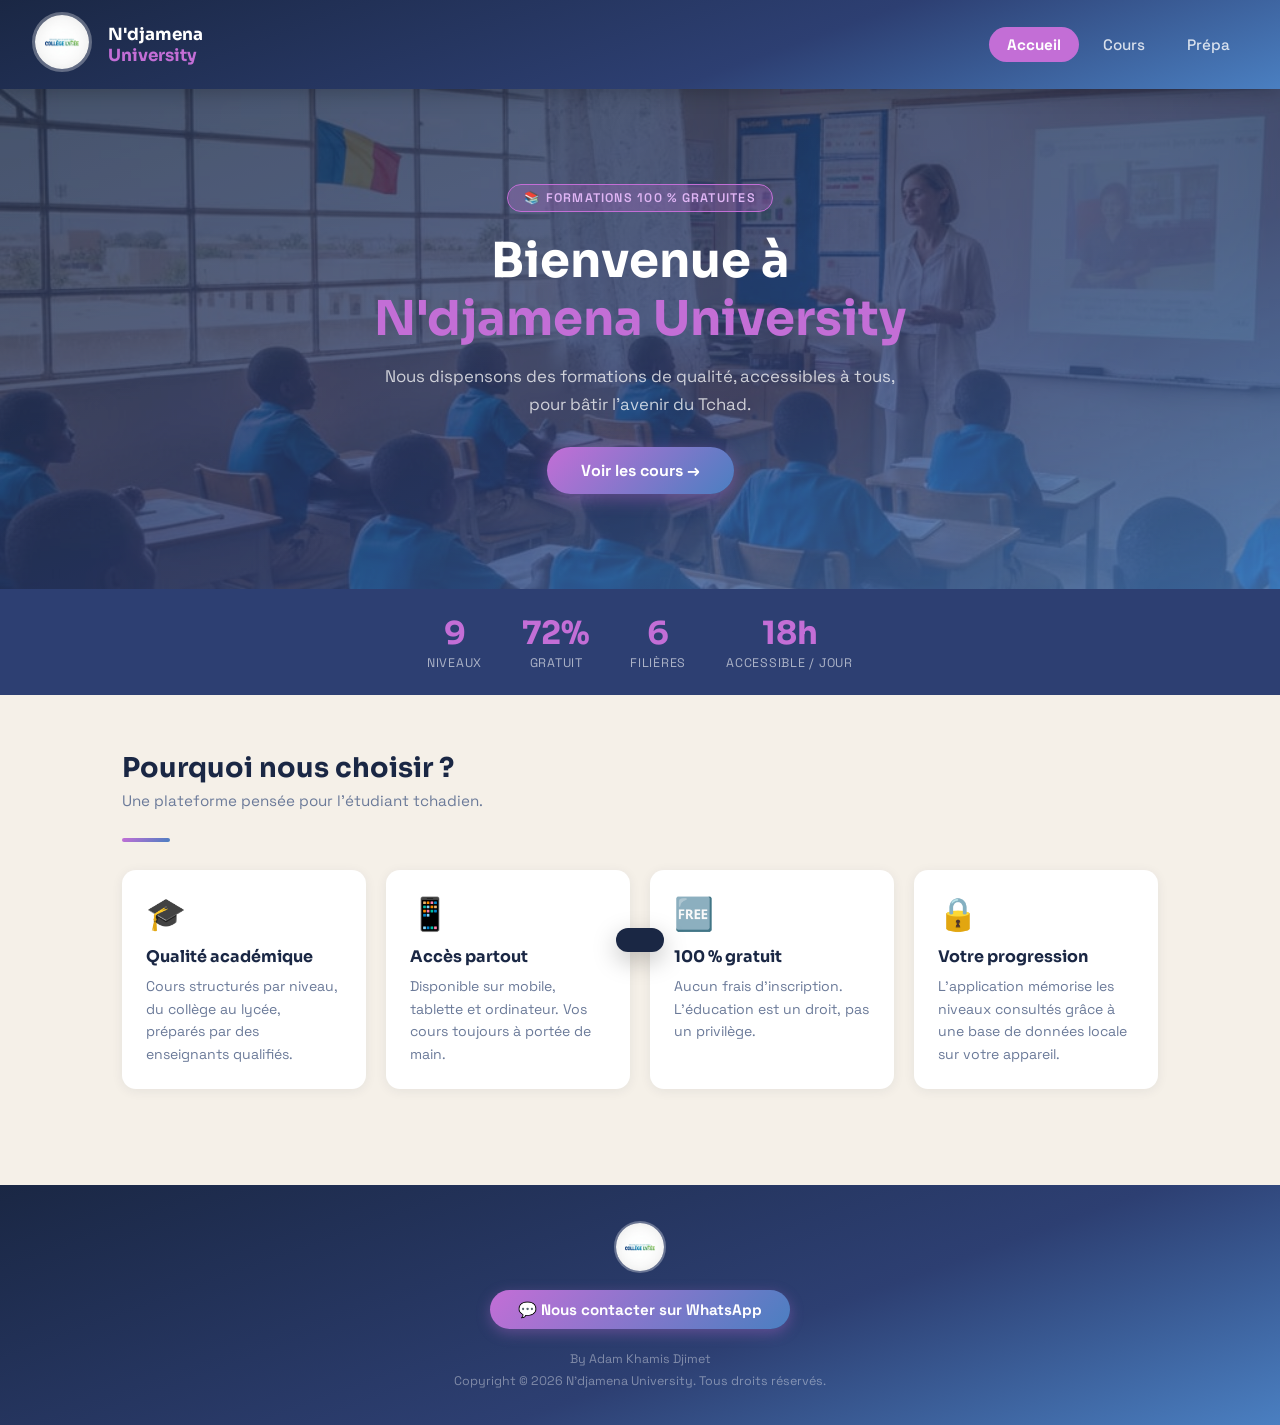
<file: index.html>
<!DOCTYPE html>
<html lang="fr">
<head>
  <meta charset="UTF-8"/>
  <meta name="viewport" content="width=device-width, initial-scale=1.0"/>
  <title>N'djamena University</title>
  <link rel="preconnect" href="https://fonts.googleapis.com"/>
  <link href="https://fonts.googleapis.com/css2?family=Sora:wght@300;400;600;700&family=Space+Grotesk:wght@400;500;700&display=swap" rel="stylesheet"/>
  <style>
    :root {
      --navy:   #1a2744;
      --indigo: #2d3f72;
      --sky:    #4a7fc1;
      --lilac:  #8b6bbf;
      --sand:   #f5f0e8;
      --white:  #ffffff;
      --text:   #1a2744;
      --muted:  #6b7a99;
      --accent: #c36ed6;
      --grad:   linear-gradient(135deg,#c36ed6 0%,#4a7fc1 100%);
      --grad2:  linear-gradient(160deg,#1a2744 0%,#2d3f72 60%,#4a7fc1 100%);
      --shadow: 0 8px 32px rgba(26,39,68,.18);
      --r: 14px;
    }
    *, *::before, *::after { margin:0; padding:0; box-sizing:border-box; }
    html { scroll-behavior:smooth; }
    body { font-family:'Space Grotesk',sans-serif; background:var(--sand); color:var(--text); min-height:100vh; overflow-x:hidden; }

    /* HEADER */
    header {
      position:sticky; top:0; z-index:100;
      background:var(--grad2);
      display:flex; align-items:center; gap:16px;
      padding:12px 32px;
      box-shadow:0 2px 20px rgba(0,0,0,.25);
    }
    .logo-wrap { cursor:pointer; flex-shrink:0; }
    .logo-wrap img { width:60px; height:60px; border-radius:50%; border:3px solid rgba(255,255,255,.3); object-fit:cover; transition:transform .3s,border-color .3s; }
    .logo-wrap:hover img { transform:scale(1.07); border-color:var(--accent); }
    .site-title { font-family:'Sora',sans-serif; font-size:1.05rem; font-weight:700; color:#fff; line-height:1.25; }
    .site-title span { color:var(--accent); }
    nav { margin-left:auto; }
    nav ul { list-style:none; display:flex; gap:6px; }
    nav a { display:block; padding:8px 18px; border-radius:40px; color:rgba(255,255,255,.8); text-decoration:none; font-weight:500; font-size:.95rem; transition:all .25s; }
    nav a:hover, nav a.active { background:rgba(255,255,255,.15); color:#fff; }
    nav a.active { background:var(--accent); color:#fff; font-weight:700; }
    .burger { display:none; flex-direction:column; gap:5px; cursor:pointer; padding:6px; margin-left:auto; }
    .burger span { width:26px; height:2px; background:#fff; border-radius:2px; transition:.3s; }

    /* PAGES */
    .page { display:none; animation:fadeUp .4s ease; }
    .page.active { display:block; }
    @keyframes fadeUp { from{opacity:0;transform:translateY(16px)} to{opacity:1;transform:translateY(0)} }

    /* HERO */
    .hero { position:relative; min-height:500px; display:flex; align-items:center; justify-content:center; overflow:hidden; background:var(--grad2); }
    .hero-bg { position:absolute; inset:0; background-image:var(--hero-img); background-size:cover; background-position:center; opacity:.22; }
    .hero-content { position:relative; z-index:2; text-align:center; padding:60px 24px; max-width:720px; }
    .hero-tag { display:inline-block; background:rgba(195,110,214,.25); border:1px solid var(--accent); color:#e0b5f5; font-size:.78rem; font-weight:600; letter-spacing:.1em; text-transform:uppercase; padding:5px 16px; border-radius:40px; margin-bottom:20px; }
    .hero h1 { font-family:'Sora',sans-serif; font-size:clamp(1.8rem,5vw,3rem); color:#fff; line-height:1.2; margin-bottom:16px; }
    .hero h1 em { font-style:normal; color:var(--accent); }
    .hero p { color:rgba(255,255,255,.75); font-size:1.05rem; line-height:1.65; margin-bottom:28px; }
    .btn-main { display:inline-block; background:var(--grad); color:#fff; font-weight:700; font-size:1rem; padding:13px 34px; border-radius:40px; text-decoration:none; border:none; cursor:pointer; box-shadow:0 4px 18px rgba(195,110,214,.4); transition:transform .25s,box-shadow .25s; font-family:inherit; }
    .btn-main:hover { transform:translateY(-2px); box-shadow:0 8px 28px rgba(195,110,214,.55); }

    /* STATS */
    .stats-bar { display:flex; justify-content:center; gap:40px; flex-wrap:wrap; background:var(--indigo); padding:24px 32px; }
    .stat { text-align:center; }
    .stat-num { font-family:'Sora',sans-serif; font-size:2rem; font-weight:700; color:var(--accent); }
    .stat-label { font-size:.78rem; color:rgba(255,255,255,.6); letter-spacing:.06em; text-transform:uppercase; margin-top:2px; }

    /* FEATURE CARDS */
    .section { padding:56px 32px; max-width:1100px; margin:0 auto; }
    .section-title { font-family:'Sora',sans-serif; font-size:1.7rem; font-weight:700; margin-bottom:6px; color:var(--navy); }
    .section-sub { color:var(--muted); font-size:.95rem; margin-bottom:28px; }
    .divider { width:48px; height:4px; background:var(--grad); border-radius:4px; margin-bottom:28px; }
    .features { display:grid; grid-template-columns:repeat(auto-fill,minmax(220px,1fr)); gap:20px; }
    .feat-card { background:var(--white); padding:24px; border-radius:var(--r); box-shadow:0 2px 12px rgba(26,39,68,.07); transition:transform .25s,box-shadow .25s; }
    .feat-card:hover { transform:translateY(-4px); box-shadow:var(--shadow); }
    .feat-icon { font-size:2rem; margin-bottom:12px; }
    .feat-card h3 { font-family:'Sora',sans-serif; font-size:1rem; margin-bottom:8px; color:var(--navy); }
    .feat-card p { font-size:.88rem; color:var(--muted); line-height:1.6; }

    /* LEVELS GRID */
    .search-wrap { display:flex; align-items:center; gap:10px; background:var(--white); border:2px solid rgba(26,39,68,.1); border-radius:40px; padding:10px 20px; margin-bottom:28px; transition:border-color .2s; }
    .search-wrap:focus-within { border-color:var(--lilac); }
    .search-wrap input { flex:1; border:none; outline:none; font-family:inherit; font-size:.95rem; color:var(--text); background:none; }
    .levels-grid { display:grid; grid-template-columns:repeat(auto-fill,minmax(150px,1fr)); gap:16px; }
    .level-card { background:var(--white); border-radius:var(--r); padding:24px 14px; text-align:center; cursor:pointer; box-shadow:0 2px 12px rgba(26,39,68,.08); border:2px solid transparent; transition:all .28s cubic-bezier(.34,1.56,.64,1); position:relative; overflow:hidden; }
    .level-card::after { content:''; position:absolute; inset:0; background:var(--grad); opacity:0; transition:opacity .3s; pointer-events:none; }
    .level-card:hover { transform:translateY(-6px) scale(1.03); box-shadow:var(--shadow); border-color:var(--lilac); }
    .level-card:hover::after { opacity:.06; }
    .level-card:hover .level-icon { transform:scale(1.15); }
    .level-icon { width:64px; height:64px; border-radius:50%; background:var(--grad); display:flex; align-items:center; justify-content:center; margin:0 auto 14px; font-size:1.5rem; transition:transform .3s; }
    .level-name { font-family:'Sora',sans-serif; font-size:1rem; font-weight:700; color:var(--navy); margin-bottom:4px; }
    .level-sub { font-size:.73rem; color:var(--muted); line-height:1.4; }
    .level-badge { position:absolute; top:10px; right:10px; background:var(--grad); color:#fff; font-size:.58rem; font-weight:700; letter-spacing:.06em; padding:3px 8px; border-radius:20px; text-transform:uppercase; }
    .visited-dot { position:absolute; top:10px; left:10px; width:8px; height:8px; background:#4caf50; border-radius:50%; box-shadow:0 0 0 2px rgba(76,175,80,.2); }
    .cat-label { grid-column:1/-1; font-family:'Sora',sans-serif; font-size:.78rem; font-weight:700; text-transform:uppercase; letter-spacing:.1em; color:var(--muted); margin-top:8px; padding-bottom:4px; border-bottom:1px solid rgba(26,39,68,.08); }

    /* MODAL */
    .modal-overlay { display:none; position:fixed; inset:0; z-index:500; background:rgba(10,16,32,.72); backdrop-filter:blur(6px); align-items:center; justify-content:center; padding:20px; }
    .modal-overlay.open { display:flex; animation:fadeIn .22s ease; }
    @keyframes fadeIn { from{opacity:0} to{opacity:1} }
    .modal { background:var(--white); border-radius:20px; width:100%; max-width:920px; max-height:90vh; display:flex; flex-direction:column; box-shadow:0 24px 80px rgba(0,0,0,.4); animation:popIn .3s cubic-bezier(.34,1.56,.64,1); }
    @keyframes popIn { from{transform:scale(.88);opacity:0} to{transform:scale(1);opacity:1} }
    .modal-head { display:flex; align-items:center; gap:14px; padding:20px 24px; border-bottom:1px solid rgba(26,39,68,.08); }
    .modal-icon { width:46px; height:46px; border-radius:12px; background:var(--grad); display:flex; align-items:center; justify-content:center; font-size:1.3rem; flex-shrink:0; }
    .modal-title { font-family:'Sora',sans-serif; font-size:1.1rem; font-weight:700; color:var(--navy); }
    .modal-sub { font-size:.8rem; color:var(--muted); margin-top:2px; }
    .modal-close { margin-left:auto; background:none; border:none; font-size:1.2rem; cursor:pointer; color:var(--muted); width:36px; height:36px; border-radius:50%; display:flex; align-items:center; justify-content:center; transition:background .2s; }
    .modal-close:hover { background:rgba(26,39,68,.08); color:var(--navy); }
    .modal-body { flex:1; overflow:hidden; display:flex; flex-direction:column; min-height:0; }
    .modal-tabs { display:flex; gap:4px; padding:12px 24px 0; border-bottom:1px solid rgba(26,39,68,.08); flex-shrink:0; }
    .tab-btn { padding:8px 18px; border:none; background:none; font-family:inherit; font-size:.88rem; font-weight:500; color:var(--muted); cursor:pointer; border-radius:8px 8px 0 0; border-bottom:2px solid transparent; transition:all .2s; }
    .tab-btn.active { color:var(--navy); font-weight:700; border-bottom-color:var(--accent); background:rgba(139,107,191,.07); }
    .tab-content { display:none; flex:1; overflow:auto; min-height:0; }
    .tab-content.active { display:flex; flex-direction:column; }
    .drive-loading { display:flex; flex-direction:column; align-items:center; justify-content:center; gap:14px; padding:60px; color:var(--muted); font-size:.9rem; flex:1; }
    .spinner { width:40px; height:40px; border:3px solid rgba(139,107,191,.2); border-top-color:var(--lilac); border-radius:50%; animation:spin .8s linear infinite; }
    @keyframes spin { to{transform:rotate(360deg)} }
    .drive-frame { flex:1; width:100%; min-height:460px; border:none; background:#f5f5f5; }
    .quick-links { padding:20px 24px; display:flex; flex-direction:column; gap:10px; }
    .link-item { display:flex; align-items:center; gap:12px; padding:14px 16px; background:var(--sand); border-radius:10px; text-decoration:none; color:var(--text); border:2px solid transparent; transition:all .22s; }
    .link-item:hover { border-color:var(--lilac); background:rgba(139,107,191,.09); transform:translateX(4px); }
    .link-icon { font-size:1.2rem; flex-shrink:0; }
    .link-text { font-weight:600; font-size:.9rem; }
    .link-sub { font-size:.75rem; color:var(--muted); margin-top:2px; }
    .link-arrow { margin-left:auto; color:var(--muted); font-size:1rem; }

    /* PREPA */
    .prepa-empty { display:flex; flex-direction:column; align-items:center; justify-content:center; padding:80px 20px; text-align:center; gap:16px; }
    .prepa-empty .empty-icon { font-size:4rem; }
    .prepa-empty h2 { font-family:'Sora',sans-serif; font-size:1.5rem; color:var(--navy); }
    .prepa-empty p { color:var(--muted); max-width:380px; line-height:1.6; }

    /* TOAST */
    #toast { position:fixed; bottom:28px; left:50%; transform:translateX(-50%) translateY(80px); background:var(--navy); color:#fff; padding:12px 24px; border-radius:40px; font-size:.88rem; font-weight:500; box-shadow:0 8px 24px rgba(0,0,0,.25); transition:transform .35s cubic-bezier(.34,1.56,.64,1); z-index:9999; pointer-events:none; white-space:nowrap; }
    #toast.show { transform:translateX(-50%) translateY(0); }

    /* FOOTER */
    footer { background:var(--grad2); color:rgba(255,255,255,.75); text-align:center; padding:36px 20px; margin-top:40px; }
    .footer-logo { width:52px; height:52px; border-radius:50%; object-fit:cover; border:2px solid rgba(255,255,255,.3); margin-bottom:12px; }
    .footer-contact { display:inline-block; background:var(--grad); color:#fff; font-weight:700; font-size:.95rem; padding:10px 28px; border-radius:40px; text-decoration:none; margin-bottom:16px; box-shadow:0 4px 14px rgba(195,110,214,.35); transition:transform .2s; }
    .footer-contact:hover { transform:translateY(-2px); }
    .footer-copy { font-size:.78rem; color:rgba(255,255,255,.4); margin-top:6px; }

    /* RESPONSIVE */
    @media (max-width:640px) {
      header { padding:12px 16px; }
      nav { display:none; position:absolute; top:86px; left:0; right:0; background:var(--navy); padding:12px; }
      nav.open { display:block; }
      nav.open ul { flex-direction:column; gap:4px; }
      .burger { display:flex; }
      .levels-grid { grid-template-columns:repeat(2,1fr); }
      .section { padding:36px 16px; }
      .stats-bar { gap:20px; padding:20px 16px; }
      .modal-overlay { padding:0; align-items:flex-end; }
      .modal { border-radius:18px 18px 0 0; max-height:94vh; }
    }
  </style>
</head>
<body>

<!-- HEADER -->
<header>
  <div class="logo-wrap" onclick="navigate('accueil')">
    <img id="site-logo" src="" alt="Logo"/>
  </div>
  <div class="site-title">N'djamena<br/><span>University</span></div>
  <nav id="main-nav">
    <ul>
      <li><a href="#" class="nav-link active" data-page="accueil">Accueil</a></li>
      <li><a href="#" class="nav-link" data-page="cours">Cours</a></li>
      <li><a href="#" class="nav-link" data-page="prepa">Prépa</a></li>
    </ul>
  </nav>
  <div class="burger" id="burger" onclick="toggleMenu()">
    <span></span><span></span><span></span>
  </div>
</header>

<!-- PAGE ACCUEIL -->
<div class="page active" id="page-accueil">
  <section class="hero">
    <div class="hero-bg" id="hero-bg"></div>
    <div class="hero-content">
      <div class="hero-tag">📚 Formations 100 % gratuites</div>
      <h1>Bienvenue à<br/><em>N'djamena University</em></h1>
      <p>Nous dispensons des formations de qualité, accessibles à tous,<br/>pour bâtir l'avenir du Tchad.</p>
      <button class="btn-main" onclick="navigate('cours')">Voir les cours →</button>
    </div>
  </section>

  <div class="stats-bar">
    <div class="stat"><div class="stat-num" data-target="9">0</div><div class="stat-label">Niveaux</div></div>
    <div class="stat"><div class="stat-num" data-target="100" data-suffix="%">0</div><div class="stat-label">Gratuit</div></div>
    <div class="stat"><div class="stat-num" data-target="6">0</div><div class="stat-label">Filières</div></div>
    <div class="stat"><div class="stat-num" data-target="24" data-suffix="h">0</div><div class="stat-label">Accessible / jour</div></div>
  </div>

  <div class="section">
    <h2 class="section-title">Pourquoi nous choisir ?</h2>
    <p class="section-sub">Une plateforme pensée pour l'étudiant tchadien.</p>
    <div class="divider"></div>
    <div class="features">
      <div class="feat-card"><div class="feat-icon">🎓</div><h3>Qualité académique</h3><p>Cours structurés par niveau, du collège au lycée, préparés par des enseignants qualifiés.</p></div>
      <div class="feat-card"><div class="feat-icon">📱</div><h3>Accès partout</h3><p>Disponible sur mobile, tablette et ordinateur. Vos cours toujours à portée de main.</p></div>
      <div class="feat-card"><div class="feat-icon">🆓</div><h3>100 % gratuit</h3><p>Aucun frais d'inscription. L'éducation est un droit, pas un privilège.</p></div>
      <div class="feat-card"><div class="feat-icon">🔒</div><h3>Votre progression</h3><p>L'application mémorise les niveaux consultés grâce à une base de données locale sur votre appareil.</p></div>
    </div>
  </div>
</div>

<!-- PAGE COURS -->
<div class="page" id="page-cours">
  <div class="section">
    <h2 class="section-title">Cours par niveau</h2>
    <p class="section-sub">Cliquez sur un niveau pour consulter les documents directement ici, sans quitter la page.</p>
    <div class="divider"></div>
    <div class="search-wrap">
      <span>🔍</span>
      <input type="text" id="level-search" placeholder="Rechercher un niveau…" oninput="filterLevels()"/>
      <span id="search-clear" style="cursor:pointer;display:none;color:var(--muted)" onclick="clearSearch()">✕</span>
    </div>
    <div class="levels-grid" id="levels-grid"></div>
  </div>
</div>

<!-- PAGE PREPA -->
<div class="page" id="page-prepa">
  <div class="section">
    <h2 class="section-title">Préparation aux examens</h2>
    <div class="divider"></div>
    <div class="prepa-empty">
      <div class="empty-icon">🚧</div>
      <h2>Bientôt disponible</h2>
      <p>Les ressources de préparation aux examens sont en cours de préparation. Revenez bientôt !</p>
      <button class="btn-main" onclick="navigate('accueil')" style="margin-top:12px;">← Retour à l'accueil</button>
    </div>
  </div>
</div>

<!-- MODAL -->
<div class="modal-overlay" id="modal-overlay" onclick="overlayClick(event)">
  <div class="modal" id="modal">
    <div class="modal-head">
      <div class="modal-icon" id="modal-icon">📚</div>
      <div>
        <div class="modal-title" id="modal-title">Cours</div>
        <div class="modal-sub" id="modal-sub">Documents disponibles</div>
      </div>
      <button class="modal-close" onclick="closeModal()">✕</button>
    </div>
    <div class="modal-body">
      <div class="modal-tabs">
        <button class="tab-btn active" data-tab="embed" onclick="switchTab('embed',this)">📂 Parcourir</button>
        <button class="tab-btn" data-tab="links" onclick="switchTab('links',this)">🔗 Liens rapides</button>
      </div>
      <div class="tab-content active" id="tab-embed">
        <div id="drive-loading" class="drive-loading">
          <div class="spinner"></div>
          <span>Chargement des documents…</span>
        </div>
        <iframe id="drive-frame" class="drive-frame" style="display:none"
          allow="autoplay" sandbox="allow-scripts allow-same-origin allow-popups allow-forms allow-top-navigation"></iframe>
      </div>
      <div class="tab-content" id="tab-links">
        <div class="quick-links" id="quick-links-content"></div>
      </div>
    </div>
  </div>
</div>

<!-- FOOTER -->
<footer>
  <img class="footer-logo" id="footer-logo" src="" alt="Logo"/>
  <br/>
  <a href="https://wa.me/23563512047" class="footer-contact" target="_blank">💬 Nous contacter sur WhatsApp</a>
  <div class="footer-copy">By Adam Khamis Djimet</div>
  <div class="footer-copy">Copyright © 2026 N'djamena University. Tous droits réservés.</div>
</footer>

<div id="toast"></div>

<script>
/* ── DATA ─────────────────────────────────── */
const LEVELS = [
  { id:'6eme', name:'6ème',    icon:'1️⃣', sub:'Collège · 1ʳᵉ année',   cat:'Collège', badge:'Collège', url:'https://drive.google.com/drive/folders/110b_bDhDWsl2E_wBkOXLW2j0eJE7vkTx' },
  { id:'5eme', name:'5ème',    icon:'2️⃣', sub:'Collège · 2ᵉ année',    cat:'Collège', badge:'Collège', url:'https://drive.google.com/drive/folders/1dXyLwWom_jJAfgvqno3IFfK24Y_eA6Vc' },
  { id:'4eme', name:'4ème',    icon:'3️⃣', sub:'Collège · 3ᵉ année',    cat:'Collège', badge:'Collège', url:'https://drive.google.com/drive/folders/16G9k5XErKwnDeDxwHq_Y8xp4Xe8HHNy8' },
  { id:'3eme', name:'3ème',    icon:'4️⃣', sub:'Collège · Brevet',      cat:'Collège', badge:'Brevet',  url:'https://drive.google.com/drive/folders/1P7I1EPmqEKAiTWFL7VehY2hUytuAkrBP' },
  { id:'2nd',  name:'2nde',    icon:'5️⃣', sub:'Lycée · 1ʳᵉ année',    cat:'Lycée',   badge:'Lycée',   url:'https://drive.google.com/drive/folders/19F7fjpLbJb3-9IUh-aDoPhh2deCNjaAh' },
  { id:'1L',   name:'1ère L',  icon:'📖', sub:'Littéraire',             cat:'Lycée',   badge:'Lycée',   url:'https://drive.google.com/drive/folders/1IAMOZkiTy1PEWtt6xJe__urztlajeT7a' },
  { id:'1S',   name:'1ère S',  icon:'🔬', sub:'Scientifique',           cat:'Lycée',   badge:'Lycée',   url:'https://drive.google.com/drive/folders/1rOW77UaguzbHvHEBv11ClWBRkNYGOMUL' },
  { id:'TA',   name:'Tle A',   icon:'🎨', sub:'Terminale Arts',         cat:'Terminale',badge:'Bac',    url:'https://drive.google.com/drive/folders/1FXJ-RImEs5ZL7NufShbE9xuxKIlZP4pA' },
  { id:'TDC',  name:'Tle D/C', icon:'🧮', sub:'Sciences & Commerce',    cat:'Terminale',badge:'Bac',    url:'https://drive.google.com/drive/folders/1ScYgDuRUiwtvGG_c1Yn7fmu5as8rcCu8' },
];

/* ── IMAGES (base64 injected by build script) ── */
const LOGO_B64 = '/9j/4AAQSkZJRgABAQAAAQABAAD/2wCEAAYGBgYHBgcICAcKCwoLCg8ODAwODxYQERAREBYiFRkVFRkVIh4kHhweJB42KiYmKjY+NDI0PkxERExfWl98fKcBBgYGBgcGBwgIBwoLCgsKDw4MDA4PFhAREBEQFiIVGRUVGRUiHiQeHB4kHjYqJiYqNj40MjQ+TERETF9aX3x8p//CABEIBAAEAAMBIgACEQEDEQH/xAAyAAEBAAMBAQEAAAAAAAAAAAAAAQMEBQYCBwEBAQEBAQEAAAAAAAAAAAAAAAECAwQF/[base64]/fmq5WS56LmjpNOS7rR+jcYsS7TT1rnqtDezqtFc7zWxLvOd9pvOVsmbNpYbOm+dLOt9zfm56jTwS7fzjlzm2dKS700q1utXAnRa+w2IoAAIACpRAAgKAlgAAlgAAAAsoAAsoAACAooAAAAAlHJ62l975aX30tKtXb2teNLp/euczqZdVPnX6WOsO594c65XQ2NfWcGXcsul0MeTOuX8/HR3y0vrd+JrWxdHXsxdPBnx0x627p2a/3trnW38ObO+TNz71y0M+znmuVny5TWxb3yuhnz/aZNLd+M71fjf+bnl5d7WZwZdn6XW0+t8Gvj2vk1suf6MsqdgAIAAAACABAUBLAAAQAAAAoAAFlAAAAFlAAAAAFlBAUAAAAABHB73G3y0+t5747+X2P1ob/m9wTQAICgAAAAAAAADBJnc3UxjuYuDeWfRXi9TpvNF67kvCxje0cWfz8uz94svq7pVsAAABAAAAJYAAAQAAAFAAAsoAAAAsFCJPHbz6HB5S9ufsej+fdDN9lfnV4ddjm+axejh6fZ8es9/fL+o4dsfPwec6c/a7PlfVc+gZ3ravL5vo8vtMvF7XHuGd62vwtf0+L0mtxbrHo9nyfRx09Gnn+Pfq4fP3v5PRbPlbL6/Dq6nL07f15u9vN6Sediem2/H+w5ekOffHqYOPnh6jNw+5ejX2PLSd3b8r6CTbNPXSuDl5cOhzvScea0/rLh44+rk3FwdTA79frX5l58+nm40Oztec7XTf1OLeeexOSjq7HB6W9b49GwVAAAASxAAUCLAAEBaAAEWUBQAAQFqDg+a3tD1+bP2Nnucungvjscbvx9dxN3g89N3R9xZwuT7zzudcT1fkuxrG1570Pnjrep8r6rl2Dl18xzenzPZ8/v8Aa4va83rDHXx2LNh93zOjk6u55vV5/f6LPTkcTb0/R4svRzdfn24Gn6tnerz+1w5eVsa3Y7+PH9dxw9vG7KY6UTfI5HZ42PL0u5wO9et4Xd1mvO9TmfePN6fj9bzeu2PoaHfxja0tzF078tsdHnjj9PM3vUau3jPDyY9jjy2b1Ho7crezfC+fp5OG/enPV25u5mWh00BAAgKAlgCAoJAAAoFAACLKoAAAICgfn+P6+Pb5vb72jv8Aj78/lellnK8n7Txfflk994H32NON2ePz35jf5+96vN1/Oeg89nXW9V5T1fLqHLr5jmdLl+zwei7XE7fm9YY6ePwZcPu+Z3c3nbjp6Lp+K9Xx7+bxnp8Xp9zX0fH9DrPJOnL1nE+/iXk7+hPR4/QfXnbjr67Jyur5/[base64]/OZ11/V+S9bx6Cc+vluZ0+Z7PD6HucTt+b1BjfjMObD7vn9fPu7vm9XH63259PG/Ozq+35/qdT66vk9vj/n0fm/T4+nlw5MdeTt6fX3yyfXXeb2a+wY6gvH4/Y4+fL0u9we9eoXpPNem4WefO3NPrZ45tjT2b2+H3jlZcuorNPpPn718kcXJi2efLevRdu2rm+8d155Prx+fpXovV20t01oNVAAAAAgAAEsAAAAKAAACgAAAAA815/9B8V6OPx2vOumevyvnInrfOeonDp4zp8759HL0fCwo+vU8j1/LpwPO+j85vG30+DdZ7215fPm9LldPl6x0N3h07fQ8p0Ma18OXF149fNxJnXd3fLb+N7nH9j5iT46vDdeXT50tz0MubHx9HH3NN283bcRjr3et431/HvkHL08jjdri58mxvcknWz8PPNeo4nb4euvO6/H62eT71c03uTX2rrNrbWO6x4Z8Zxky6HRjg58Lnz6t5LWutuee7d3xfqOPLqfPNa309vg9PeukO/WAAABAWAAASwAAAAWUAAAoQFABAUVHx9w4uv6NucLrZ2QTWty+61nz+z11kpjeLk9tc8P67TU42bpo1NLsU4jtLOLub1l5+v2Ccf57SuNtb6ErO+Zr9tvnxt3cSsOZnfInYb58i9YcvqGdBN4ef1kzyXWM8vPula2ya5W9nJiZS4sW0TBi2xguYYslLofHSTPNdIc/[base64]/[base64]//EAAL/[base64]/[base64]/AF2/[base64]/xAAC/[base64]/P67ZzXsTywX0BDwHwBSjxSjygSjwCgDxHDgBRzgBwHlvvbJPLVT+RRZ246/ahFKpf4bXhDgQjxTwADwHwhSDwTiiBADwChTygCABDSATDwBzAzzy3ofbjz3Sxzwzzzzjzhbafi/PpgDwgDwDShADQjwThQCgShDzwQwVn5oOi7hOLyH3xHXH7ldnx1zxRWKoiR+YPx5CAueUEBwBShUHyjASnQCj2kDzzXxw+ygdjg3FhTfTxqvz96OzMwbzT0K6H/wDi/kU9ng0voA8JMgU5Ep5VoUA8xgA8818so7fdYQZKJUme8D52WnwtHNV8Ks8PjdIPugSaTR+qAB8U8AUh8g8csQI8AQA88AAcw4tKMykf/wDFcPULLiqI1OjFPE3sR/0shPakHQvmcwHIHPAOAPFKKKAAPAFAPOAHLFgLkcHkKuwWiJfB5gyMDubAPO/W1QnTfFeTIamf8QKAPPQOFPFKKPNKPKPAVKFfOZ4EpDedPzXS/CzUgTQ4bfrwfPnXOkIUrn/[base64]/EAD0RAAIBAwICBQkHAgcBAQAAAAECAwAEERIhBTETQVFxkRAUFSIyNFNhsSNAUmJygaFCgiQzUHOgwdEwNf/aAAgBAgEBPwD/AJiMyRRXrLp+zVxkfKo4Q2SAgMmejViagtSzRFyoDOMKeZwamgKHUMaWkZQO6jaupcM6qFbTk5wTUduZDgSoDnABPOjbqLZZNY1aiCN/CpLY9JISUjVWxzJGa81kzJqZVCYySdsNyIqWNo2wSDsCCORBo2rjProWC6tIO+KFq5UesuorkJnfFCBy8S7ZcZFdAREJC6AEHA6ziujYxl9sasV5s/r5ZQF05J/NUiGNsEg7AgjkQa6E6dQdDjGQOrNdC+XHWvOjCwzgqcHBx1U0DKGOpTp5gU0J1P7KgEA70qFiQCNhXQnb1l35fOghPWBnkKC8sgeyaK8u4VpO9BCezlmiMH/Q7l7WWSSQNKCeQKj/[base64]/uc1G8XRNG5YesGBAzU08bibTn1tGM/lFSuHKY6kA8Ka4iKSKNWGXAXAAFNONMeB6wILfPTyp5weTvuc6SKMqkzfm5eOallVxJjO7A+ApGC6vmpFBwDH+Wlk2HrMMdlaxgdxoP3jYVqznJNahj+3H+mcNeBLoNKQAAcE8s1PYWtwNQAVj/UtTRmOV0JB0nGf/szKoyxAFS8RgTllj8hUvGJgRoiUD55NWvE7efCk6H/Cf+j5Ly683QELkk4FPcXdy43Y9irURbo01+1pGe/[base64]/WuL+9/2DyWXucH6BXEvfZu8fTyRf5Uf6RU/FbtJpUBXCuQNuw1LxG6ljZGYYPPAqwhEVrEMbsNR7zV9xOVJmjiwAuxOMkmo+L3K+2qv/FWEjScQV2OS2onwq8kaK2kkTmMYr0pd/iXwqe5lnYGQ5wMDyS+2ag9j96mTWhpDpZW7DV4/qBR11bRhpR8t6nWEoelAwOuoYFlUGOZgvUMZIqC0SFy+pmYjGTUUhlsbpvm9RIHlRTyLAGvRlp+FvGltIYEkMYOStH5UOEWX4G8agsLaB9aKdWMZJz95TZV7qnOZ5j+dvrUN9cwppR8DswDXCnd4pXY5Yybn9q4ycvB3GrH3uH9VXS5t5/8Abb6Vwv3GPvP1ri/vf9g8lif8HB+gVxL32bvH08kJ+xi/QKk4XaO7MQ2WJJ3riNjDbpG0edzggmlACqOwV0L3F66KQCztua9Cy/GXwq0t3g4kkbEEgE5HdU0SSxtG/I86HCbTsbxq6hENxJGOQPkkHrmovZ8kqaXNPlsZPVioVEaKDzY1fIzoWDZUdQ6zXD45NbMpGBjIPWKd1UEk1c+7y/oNLlWDDmDmjf3PaPCraZprVmfGRkUFr0ndjrXwrh11LcI5kxlT95ibXHG3aoq6QpczKfxn+aVWbOlScDJxXB2+ylX8wNcZQ/YN1biuHIXvIgO0mrxglrOSf6CPGuGe5R95+tcW97/sHksR/hIP0CuJe+zd4+nkhH2Uf6RU/EbxZ5VEuAHIGw5A1Nczz46SQnHKoX1Qxt2qDTu9rfyOBuHJwew1ZXJuYS5QLhsU3/7Ef+3/ANGr2R4rWV0OGGMGvSV78b+BTuzsWY5JO58jj1jUfs+SdQVFRqDIuaU+tv8AGP0oghs7gnr2BP7jY9xphoGwABGWx6vj2VjET7YG3Vjr8a1EpegknBOKRAZEBGxYV5la/C/k10aRwsqDAwaIIocPs8D7L+TUUMUIIjXAP3nhNyjx9Cxw6+z8xVxaW87ZkQEjr5VHFDAh0KqjrNW93DDfyFf8pzipY45k0sAymre2gtyTGmCdieZri92pUQRuCc5f/wArhZzZp3n61NZ20za5I8tjGcmn4bZ9E+I8HScHJqyYeaQb/[base64]/anZBkakUHGebMcUhDJeMOROaydQI5g151c/E/gVbXE0rOjtn1CaO9efXnxf4FWd5cPcojvlTnqH3kEggg0vELxRgTE94BqW5nmGJJCR2ch5Irq4h2SUgdnMU9/eOMGY/tgfTyRXM8IIjkIBr0hefGNNfXbKVMzYIwajvLmJdKSkDsr0je/GanvbqRSrSkg8xUd9dxqFWZgBXpK9+OfAVJe3UiFHlJU8xQyKTiN6gwJie8A1Le3Uow8zY7Bt9KRmRgynBHIivSN78Y+Ar0je/GPgKmuJpyDI5bHLyYFaRWheyiARg0EUchWlewUY0PNRRjU88mujT8C+FaVGRgb15rB8MV5rB+AUkMUZJRAKNnbEkmIV5ja/CHiajtbeNtSRgHt/wCWb//EAEIRAAIBAwICBQcICAYDAAAAAAECAwAEEQUSITETIkFRsRAUNHFygZEjQFJTYWKCkgYVFiRCVKGiJjIzUHOgMDVj/9oACAEDAQE/AP8AuIwSTTWAYN8qyHB+2pZypAzIViwZWQCrm8CpMsauSqElgOCkjhVvchxsOdyxozHv3CheowiKRu5dN4UYyF7zU12IhuMMpXbuZgB1RS3chvWi6NtmxSG4duePPlUN4BDCB0krspbkAcd57KN/[base64]/jlaIdHIokHUZgMHhmor4CKAYlmd0JGFAJwe3sFT3CwIjMrHcwUADJyaOpRrvzDKNhxJwHU9fGpb5I2cdHIwT/AFGUAhamuGDuElY4uIVxgYAbHAVFdlQ4bc7G4kVFHPCmkvYnaNdrBmdkIPNSozxqW+ijDdVyRL0eAMksRmo3LoGKMpP8Lcx/sdpHeQxRRMkRC8yGOfCpLN+llZY43DnPWJBBxintZx5wsYTbKOZJG04xQt7iNyYxGd0SIckjBWo7a5gETIEYiFUYEkcu0HFXFnczdLkI29AFJY4Q444FLBOlwjgIVMSo/[base64]/k28KtLKaF7YuV6kLocHtZgauoXl6HaR1Jlc57hU1nK6agAVzNjZ7lA41JYP00jCGKQSYPXJBU4wew5FNYymSUgoFM0LD1RgZp7CQ9YiNyJpHCtyKv4GvNJlWF44oldJGYoCQDkY54qOzuM7pNmTdCXgTy24/wBs1pLqSyKQKWJYbwOe2rXVL606hYso5o9Wsomt4pQpXeoOD/5ndEGWYAd5p9QgXllqOouSNqACobqOThybuPkubjoEB25JNNPPMw4n7AKTdsXdzwM/[base64]/KauNSVdLN7CucgbQ3eTjjX7R6j3RflNftJqP0YfymtF1Ke+WcShcoVwVGOfkvL+aKdo0C4GKsp2ngDsADkg4q/[base64]/VNan6XJ6h4VpHon4z5L/wBOuP8AkNaT/wCvg9TePkm/1pPaPjVvodg8ELlXyyKT1u0irfSLKCVZUViy8smtVnNzfTsTwViq+pa0nQreS2Wa43MX4hc4AFT/AKN2b/6TvH/cK1mFIdGaJBhV2AfGtNt0nvoYZOKMTn4V+z2m/[base64]/wAhrSvQIPUfHyTj5aX2z41HrN8iIisuFUAdXurSNSuLqSVJcHC5BAxTZLM3aTmvOI7PTIpWBIWJBgV+00P8s/xFaldx3miyTICAWUEHsIareeS3mSWPG5eWa/aDUvpp+WtOuXurKCZwAzDjj7Djyah6ZL7vCtL9G/EfJewdDcNgdVuIp5GfbuPJQB6hVlEIIIww60hq/WR4ywcbFxwHaa09H3MysMDGR307qqkk8qufR5PZNAkMCOYOaF9cd4+FQStLAWbnxHkF5P3j4VazPKrbuw/OXXazDuJq3YNDGfuiiyjGSBWor8pG33a0xhmVfUavmC2sme3Aq1Tdcw+2DWoelP7vCtMx5t+M+S9H73P7ZrTOFjB6j4+SUfKSe0attK097eF2hyxjUk7m5kVb2VrbbuhjC7ufEnxqWIpNIh/hYj4Gooo7/SYoyxAaNRkdhWtRsRZXIiEhfKBs4xzqMf4dlH/[base64]/u+kT5TPEZGBV4v73P7ZpL26iQIkpCjkMCrTULxriFWkyrMAQQO2psiR/aNR6pfoqos2AoAA2jkKs9UvmuYVeXcrOARgdta5ZPFKbhFJR/8x7jVrf3lqCIpSFJzggEVc3E1xL0kr7mxiuhki/R996kFnDYPcSKjmlhlWSNtrKeB50Na1P8Amf7VrQ7+5umnWZ920KQcAc/V5NS9Ml93hUN1PEm1HwPUKiv7npUBkzlhwwK1P0T8QrTgfPIvf4Us0atKpk2MLhmBxkd1K6Pkjb9rJxH4lqQDMZ7l4beJ93d66eVBld0aAkZ5uxx34pXV4r1l5GlbDZB4g157c/[base64]/LD4mv1Npv8sPiat7S2tgwhiCZ5+SW1t5mDPGCe+vMLT6r+ppLK1RgwiGRyNOiOpVlBB7KitYIjlIwDRRPoD4UYIW5xrnvAwaaBHxvyw7ieFCGEco1+AoIoBAUYNeZ22c9EK8ztvqxUcEURJRACaNrbk56MV5rb/QpIIkbcqYP/AGzf/8QARxAAAQIDAwUOAwgBAgYDAQAAAQIDAAQRBRASExUgITEUIjI0QVFSU2FxcoGRoTNCgiMkQ1BgYmOxNXPRJUBERcDwMFSQwf/aAAgBAQABPwL/AMwilZrdLalYaUVSJl0tMqWE1pyQ0vKNIXzprDbz7rwwIo0NqlcvddMOlplawK0EMOFxltZ5RXSeeQygrVshJqnEOasSjzrqFFxvBQ/85LPLdSSpooof/[base64]/ZI2QjdryMoHAgHYmkNTKlsPV1OIrWGlTj7YUFhA56bYlH3FlxDnCQdsSr7i2nio8EmkMrnplsFKwmnLzwnFhTiNTSHXJjdeSbprT6Qp2cYWlKiHMfB5NcOLm5fCta0qTXWKRMPqRgQ2KrXshZnJcZQuBY+YUpD8woKlsB1LMPf5Fjwwj/ACTngjKPzDiw0vAhGqvPDbrqH8i6cVRVKol3VrdmEqPBVqhbq0zbLYOpQ1w67M7qWy3TYPKGUvJByrgUf0NZSkBp2qhw+eAts/MPWLRSBNS61khBFCRyQuTlsNVPuYe1cTQDMzJK+QaqxPrSJVzXwtkTI/4Ux9MLdbTLFRUKYIQFKslQHIqsSzyFy6CCNSdfZE3MkIayShv1UxROMBtg4n1qVyAmJv8AxifCmGiC03Q/IIl0FUhMAdIxJOoVLI1jUKGJQ45yZcHB2RZfwXPHA/yi/wDTuk1pEzNgnWVQ+Q5Py4Trw7YYIbn5hKtWLWItAhWRaTrUVxMb20WCejFqLTk0JrrxVic+NJ+O58fYO+ExIlO5Ea9laxIEF2aI2FUWb8Jzxwj/ACbnguaDk1lFKeKQFcERJBImnwlVRTbDizKvP8ziajvjc5FnlA4VKmJaXZdZScouvKMWyAw02y+WzWoNddYkOKt+cSvG5vviSP3eZ7zFncVT3m7/ALkP9OJvjEp4otLi31CJxIykutRITShIgykvhqXV08UTSQlUmByKh7/IseGEf5FzwQwy0XHUOEhQVz0huWl0u1CiVDtrEpxiaHLiha0qtBih2DXCf8mv/T/Q+bJPoH1hEhKtLC0J1jthxCHElKk1EJs2UBrg94cabcRgWmohNnSia/Z+8ZJvJZLDvaUpCbPlEmuD1MNMoaRgQNUKs2VUquH0MGVYU1kyje8kCQlRXeE1HKYyaMlk6b2lIalGGVFSAanthplDQIQOWsLkJZasWD0httDacKU0ENNNspIRqBNYyLeWLvzUpcyw08/NhafnhmWaZ4CfOHZZl0b9PdDUowyaoTr5zD7DTwosbIzfLYSMPnC2G1qQT8h1Xmz5WtcJ7qwhhtsrKBTFDTKGgQnlNYDKA6XfmIpcuRl1LKqHXzGESzTa8SU01Uh1ht3DjGzZc5Iy6iVYadxhLLSWyhKdUNtpbQEJ2CEMoQtaxtVthEu22laU7FbYaaS0jCnZdkkZXK/NSkLZQtSFHak6oeZbdRhXCm0KThUKiBISwNcHvC2W1lBUOCaiFNtlxLlN8NkZJGVLgG+Ih6VZd4adcNSzLXATDsoy6rEoa4EowgoUlNCnZGTQHcp81Kfpi03yXckDqT/cMTz7PLUcxhifYd1cFXMfyEqSnaoCBNMVpj0ipKRUmkOTo+QecZd3FixmsNuY20q/[base64]/QdC1uNfQLrG4L3eNCZVWYe8Z0bMP3n6TFQBUxNzqniUo1I/vQBIiQfW6hQVtTyxa3Da7jop4Q79C1NjXndZnGPpuOwwqoJB5LpNeNhPZqunV4GD26rmwStNOeDqSe6Mq09qd1K6f8AvDjK29uznGy5Mu6r5fWGpNJ1lde6EsoTMUA+SJw0YVpM13JX9p0pHgr7/wAxtyYolDA5d8q5hhx9wIbFTGYnafGTWHG1tLUhYoRdYz2OUwn5DTyi038tNK6KN6LpWRemq4NSRymFWK+BvXEmFIUhRSoUIust/Ky2E7UaotvgMd5usbjo8B0LV439AusXY/5aExxh3xm5qz3nW0rBTQxmqY6SIFlTHSREnIlhRUognsi1H6JS0OXbclClkBIqTAsp6m+WkQqzHxsUkwpl1CqKQaxJsZBqnzHbFrfEa8N0vLLfKgkgUjNb/[base64]/q6x14GpxXMmsE3SjQZl20dmvvuttsBxpwfMKHyusZykwtHST/UW3wGO83WPxz6DoWvxz6RdYux/y0Jj47vjN0hxRrQn1Yppzs1XWU3vVOHuGjax+0a7rrJ4bvh07V/C87rO4x9Jvm2cqyrnGsXNrKFpUOQxlE4MfJSsLWVrUo8pulWsmykcp1m555LSMR8olZsrOFe3k0JY/eQe+J/i/mLpX47ffoOfDX4TfyD80fNX3T+83WUAJBnzunZFE2lOuihsMZid65PpC5VEpZ0wEmpKdZuRrWkdt9tj7u2f33WWaTrXn/[base64]/Cb93Ncyo3cz0VQibaWoJ1j8yXw195us3iLHh0LS4i/3C5n4rfiF9tcVT4xdZ3HWe+Lc4DHebrG459B0LX44fCLrE4L/eNCY4w94zoynFWvDB2m6U4qz4YtOYcbwJQaV2xuh/rV+sbof61frFnTLi1ltZrqqItb4jXh0bI4LveNC1fwvO6zeM/SdCfayjNRtToSTOTaqdqoQ6ovOo1UFIKmHd7vTQ7In2/hlKdQhG0RkGahWDXClJTtIEOulGTp8yqXTw+7+Y0ZL44h34S/CdFHDT3/mT4o86P3m6yzWQY7j/AHoWjxJ/w3N/ER4hfbZ+7N/6l1lis8z5/wBRbvAY7zdYx++fQdC1uOfSLrE4L/eNCY4w94zdL2blmUuZWleyMz/z+0ZnHK97QlISkJGwQsUWodpukTWUa7otNlxeBSU1ptgtrG1JF1mcZ+kxa/xGvDdKS26VKGKlBGaf5vaM0jrvaJdhLCMI1850LV/C87rM4x9J0ZprJPKTybRdJs5V7XsTrMY15ww4jTm8oa44/wBwh3BU5WXI/cISXEiqFZVvm5YDEuujo1DlEZRx3gb1HSMfd66gp1XrEx/02qm/EPOuJm0JCtWrVE/xf6hc0jKOJRXbGbR1vtGbh1ntDEslo1rUw78NfhN+b/5PaNwfye0Ik0pUDirT8ytFGCdfH7q+t1huBUspvlSr+791S2WyRdGPmiZRjYdTzoNwhlwOMtrHKm63VjEy32VN1iorNFXRTFucBjvN1j8c+g6Fr8c+kXWLwH+8aEx8d7xm6zuJteehOpwTTo7f7uspyrKkdE/3daXFD4hdZh+8/SYtc/aNeG6yfiO+HTtX8LzuszjP0nRtIfeB4brLG+d7hFf+Jf8AvNDR+9zHcI+2xKLbwVr4JgYSvV9i77GNrRxt94HLC6asse5pMJ3QRvQlpPvEz/0+uu/iZ4439MT/[base64]/Lt4AigrdZnGfpMWt8Rrwm6UmtzKUcNaiM7nqfeM7/wAPvCLVSVDE3Qd+hav4PndLv5BzHSuqkZ1V1XvGdVdV7wxaAcWEFFK3WnxgeG6ytrvcI/7l/wC80F4MzTpWDQ0gIlnt8k6+cajCgtIo6Mojn5RCdbG8c7lQgbciK87ioUw1tecJ7zqh2YaWtlKDWixE1xtvyi0OL+YuaXk3EqpsjOX8XvGc/wCL3jOP8XvBWHGFKHKk35w/j94zh/H7xnD+P3hl4Opr+YvMoebU2vYYnJN2VcwqGrkVz6CG1uKCUJJJiz5TcrNDwjrVFoyW6mt78ROz/aFpUhRSoUI5NCz5BUyvEoUbHvFABQRbvw2fEdGX+Oz4xFscd+gaNl8cT3GJjjD3jOjZvG0dxhxtLiChWwxMyq5ddDs5Do2bLLSS6oU1aotcb9ru0m/ho8IvtbYz56MuPtmvELrT+OPDdZe13yh9wtzqljk/2gWl0mhGUkXOQtnnGqEFxI4WUTzjbH2eA9GCpxQo2AhPSMK3Ek1ccLio3cyjgMf/AMgv5aYbVSmsRPj7t5jSlOJq8763yH4nl+ZLQhxJStII5jDtiSyuApSPeMwH/[base64]/hpjcTSTVtSkHsMUeApvSeeDKY/iuKV2bBAlJYfJG52OrTAZaHyJ9IUlKklKhtg2a31hg2ajrDGbUdYYzajrDGbkdYYQhKEhI2CFyDRNQojsg2ejrDGb09Mxm9HTMZvR0zDLKWhQf8AjiIg/r8Qf17SKX0ih/XdYreTFT+vQYJ/X42wdv8A+A//xAAtEAEAAgECAwgCAwADAQAAAAABABEhEDFBUWEgcYGRobHw8VDBYNHhMEDAkP/aAAgBAQABPyH/ANhE9B2y7lu7Tk4zGdVU75ljGJTpG8VwMBIE0d/aQlrW3WCWQaIqlUn/AG3aY9Ql8f8Agc/AGawVeMUQ3Ljf8Ldmet+0aZVFpq6jGyq+xcZTo021XyhylXPrHuhBUeomPnD0luZLekzj10XyIBA8szEZQrxRjCTbbwOcRaZt6xUaFJtLzPBFYCd40FjrKChc1swfIys9CGJ11xZoztGRs5EAMbgxELp2+ai/[base64]/kInPK2B8JlJpoep0m9/7FMoHazlULO6Veb8Jh3mH5umhZTAHjSxW91rwjA2rbxi7ARo4RCqhrfnOSrp0Ivi6aX8/wDVBvXqNsxc9yesxDrm/wCn9aKJyB6rvjOCFJu5ScLp1l47eYJMoqWjac8dwJ8TrMe4z4Hwi+Zx0Zx8/Sb0AZ0UUk35PPFm00Iek9S/c9G/UdbygzEBcObiuKnYVq84JXXHqnoX6j/Bn/[base64]/AMpSp+BvADY3/AHYjqxlQv0m/[base64]/KewN/U3DOXHTEihdoiOvCrjIspbWV2GcZ1ZPrNb89UrSnIuIBR3xd6WArFleAiny3tSvKWjesiCiaGlyl8S3mFEcdkQau7o3buNFTgj1ydEM8gAJsxKlTei51ZPMl1YdXyQXcPyItLY5BHyJveddBoGKo931IpdgI8xi/Isc1jJnA5Hd2HfpjPziWTGfCtE4nGzsW0m1XHYGUv2aEvRivO6LSABaxYH1+9K1QEaTjMraHeGWplUJelhTkhtqsfXRunN6FSGrIN2lTpnbnJ4SpWTdwMJdyajs8oC18sRlBb2zLTNiDnhB/02VP0W8biUuh6wZfYW6yUeEuX2PQPyLNf1OBpZlPIObPZ6mpeUdJCIm9W72ZWx/Q7ul0AjO1HCvyyRv6qRlxxTP5eH/DsMPzux+F56cOvbWfZM/1TFXko5IjnOfdgximwCOsjy3gvhO0OEJo6xbXMn1z30oYC8z5LMP8AfEcy5Dj2Nvf7LsFMPqQlmuDZ3mhHbZO90t1t7mbzP/Qi0pL33MseU2S7md+CK9Vm9SlLcKtq1AgwK4w/1NOrcw2zF9oaZTQwWBvkTa/kbdwq+jQa/wBg0EN1vFCcuT8gxFV3dAMVR8TfQQNzvIucordW3j2Hc0/Xdj87z09M+/YtnBU8NBDsr4BrWlnefeXCPdPft46T12FH6DTdaulObmum830mZUug/YaMvAc2MXybX67C2Lyxu6XxOnYHzOErQ9L8p1bX10wNvbzdLwfWm/OFnD708b4HeND1IkqtO5f66d4qRj8fGmx2He00dgfkeei14N1U+qP7iwPWVCBHDknXhPXTveL5vZ9d99EpaQj4BD6WXPauq4n/ABJqUP3Gl2ZsLJKSn6zRSKEVbfByJuEnLNx7BaFflSvE+AT4BLcuJwZv4LLhUHC6QkEgR2v8l81z0+d17HzHPRfP46r53B09b9o/h8JfZFaW+xL+Hx7LcvLH5kIySw3Mo3h/rZ9tjWd4d8Q13r37BLU8O0c32FYFxzu4y9cScZjHKNHvl01dxzIwYGbowRedMWAGxMQCzOrUQqGjzSpmvYielZh8TEvUjpen3/JdCB9dPCB5dgLP4p0VJy9zWoOY9mE7gK7Y9d7tafk+enP6Y6NLQmzIiYKJ0qL1lzuYjyZa9mKQGzuomueue8uc8+2uV5pKt0Olst8ztfd7EynN3kOlV8RtCpuPFiPhOUeDl8/xantvjFl152DHtG9ervnuIHe7dn9QOTY2HKMIHn3mYuFzaZer0CqSO+iuU+M5aVAUPEQGDtdl1VfkurlHq0vf+lqq+JPeJycekJgxvsE+OlJOReNtp1LfNnz/[base64]/CbM3cfw+OjVXPnDdluSR8k460szdxK7H16VUB6yotvqnBLG15al8Bz05R9vU6Wb8siGU3yl67dF6G9ptOhjoYv5djdwnoOqP3nYc0h0mHRzsO69550tRbZkzibS111vTnDHlG8k6CwMT4/Wbkib5r3UYDoQHjDYriIQqHTohM+BSbn5EPLPP9xR6LDUm1UYJnK3s/UE2hu+ZC23UrfsHEIy+wgAFAUEGfsl8W/75vPPstvj7SwDv++HYv8jaBJYUx4Nvu3sEp5Goesr7/wBr5DlqK7ITF8mEfl/fR+VB6Cowxfhx0f7gu35IxLBXwz/cLYi13wlEA4PDoQ+oGnIXl7IiW0b9ZmOlcuEIHw5qX2Dz3PyRyj3C4/fSNnrOnnw1Ajr1rxfHWqGuGweMY+Qo5BIiz8nkQkADYNLWqz1HmS1j0p9AT6glH9RPC/ElKE6ylP8AST6Mn05PikXlyri9FG7xT60iH9RPrifXEaCyreGi943EuP362TliCuVg4PijplzjY3I/4yfXk+nn08BBjtVQKNa/43HiM+hJ9CT6Mn+NI+Emx0NyGwJ9eRnfndd2NkXmifVoR7RUfgAHGWPQNp4kDPoj2Jzf3tz6KICEnRLPAMzgfJJ/hyfQw/xSfWkJnBG4170/xM+vn0U+ij9VXdf/ADiIthz/AD8UQWfz0TAGqGP87hwDqBFv57YSg/n7qHf/AMB3/8QALRABAAIABAQGAgIDAQEAAAAAAQARECAhMTBBUWBAUGFxkfCBsaHB0eHxcID/[base64]/64J3Y5Hjni68DUqV2M4mQ8fXa7wTvlyGc70cQyGQ7zexalecuLHgnYNeYORxcDvxjwCHa745yGU76c53u4n/gp3y9/PDPKK7NeCd+mQ8vvshzHgDu479Y4GQ75e5HxrDv9hDv58zrhVKyV56x7Tvy48wI4HgQ87YeYXgdmvl54t82fLiPaLxDxplO3jjH/sz5HWBK8qPMHyK6FjKutWpQNwfB0Jo2CWBz7XVLqUjvDXtOHKeGBbqGxeGwwZLhFihpbaqX+DhsolkVWo0Sz88C8qy5eNy8q4DEiQWjaMYGK+j8hiY3hQMwV0LIb05dCX/[base64]/ElILlG9GHbSin3ehCbuYP4ioiXawNyqFlRUrOaoIAKVQd6JvNQojaEacCaLoQ9XfroCWy/7d8KkBUYRWXCEiqJlrQD9RYX1vQjvqv1QkNtRJk5wXZq8UZW1G17C0g37TubYZDaFgQD0lRuZKtwfD+2JD1/ayqfcDDHU9Uo9z+4ENTECz8mE2Fl79LYtem2hgo8Ov7+kOtucPXOsI07VsBWpBfgI50uCqujNgoqwkHEfDvkQDYkusF0NqjBZU368/sOjARqtk0Xha6arZE2hhLfesMDInU7oIYXmqAS3HWBat28aV9aizcRe0K6jFclGpFgMVYh9Qjf0tTRcTm8CtT3ien2Vk2F3D9vVihUbGy94hv04pHpFCdcZBsbCQbTGkKnS2UJ6QVH8kYI6UFKb9KSoeiQVluKbJ1/[base64]/wBv8CJ8JZro/G1Qklb50dmJnfBOD5KZ7wMblmRI3DQtqVTSz3YZA+zAWK4H0lOJWRmk2lksyOF4hlSLLr+WiVnoRLfgibU9Iry1zVtg3GhV+z+IH9bmr7dcAIkHUKBsDpULRo17/uMbWot9StsPEuV8UJYFqaAIwEe6B/SWP5ak81thz8LIUprUInUTAhMfuCGGgu9A/Mmy+UwkCqDYo04MlMFc12AN2OzMLrRvG11GGN2fsx/CIOy7f9B1OSOzkFNK2qIetRhyNf3Sk1ZzVi6ftJTmtC8AcNBcUkDc42vxyJ166h/aWvvRXwYylu2jmr0Ah9Xz5/sGNVfzYCo+dEerV8LLvEsQNX1XkE1ZhJlUKQe44u6Om8E1a3mgQAEbHZwWAAFq7ARFoXOwjWqPQiv1Qhu/ft/zEQCNI6JAYoMHYxdNfLYPRhMCW0aKjTROaR+pYAYNStVXU/kYS7+VBAUeqowYgImyMXKFWgMKj9yUCvmR/wBmn/fy6p/hE5PGeC+KWuRO0FP3BNYRYdWPtjC6S2wLEgqj/[base64]/du4o39t+Jx7vdD1/aYM0pYPq/Q6sFw9q2xwChqRhFqq6eu+XCMAOSSAJkvtuuDCVgUESmp91/rBNV3L2oMqwfDdjAYqVCtYXYPW4wffS5QP0pYvRN4QptuP4JpwEjeNN+b6Q/2cGqfngN1W3dJeJZJgiy4hUrH8TBBATB+5+6jLIpzT0k0ESxIqgfVeq/xDcpKKsAizd3+RiJTLs6vw1Gn1TyLW48aN1M1dVWBF5JfzBlKgw7Nrii/5USLfnZSVj8sU5QSFYQiBpEHdj/u2f5DZUFVLb2PMLjX9g9skEX+3GY1B+pq9bBR3n+Vwo3aKvVZSmkM2l+oLUIHUfVeCZh/ZOCEQSYsMKEYYwbJCvvaoQff58Bw1KsftGpdQ6rf+m5hUquoNYMiY1YDKsGViQGbmqxENYf59xKqOtoPcG5Gif19G8YX8zVFrD5mCObbtzZA8t7Ib1nSEWiUQ/lbLjFeuEL99+0IuFkQUgxaPpxfMGO8/wB84MMN389jDi9aylbgTS0oW6P2FKhc/wCsU1KADYMDeep+XgvovzqE+u0S8KORwwGQHCDDPKIo1VhDxchdWUPhgvkBDZGO/v8AMRVwQBVr7o5Fx2BakqbjF3QPxJCv4YCNaxFIckyIv3Ss3YGLUh8LCxvmj2hqEU1XE/DsMKDp/K8g9WaG2zkyLYUjYwg0h06R/ccKOk0CQwk1fG7af8X/ACg/+GEGa2lTUKVv+ELAW80Db/KdZfgjQrpHRcHwT41Iftc0uovlfthWCPsbYz7VyxbjgFXPrOuU/e0QjZyd0S4ArkPtHPBhKgRKWudj+uPWUIOSBvxd1Q0DBCyAdetOwqHiNcDH60cjDT1i7jpkHuGyrnypqgkGo5UKTdw5EszuLfRrcfTANCmhsypEK6rKqEi7VuUk7WVH2KJ6sIIfzCI9xeRzEOZgHVYVwY4k6SbD6mATCDFEG3FIfMCKrv8AEPAPSfIISyMUj1/Ay5f+yPgMIz6DCSiaCxn8LDQwA41xRhjrISv6GuDNMXrurVD0JLsIdQirEEugFEVY/rEQpPuQQhh8TG0GJ+sBn8znDolpnmB2Jb7ltYYJdhfTZApWT9/9IMZkICIliQuTb0YXCoroDr0jZXg1NOubU3KYXqp1tOiVSVBbSmx6Dz9mP5W7IdwkH0t8WgdaXtO3bB9VqEN0LdtNELQqmBIhi4Oil1EOaEOri0V0KUCL6HNKgoi90GOpQb9AaJSLxXhviLiJlC+0ZJSrfQmsuJxb2vz6LsQaTUr3YtFQm5BdK70pqS4oI/wtwJyL5yE1/S0Y8I4ITiafq6RcHA/a54NRX7X78dJohQv2oXG7qgJVUKIsaI2HzrJ4cf5P9IEQKF5B+r1YkukUeyTMhV0MU/wahNWV+xsY0lSuiI5dRgQgmt57UN4jixpYEe2xAUiF/wC7JFiPu+jg7YfUdWE5T8T9eLfE73PvQauBCXAUxbtwiRe+3jcPEpjEpJTbzXGzzWbua2Lljb9dQl1G5VYVg9cvrfJQGNeri2A2AOQQLlPUh+OPrOiEEJC1on/u5/08LozLTbYY5Fwoy8rSf+3nPTBujpqSSz6OvA284XaxjE0AifNnLSE1CUWftCVoBSOoOiRQBJqjTLZSIssMDb6amBBEHNWroU3AoiWb2wE6EAgiIljiQwzYbbB5p/1eA7nUoqlin2fVwBE2ir6sdEhJ3ZtG9UjEHoD1Qb+5DoZ5ji/aEeylUsDmdf6RF1y/BCiJ6TrEU2lbiYlHWB6ipVxOiWkv6NTdDcezSJgcq4NAXCr2x6SE1vp268Q+J0K79Q7g9Rie1LUYSsDqwodsFwFA2HkIcYStoc5SpLBaDCVBlwo23OYkYBQAUBF0WhMhgEDALofjE9FQg3DC44QT1B+ziWDNk5/tzRdsf2epFwq0TR/pi4EUQC1vyc0R1NV4XLhAZfXNf6EMHVyvDeAXEVNYBU1/k/vS4n3+crdXbDYJvctz+sMFb7hIH3uQ8F9qvyVp+8IjTomhttv+4uOVNSvr3jT3nT/FEE0H2cjBY1rltrwkhs7hpjeLAoU3rlKI0hG8GmXfc38I4ODxzhlB2gBEbd5U+ODeKfWSz6MDHpdNAv3lqwJcLBxQ/AEdJHQ4Adj6S8YeTqQZT0CgDkBg/wAYBGhbJDPTe0kxI/UmiVZYoBlWmUqiR3815WCq/wDHnadmWh0AjinBXr3jAiGROZMTartlSAYQ570EGNWTyH98bH5skKTmQrz+yXIEOmVWnUnKYRNSf1YDv8GW4GNQYAAUBVYsn6gDQOZHFbZ7U3C1efgAHDdvulEGFhcYkrK3WkQH90FhzIWuPsOUY9bbD8lrjat/Vv3A5xC77lAe0GaF+tFDp8diUwsSwSaLDBEqjORZBOkb/mJz0oFLnVFqBerFObdABLWnwYf67D/V43afHiuFvfPiHxgxyVhfAvgrxL4lceu3K75rgVmqVjWU/wDA7xvu6+DR5S+CYw7Qvy9h2LcfL3hP/wAAmU89084cjgd9uRznmVdjuBlO73iHfLkeCd4vCO93I5TvVzMcDvhzuQ79O+nFjgZDE4evb7ncXI5zsx8vMh3q8EyHfDid6PgTvB4DwjzS5cvz1ymJkO73gOJ3i8UymY7pczkcpid0XleKd6PDch55fnq8AyDmO8XE8zuX4O/J18AZTMeAvuRhmOCdyOZyuU7vcy+JHt1crkXF41y8hlHAc98G+DeF+SX4K+AuF4uW/GX28vEcHIYDlO5LwXO8BwvhXw78TfYd8Y4V+AvwV+CuXhfgb8JeZcLyrhcXByPeV5HyK/K7wvzJy1PpKH65XiXmvLea5cvwN8C8b414X4O+BeS8943lBWiDVzwZsaeAcC/B3wL4F5r4l8W/DXxF4HJqm0747zvCcr4A8e5eW89+IuXLl8O5fAvNfCvPfAXgh52T3npj7rOaUR4N+EOzbzLiuS8lo2T3LnNa58oqtr4S898W5fjrly/E3Ly3mvBct4XnpOjLzoS+BeQy3mvKOa+BcvzW5fAvJeF5b8qvjXL86vhL4kyGQeFeN574N5b8wuXnvyM4V8C8Lz3Lz3LxuXLy3Lly5fBuXjcuXjcuXLwuXLxvLfAfGf/Z';
const IMG1_B64 = '/9j/4AAQSkZJRgABAQAAAQABAAD/2wCEAAYGBgYHBgcICAcKCwoLCg8ODAwODxYQERAREBYiFRkVFRkVIh4kHhweJB42KiYmKjY+NDI0PkxERExfWl98fKcBBgYGBgcGBwgIBwoLCgsKDw4MDA4PFhAREBEQFiIVGRUVGRUiHiQeHB4kHjYqJiYqNj40MjQ+TERETF9aX3x8p//CABEIBAAEAAMBIgACEQEDEQH/xAAxAAACAwEBAAAAAAAAAAAAAAAAAQIDBAUGAQEBAQEBAQAAAAAAAAAAAAAAAQIDBAX/[base64]/[base64]/TWdci/pUZsdOCiutRz9KLN1LjgvtZl5xozgADABghoQwSkhKQRUioqSEpISkECQilFFhW6mRZJ1lWOsLXUyx1OLHWFjrCwgFhAJkQkRcNxSzIkSEAMlTGIYIZCGCGgAENUJggBDQJiJMEmCTBACArfm657PJ52j0/[base64]/[base64]/RqaSLucg1jprYbwAA0QxAcvqc3O+hG4zaa9MMbxU9JZ1h0XUy3LnXE6Ndycejr0Vz5X0yhVYoNxFTRAkiKlEUZxIqSqA2gxjkpKSJQMcNgDGDAGADAAABQZCGCABMENUhoEwSYJMEAIBENCGhDQhoE0d+UD2+SXnfQcHG/[base64]/[base64]/C3S9Yy21aRaAANAxBVm0ZJekRLJEQkREaFRyuryTqtOwABhAAc/o8/oTRVaWYG4Z26bqpbyMrmcXKm1EbTiFVlU1zE1x6JNBZXaKSkSlGZnujZUZSncqbnZmshPGyMo6l8XXrEbaZTU4yjZTOM+W5QnR0lslKxc3oxuSu6nluYEpGSJDOuEpIEQqVKjz1cms0pup1m5j3IMBxnBcWjPoy9AB6POc/[base64]/UPjdbv558/o82ap7PE7JJxLJEQkRBoAAsADmaKbc62AWMAEwAEACrHtwzXSTLmuvQLir6JHJXXF4+T0fMlhLqV2Y7Z1l9mCB1DmAunwt0vQMl1lcGSrPpzyu/[base64]/[base64]/wAHvSsBAAAAAAAEw5siS7I2Mzw1hhj0CXmQ6wcZdoOHi9P5yzGTq9/[base64]/k9Jp2AAMAAOV0ub1ZYqwMtenMOnRnVSjItlCyxpwRpksRMz4OlzppRnDOiq6mLtOfRrMiLHyuryumOdZCfr8Xo5RPF7pSrZYqpTXK7HI7FzPNDl46bVx4J6m/[base64]/[base64]/[base64]/PdkWsbk4zmabaDU11UIuKUNJLO7NoTWCcyMqznJqduy6a41rJI5HpPMd9b8NleaKEZbZWa98+bLoVLzq9xmmzJLR8/[base64]/[base64]/[base64]/V5eRK6zO6uzj18O4hStxRGUHZO/PJNVmG3Wbufqze3w5ad2ffKPQ5y8vr35NWTzey1By6pMSM0yJKwonPLrOqXOsreomN51I1mOvLt1nt0XZe/HhSRy6X7OV1LLa9HPs5VGjNrKSDo9ry/p86CblpV6TNHWjHHajC9iMkdaMi1IyrUjKtQZ9MVVssyTZRTE0vLIy55U6iEJPo8yya7Uc2rG0BAmCGqAAAsYgkIG0SucLe/CjndfL6fJynun5/Tg6V78/pAWdCFTSEkREk4hIiiW3Dq9PmpV2X1+GFVdGWnfxd3k9+oI8PS0gZESbnIrlA68oypj9L5Jiuz8uyi1y7abMd3HvpLtnm9fNWzPLW0pZSVdzmz20ejgREXdbidLl0sA59I68ctZ9Fnzy7cuY5143Dq8/[base64]/[base64]/[base64]/[base64]/[base64]/pzn5ePoMWuWPq47vV5HEh6PLCqVfLsVTqx1SDHRDIk6wlCMsakIm5OAadvP6Xp8cBx7+diaqudedVwlDl2ELOpCYA0LqZLp6POlx7+jlntams3Ozd+CN/[base64]/PPmRvo9HnYi5AcRe946PN1ruPbzse1g688b2Wazk6WXR38xFx7+dOJNEJwmq4Shy6JEcdHKpy2uL1hyURzzy8/[base64]/[base64]/N2TULYMv5+uoyQty6zbfnuzSUrFl1S7Nt5PQ5Hq8UiJ7PHXXOvHWKa59EMVMABDEgQs6SDNBEo0G9q30+SEHCWalnmp5h8uxNKEouWTiHS7vl/UzpJEVlBksXKZXObhSYDTGV1S6YYqZd2eGiXLbprUsjFLM05y85dbNneKRHG7Er7HG+3pz5OH0kdY8dp7mDG6TNDn01qiebNJStJWX55x6cyucM6oSfq8puxdXOpU7ocu3FlWdOdrkSwpuriy6m1ZRdFhAiSSQ0IYgYgl0OdKOyoSmpwi0rp0lc6bUWXU0S9G7lSl6/Muze7wWWVWdeahOERGs7QEACiASazROMqTWdCaUaDpSS9PirI3zcObfn4972VyyUJSqSYNOw9T5Xs531qXNrNtx8/Ou+/[base64]/Pc3dDndH1eWAzryjGUc6iIzsAgQpRClBEqQs6K7K8bm4S1OlGL9PjWXTn59aWlx7ysru1mIKxtNBp1GE1jdTkc+kZJGnXy5TXor/N7F6/N13y8WXQpzrZu8/[base64]/[base64]/[base64]/[base64]/[base64]/[base64]//EAAL/2gAMAwEAAgADAAAAIdPMMMBHPCELMBaSovRm7eFNOKZQgggsrsmhsnpsivwU2wee2HEyzxiRb5IILNFiqvzjzz/8oggkvmlNL6dFfnE6DEEXhgogELELNCIJUljra2kGELptounn+V1111VYaPizxjwz/wD/AP8A/wC9Odvry9kH6SvWRUuaIxygTiDxEGqoIoSRRZZZZZZaappMJZpZYOtpqs6e84s88sIIABQyPvSy8EQa1Of8aLTQwxiRgAgDRRBhppZZZZZZCirgZzghiShzmdztdiz+fzjDTzzyjBlPvoD/AFUWINEwUEAAYwAcEYYYYskgkkkoqnzrjHiFD+EQ41dSZTzUjTNAYkOOOCC2IgYJfTQm+uCmEcYoAIAA0YYEgYEoquj/AH0Tnd+5cW26bHacwHMmRhcwO61dOhvus97kmmGK158BkkgrkqmjlPDPQdz837VpX/PoGNGKZ591kGXnAl/w7SKEY4Z7Mx4h34wx6100BDCK54WjNKK55dRRS5BjRKAMspipELNEW2+6qME63w7A9edbi4O0LsukZWqF7s3x65tlJEIXMoeauf0mU2qOEvjjspmjJECLb91llsvesr/6EAy6gg/eSs/+fk/woaR8tWWCOnsrJyKj3pN9y6aVTigjmpkDJJFFWW2yqtehPjgssgXOg08DQoHLjvU3kRVR2WuPQYRlqG1yMXx/x5URTEsjmpNEGGCKZZ5517DisBlrBnmgRTfOsgmJ8/iw9njL274K+9eOpgEPy/8A8cs3GQjDQzRiCCjxAlPvuusrj1QTG3nWhjDDASA6/wBiTmBW2gH+iLKiiw2isDRrXjfTLxNdNNQkQcVHE85bbbbb+bI88k9BkCKX7xtgPNNNA09AEzQp6JFiC05zXpDn/[base64]/EJxldN26jmNodjP0QMEv8ALAQLTWeSIisTznwN8uBHxbwi5zQlyRT8jhy6bB8DDALZA7vJHuf/ADf92H2GoAmy9RaFmoX1hgVr6AEeM4amBLPsKeOsadhmAdQPL6AAzIUwb6BIM0kOCOL4ChwDphkvUhwWvqmBFZD3d67tkieyox3+zR9mvAf/AN84KAwCO++6Avg9888nc8wwy48A81crP00UvMAWDDDj2M8jrmV6dBpR7GGya6r/AJ8XH4VmxPQffaZ5cOux1FIXKj3LrxwzNyCCCCtEGO2GQS04QOmNVYmXeSmkfcLSt+uy/wDznUMMII941iGJKDxCCFtq7644nWvijU0I1RdveeuChhm7DENamEiPlU2AyQab44vIfEMMMf8A/wAOwwww00QXAptPIAlRvsGMBSh/RUK28PffZ7oHT8qVBuROc9B1kL/v6T37K8ww9/8AW88sMd6EUlyLzwy7UzLP3QmodGyijUSU4Ba0z8BWFAqjJ2GvYz4bbuhnV8XgyEXcQge/vKRX2AxMU0tKLivtIyihMcZvwCo00ts7WHWGEXjw/BAvJUpU4sgkVaIpUMOUv3d/0u33XEFEYPmnw7EfccBS8Ct0X3bmW9/6IrVUpK3FREdnzHU28d4Y4DJL8j/CIvH8dAEFGt3nJTkg9+PtGexmb3jTIIJXrqaV/EtqJPT2JFprEkdI/IIBdBJJTKjvqBZBFx+SU2nlOqID/H9ekFmUBvSpJC2XbV+iAfyHE1/HCwLyyB1M/ZScoZoyeOcvhjvisZ75fBKZgLZq1zoJHl0y4BPbzvB0v75PyyvGoNGGwtIIQTVOE+GGH/OP+8mGlt8jl+uNCcYli1FDCpSO53OeousM9i8aGxxbWXLnrwDH6JDhEkHUHd0QAf8A99DEE74UPEr0AVbIzmswYNSxbySx6eTbQ10EQtE11gMYlYU9kcAluGkvXFmdPQWAAjEk4M8fn3FRDMQ9Ex+8X/Nl8nGgLBBN8peviASzFL/50UlZ9lL0thN5Nphd/wD+c5TPtnwx5Gl6Kncsgax++ePuMPR+CsR9RpMVWxqBFzo1edrm4wDbVyJEceRWcX3we38jqld8nwyulxzT2m2a+7QlYLS02vx/GLb660LhBDNke6HGop8w437/AOpB0HkLMo09vUrMdeLkEF88B4+OcstMmzg1324MaUE1SNVyNF6WB4I4PoDmGFjrZYpKaY1dI8+tthbvMO8eNnljw9pebpJNrg2xg85saWzALAxDhHDkW9XJtj4ZQ7IZYbqY7oafI/lE/R7UT1oAjjO9MisQ9UPAk3n5hhKQUJYIP+j6/HM2I5eUxV4PP/[base64]/NbMN887RlyfvCRNU43fwdCRSI+AuLiSzrs26EQs7zr36fIdpsj5x+yvV84tqJXpxzjJBjD9msjzqYDdUH3/AG7M9x0UXyiecMRQ7UdzvKDuZwhQ3YFNMF7We77O4ykIPjfZDqJi24SoI82UMJswc6vYQknwy2vEEF71yGSGTiwlkk1wafK4swaSIboubSRyz8IwWNPHlQeyAbXyx3+c/wDBH65YzXjH4e6pqvJ9/n8cI0p6qYN5vYGMPkRe5/PDqHg1mQh2OhWeAFg7AYCVtAN79NWc/wB2g1yP2c9gm4NR0CjQjUjkUAWAqZ1l3dnatPbmaxwvYYVgSe2LHj8fkAP3dkRUONZED0/o25OIr/mWGmi/UJaa7ah4GTjcYAASZBX+GEfCDSGBk+Hh3zhadftRqG9Xl7VmjW5ABlK97wR73+sJNaSijS3wRSgRe6Ok7ZW/CeasBnMddiWNxVQ2H1sVxVcW4bgTwlZJBnSMWcDhQ1pz1+AICB4hwAAizaE1s5WKFHWbEbg6ZEdBabfgPwQGHvsuPMTkNveP4tm72p7N+ClS96HPLsigDwwjCUHUfWk/KsOjIZ6oY5B/CES5fSGJ945nwCuVPCExVuoLsXwvzWTviZKpnWmlDzyglXFPHqI0PAbfPtMU1NTr6Nj0wLhfc+DJjsYYEWQDerzTf9YLLWXa78UzpjQgDTzzy0qJ7lkj8tipfsJPruzBWH9WDeIy/M76mrwFOkc/03lBeZMUDFnq9PdwBTiAxjBzxBXVVCHvBMu4Sbc47VCOhQ7of7cJZ/FChpL2MMI5fw+OsJMOZhDVQuKakIP8847Yjkn6uh3xwXtPKwCA+8HO1OAuq1z+U15B5yWc/LZ8Avne4onIROw7cCStEIeQwwCbbKF+ygmCC99ffnwxqM8OLwf2lSiFETqbU8JMOrad06CsRoBRSnsf5NfWMWhjzyBuREAgzhNE97wzxSyCrTNMowPyAAgB9EGygkmw1g/LwUw7Gn3Fu/b5ZXSGO9EI45tAATQEKqJ6xrWIUI5upEbFjDyxzBuEaraFKkc9t5lGG+Zs/KoXNQnYxauMhNc5vl9nHMpgly3u+2EWSkrgryQOYP2rMPb46pYeU7Ig20KaQ2G7wsDv0zG9Sj1E1vUkkPdiLImGaheWdOGf2m3C59UtFsYBS9X0mxF9A+QiVz+9HLoqTu31Q4H/AA7iKhCOsvM71rbBHhrufh7hcxZ2iiGucXfDzQaIoF9UwwnIAGb/AIXuvmB/Y/cfUnKMeSW6F/15K1YGsYx5fnOX711tSv2csv/EAAL/2gAMAwEAAgADAAAAEOcfTTJHINGHGuwDcQYVq6MFFH4kfPjujql56+3647F6/RXykwmWZYGIOgRRy4lIDHTzjisj3+w07xwQrUPxaeeNinq8V8nvGGGWbbdQ+oNp8kyZ1iEKJGFBQP8A/wCec8MPm2u82DLyzzzBR92G/tb8KWPmTaHA/vAQ0mkBpIvr3/ft/qgMMc8EAgYkjg8w88pTMUtsFDc2595wwyiWqJT5ej1Uh45NpTjNJV9V1FJZlRx3uMMkwggAhH5D949Vt5F10KWddgzQlROKG4wwAUs/F87uz1QlZIptFd1tVNxJtwwy+Ke6+/8A8c7mhEAJ072Jymfj0MDXkl+wcoKAs/8AMPe3gR+aZ7IKrmX98eN7rMOZL6ZoywENPiAXtVjf0esBIxmKKh6eVUf4OP8ADBwz7NJEoRL3vOh/[base64]/oQ48Ien9Icbg08w723c7UoDVBRxuQKpdZ15fXt9pIAIGjRrmf5BAW2MxtyzJwAy4XoI/iMBDD3KLMjljbCOiRa1HSA2W+yEQwkpLTzxZNZd34HqdFIwMPWsB6tB1BAu4hX6ovjT7DMshXowzxND+56dpWWfUqy/HXQYCKH7Vl7H047DSGbVHbq32n08C2uwbCw8utJN4aA5cUwOVSXnzyScTUWeJd6JJRMiCExXrqTZxrgARZG0rqJHQmo+iB0U7P8wrIAb/ZrnuADQz9OLBVMXy+K6psLaDmL3Y5RmjqtMMPw1FsbHIxINUZ1WOB/JZMDzrtOKGf0xukm8vtcxMSAXcK+W1RhORW4WNK97V6iSZHSInGRr1wjoVyPXi9+hejfunnVOTy+SEnHjIUHSs8i6jlaydimfm5wXg/2044jmYj69xWDXEZMHeClNBsYxM8xcNDBdMfsRzTfHEyaRLYg+WjuvKI/JvKwYo8LiP1Gu1kogaNtHgXP/gEUwAMYO8nMOOPHqfzDlpdBJgChz+skY5qpcNP7gVXPS7XOl01brKGayePDzgYDhZ04JTmm3AyLw6CChxuZHCtfCrHdhWQSvP8AZm+PkZ1nQkkQbdckTC4hcCmjMmn0cyUBhjj/AMJMCoCbGP6zJ4EtEWQjplg6oeNtdcVrZGOg070yeW4EISsZwgx3Gm87CyPMaZb77oIL3oMMIB1XSDFe86LzKrnrnQntnGg2hL5W6iMBTRs2AkBn7etGrsYBT905bDUz/wDIQgnPJBFW3G4BLLzTdSMDNG8lHhvKGC6AWUZY8voN6atOo/RyFSdaVYmQ77ApEMXKQpcvvDW8ZxsQ4LW8tJHdbkd0wevFTUIHLbWw8yhyWa6QwGmgB1iaiAOiIU612ZvxmAJ/7xhK8w0MAu39FdePlzGMGqInpkVVLIy5m6hxmntWFc+z9SDdNjn0vY5CC1ODhjhgMgYRiAVu8nM4WX6S8+fcR3o65awfrUwphMLUHdNext07MQsPTXKqr65RF/dIii4D6REpAHtLMJHLV2rOxl1JB5x079djjWXb0D48rdcR/[base64]/HwuRv5L8iZY+GN9kmLEvElXarVSgxmoJorvaxVtLZYHHHTT5d1JH211pZF8+9+tTXMT1QX6+OjEOXQcid641t+XCmALTX+nCL2TupaKgLkaTCGTHCGweV2ljgB+CkHoCWPo1cbZR4leyCNwD5N/HGkR92km8EoDzSZAwkUp9Kir/AHUxthBUJBNk++CmSSu5+gZmdMB+EYUq32aO8DxD1AVX8l45Rck1kDSLdxGDCGmDBfILUo7PbVD5nzumWKmuXeCg/WRE9NEDxZ5MOFT/AI64n+Ixz0AQJF8Wq2LQAiiskEB8egMRucori40y6rltrvW1VESsQtSFu6orP0IEyezDTooWUaw+MJq57U/mYSKOdOmVDw8CNHnimrk7/wCMY77G0iYVqqYeZC7BmKu5O8XCoF22C1bIgJShh5vb0slwN441JDu1pnzqpS/8cB3XTwBdvh67EdnDFNWgOmHB7FrPDk5GfAW1OMR9jLWX+Mpsfgt92APr7dR4tvzc45FqjF5B75Pd957mdYnXG2x+kO5aMonCPF5leKfGD0k7ngGJ9KY/sVLm5no5XpwFl1lQv3Bd7/stGObHgQFx8KUPpBGCdBT5iIEqWbFRntPfBivzHD3uu859mB4iUiIu7FqTS7VPnBTXjghwi66Mno9Tge0sDxHQuX5wMjjSEIL+MBhxCbC0rTlT1y3R1J2K/WMIRGrRACDPFJMYbaKL/wAvdjCUgHo8sqOXjAJgmRr3Vw8LWLXlG3LjwuDzuFqn9cUxisPIsbzM1wKJLi4MnO/bxhYHwIr2rSQSlLSwW2b4yg+HUUJQq/de+rkdQfgHS2NqP1v8co/zyEua2WEO9QR/y/ndON/[base64]/DNxTwuxovz2GRE5I6XaE/nI9VvMCuAuYKYLxvox4NfiGd0vOm+AUGauEN9T2B+uyo9zBHUy3oqz9WR/p3+ljF75dyJlj7lctWCG9gSg9bQ7/m5miFG67D+SorL1iDoxVCLBdf1O1Dm5qDin8jKuklgC3d3UVy5KqOh7loLywuSMz5lA+jjb/PbDuhdcpxdJ8auLajrr3MsPPDAOOeLkaNoY76HlX9+jTQsELI68ZC58htHw+OGz7TrKSFfF4o3RvE+iKJPR92tbIfKh3tWTbuUiPX30POyjIGwUSyuxdRyB8vx0zfHr3bDibQs2ROQ0u07NFzU+u5E5f0hwGfVKWKKDT/ALpUrs+ywRsSEb0k6cGMOfMc0+gljovmfEFqw1NAt4kA7Ax8COari7jxWBOnygcQiMJMcOq24aXtSFRISIcze7QIdvqwhkCsmfLHN2DtXCs/DGFWrROKdi3UDm7fvbTyurCfik/vgIe8NaYdXmEvHCq8WHHHcT1O8PHFiFHHpdhewLFsm4BB89nu1zop5HKf/wCHtJaGRv8AQgQY0AsmJU9GrLnb4Mcgug4wM4lBLEcjwoAE4GmRMAaeDbzLDR2LhgVpggU/a4oZl3NxJr26p81iDDeiTrDeLVVBjgHdWsr6CKdZeZMX7aedSf7Gv5FSmm/Fd9jkXT7bWBXxWxZh1uPYKvo8sw6FyjKPsZXbGv7OlYLlY2BkY/w/DXSLGJ9LvOl3mz/kDY+xvOQw4VRdE3e2Fs+bXkeYt4mrrs9jNKmGBTZ9wX8KwbehEsg7hxoP2+eZVsert7E0TCcqi9RXEEg40sK+Z1B8EQdnzPjS2nwSUBQPu+4tBh6sV8bhJzThVNZEF7F+laQYklQgOSsstTmmpIGH6mxdiRClekenaqMimSlXxCGK/8QAPxEAAgECBAMGBAQFAwMEAwAAAQIAAxEEEiExEBNBBSAiMlFxQlJhgRQwcpEGIzM0QENisSSCoRVTosFEY5L/2gAIAQIBAT8A/MBgcy4MtCIVhWW/xrzMJmMAMyyw79/yyh/NvLy8DTQy0IhWW/wS8zmeIzIZlHct+QD+UKggcH0MyqfpCh6G8sR+ZeXgYy4loRCsK/nGBBLAdJf88Hu37lkPW0KMIGYQVIKgMshmT0MII6fk3l5eXgMzTQy0IhEt/mX4AzfheX43A6yr2VXXy2aNSq0lIYEGc1xoRBUpncWmW/lN54hBUMFSEqfyry8vLy8DTNNDLS0tLS3+JeX437hZepmdZzJnMueFpiVvjKFxoRKmCw770wPbSVex6beRyJU7LxNPUC4+kPOQ2IP3nNHxLAyHZoAZml/zL8bwNAQeNpb8+8v3rj1hdZzIXMuT+Rif7rDQiWlo9JHFmUH3lTszDPey5faVOx2GqOD7x8HiqWpUxyVNrXEDJ7TX3l/zLy/G5maXHG359x6zOs5kNRpmPr+YmKoPtUH30mK1rYUg/H+RhsPSqU3zoD4pV7Lot5SVlTsuuuq2MenXp+ZDMw6rLj5prLiWlvyby/EEwNL9090kCZxOZC7QsfX/AAXwtBt0t7aTEYcUqlMIx1lsamzK/vPxVRf6lFh9RFxdBvit7wMrbEHuYTy1P1niVB3EqYLDvugHtpKnZK7o/wC8fCV0JQC7DXT0jCoujoYGEvNILCWUw0/Qwqw6d28vLy8vLwMYCOJtCwheFzLn1/x8Z56J+p4XjU6beZAYcJSvdSyn6Tl4pPLVDe852IXz0b+0GLonQ3U/UTCMp5tju9x3rf8AW/8AZCqtoVBEqYDDP8FvaVOyvkf94+ExNP4CfbWa31W0B+sDQMJYHcQoOhhUjvjjeX4E/wCSargzEtmFI/WXEvMwl+LKrCzAGUsNTc1L30awnIrL5Kx9jM2LXdFb2n4oDz03WLXots44f/mf9ndxSKzUbgHxx8BQbYWj9mVB5HBjYbEJ5kM1G4MzGAgwaaHWZaZBOxhpnSxBhDDp3Ae4YT/klAZihZU/VMvBlJhVorX40N636+41Gk26CHCKPJUZTAK6YiwYM2Xr6Tn1F89E/bWLiaJ+K3vAykaEHhX81H9fcejSfzIDEwVOoGNyCGIjYBh5SDHRlNoFuZksYLmHKTqsCAjQwowF+A4k/wCBb8rJil2e8rPXKgVFsL7xcUugZCIK9I7NAQdiD3aPmq/q7x/ux+jgVVt1Bhw9I7Ag/Scqsvlqk+8rNXU08yg2cWtBiU+IMvuItRG2YcLyh5X/AFnhVF2PvAtnhSFNNJknLhBEJg4Ew/4GvoYAx6TlP9I1NgCb/kYnWl9xBYqIaVI7oIcNT6EicqqPLVP3l8SvRWnPceamRBiaX1Eoupapru3G8vLw/wB0v6ZeXl+Ffz0f1Qw0aZ3QTk28lRh/5E/6heqtKVYoGzI3mM59MjeORc+8Xzy0tMsKx17h/wABfMvvFx2E5hQ6m9viP/1MP2lg6tkSjVJJ0bLZR/5gAyiwU+t5irZdLbC9vyMR/SMXyr7d4qrbqDFoU2dwRsdJ+Gt5ajCFMUu1UH3nNxS70gfYz8Xbz0nWLi6B+O0FRGxCkMCMvC/GrvT/AFDheX4Utm/UYyqdwI66z4odxLcOhlTY/wCInnT3mHZKNyKak+plXE12p2ZVAIhqIJXN6V/qOCi5An4emDYsxgpUB8LH7wLRG1MfczEqoCEKBcS8r/[base64]/DD5jK55fMt8IP/AIi4Wuy3NVF+15+HNzmrt9gBDhVvYtUb7x6SU61IKCLqxNzwYE5QDa7AfuZ/6dQFMMarEnYQYaiPhlKlh1bxUlM7Q5WWnkQDx9OFH+onuJ1PAiYran+mGlTO6CVKNMISBYxKSFFP0nJHQmcpvnmWoOoMBqj4ZzT1QxqimBludZp6y3cI/mr7TKZkmSAWlXZf1DhfinxfqMsPSMAGMMGw7lTytD3cuIPkRLdCSYox1rfyB+5hpYg71E+yx/OZh/j+0A0vPxCNUKhbQTGf6/s0CrYXe2g0lJFy3tEqZL/yg/1JmL/[base64]/y//vgTbKSdAy/8xsTR6VL39AYcSn+79jDiV6K0rVGqWsttb8KH9VPectpltuyj7wlB/qLMS6swym9hA15UPhMRQUX2mUTLMsAA4r527zf1k9jwIU7gTlp8onKTpcR0It4zvMtT55/NHymZqnyzOeqmJUUZr+szj1h1JjRPL3DsYw1Pv3BOYtt5zVnOEJBN5RqKmbNfWGvS6Kf3n4lPkP7w4kdKYlQczPcgXmX1r1D/AN05dLqWPuxnKofIIFpA3CgT7GWb5TLVPkgSr8omSr6Ccqp6rOS/qIKTfNOSerzkj5jOUvqZyl+sZltcEXjNdJT8g714vnbvH+qnse6+337qfF+oyw9J1MOpibd2oPG3vwtBRqnZG/aDB4ltqL/sYOzsUf8ASaDsrGkE8v8A+QlPB1aguLW+pg7OqdalMfcwYADeqn2mJwPJZFLXuAdBbeDBp8xgwdKfhaPyzkUh8AnKT5RMijpLS0tLcLS0tLS0ymZD6GFbTlL6mGl1zGKjWBDTK/zS1T1njl39Jmb5Zn+hgcBmJnNT1mdPWZl9RLj14Ye343DA/NK3Z9CoLlbfUaTFds4bC4+vhayOvLcqG3+8o1qNZA9KorL6g8H8st3FO/vwPmMO8Xc9wyqP5jS0wv8AcU/1iZcPs2Lf7GUMRg6KkCszXNze5iUezK1a16jF2OmoFzMPhKGHDctbX31vKjeMwXi1GLAZGA9Tadpm1ekP9i9w8DALm05X1nKE5S/WctZy19JkX0mUektxuI/mPFPIO/pmMsvoJy0+UTlJ6TlLOUPmMwqZcZh9b+MQdJ/GqBe3qxTqiZve07EqOuKYqxHgJIvvKeMNvF+8ZnKjSZ3+Scw/IZzP9rTmrFdddeszL6zcmGL5oOB4MozGVFssw39el+sRvO3ueGAF8XR94No2Hdid5yGttOQ152n/AHK/pEB7yeYQhbflWF7xvMeKeUd/4u9h/wC8w36xBP4rrZ+3scRsGVf/AOVAnZQJxYttkJlHxOo+oEfburu3vLD0ltYd51HdfzGVvJML/cU/1Rj4m9zw7NBOMpaev/E2VvaM9UsbAy9cjUERWYsNes7SH/V2+gj1AptA7W3iNe46juJ5uFiRCPBNZ06zmKIKgY2E5v0gck8TueNM3X7nv/F9u8WZKtIqbEHQwY/GA/1jMZ2JhcXWq1nZw7sWYgjczDdhfhmdkq5ri2otaUcLWSqpK6Ax9u6u7e/A7iEaw9OJ4O+U2CK2nUXlVs1Nr0lX6gWmE/uKX6pUetzGtUIGYwCsti9QkHaYCoPxtIZrkMLi/rG8re0LkMwBI1hqOdmaUxeom+4naVvxh9h/xHOY2IiVAt1I0iE5wel7dxN+A8hlvDC4hNlguRqBKYs0C3MAsR78epmWr6iZavqIgfL4TP50vV9Jmq+gmap8sz1PlmZ/khZr7azPU+Scyp8hnMf5DOa/yGc5vkMapd18JnN/2NOcPlac4fK05y+hj1VK9YKq/Wc1PrOak5qesSoviudzOYnrLhtoekMHEw+ba+kbm5auba+n7zCf3NP3jNaqRbXNKL8yoVtaYHD0k7QSooOZm1M0yn2j1VDMBSXQ/Wc8f+2kWrnZRkTcTtH+8P2/4jra5PrF1tDqFCjhbgm/D/SaXJO81gvYCWeIrBrmKNbw6kdzmL6zmL6ym6gG5j4pVO15+MX5TA6kXnMSGoBAy23hIzjXpMy+szr6zMOBYCVGGelb1l19ZcTSXEq+SZh6zMvqOD1LsbRXsRc2vLiFheN0ltIO5VJFrR2uCJg/7mn7wlMx/ljeZgNqQmCa+LpDJ1hFkf8ASYdWY/WGUPOvuJ2h/eN9v+JVVStzwpuRa40gIbY8U3PC38pvaIkYHMAJa1pfiNx3DUtvaGr9ITtH11mxGoiAkA3tKgt1gYynVsN4XJpswgqVNJmJ6zI1gc2kCH5xOWfmjZhbxQO/Vv8AxGZ+hiVQFF97R6uhsNYC5OpniDEzM/oIahtsL2iy+ggAudTEtedINoO5WBsthfWEeHfpMJ/c0/eOTn3FrxKaU6rkXzNvrMD/AHlH9UqXNN7b5TPw3/7af7wYW/8ArU/3iYcKwPNp7+sxwH4p/W4/4ldCyH6CImY/TqYfMfSHeLqOCcB/TlukO8PEwbjuNYjSpFve9zHNgIjht6cZEJBygQMoF76Aax6isbA7cGYk2AmGBFOx9YCJYQ24aSoNVguJcy59YYQbbw5bDaWX1E8H0n8u3SeGXWKVvpaHaCHfuVrhNDCzHQmYFb4yiPUxuxS7g80aG40n/o1T/wB1ZhuzqtKulQupCmOfA3sYRqDBF8w95jNcVU94BckxKQUWAlXRyBwpnSWi8De8DhTYmPVF9NYWYrtYQNbbWcxpnb1lMsXGvA8OSn/uQUU+eMqkAFoEpjZjNPmJll1F9xFRAdBMqfLGCLqREICm0u17Wl3021hL3tMz3taAvCG0ub6RgV3czMvVyJkW1yxtOUu+bSFEto0CUyBpOWnpOWvpMigHQSmoN9IwALWEXcQbQQ78COFUXRuHZ399Q/VwBl52jj/wwC8okMDc7AQ4ip0tKeJubMPvEsWWx3ImI1r1T/uMttNAI5ux950EpS0A4ZdbwoDAgHSMuZSIKNus5R9ZyT6iLTKm/A7HhkT0mRfSKo1uJlT5RAB6CWHoJkT0E5aw0lNrzIqgiBACD6CFbkazIb3nLa8yNeODce0qBmtp0jp5dOkIBp2ilQlriWURSqk3aArmvmjEEizERmG2YwMwF1NoCSdYBBtAIR3G1UyjhjUBOYDWJhK1Jw9OpTuNvFGxmPpi7PTt9IvauJU3Yhh6QdtjrR/+UbtejVQo9FrEWOoMv2Xe5pVf3EqHs5qZCU6im2h0iM6MCCROczXzG5hrqBtec97wknpL6Sn5h+aduGdPUTOnzTMBcmc5PWc9PrOevoZzx6Gc/wCk/EfSB863tDWYdJz39IK9Sc6p6w1KnzRWJ3MAb1gB9YVPrAusCwrrMhmQ5gYaYll11l1v5oCsTVYIRcQMJmHBtjBuYWboYzOF80LQcRAxAtMt0LQ8loVo5dILX1gAJAEVMuvdvLy8uJfuE6cLGDeNtLTLAsyTJAkGgtMpM5Zi0iToJyLbtDR+stboYP0tNfln2E+6zN/vH7S6/M0upIGp+85SKNrmFVPwiMxUkZVnNaI5O5i1SNItS8E6kwmZiIXJml9iTLk6BWEZTYa3hRjBSeIy5shFyJkpn4SI62PhELEGMLUP+0RYeFPzL78LS35op/UQoPWZgTvpPBNOgMsfkM8XyTX/AGzX5hMovq80+ZoSnoT95RtYkC3AiVSwtYzM3r3bxDZ1J9Za8aVhqDwUwGIYrXEvZiIVI0tKm0zWGpj1zcgW97xK1X5/+DKdYKDmN7/SGvSUXuIcbQv5olelz3YNudIMRTNvGDKtVNNRM4dgBKo/lt7TrwC6REbQzN9JzBOYszr6zMvrNPWX1M09eNpbuJRLC9iB9TPw/[base64]/sJZBvaYyprYGwjWOoN52hhENM1AbMdPeDBYhibUzGw9ZPNTYfaZGbNYbC5mFpCrXVTta5lgOGPpCy1ANQbHhhmKMWG4nOz0drEiGX2iOM4vLX4VTraXl/[base64]/QX4UdmiH+VDKaPUdURSWJsAIv8AD2NKhmZF+m8TszB0aCo/ie29zMR2bY+A295iMHiKd2K3HqPzq/ZGLoi9lYf7TGQgkEWMIlXRDwEEHc7AoZ2r1PQAD7xKYpjMZiawLnX/AJisGBEZJjcGDeolgeo9YHvsrGJTqMRemwHqRFRVGg4MAQQdjMRSOHxC6koTcTDO1HtCgymwY5TDZpWxbIAn0jZOhhfIRqJzKloSz6Zrw4ZD5jBhKIIIBuJg6Rp4wtmFmW0xRuVAlvWWEqWDGGNVFKvSY7a3iMri6kEcMQwFJ7+nClsYulGWJG0/h+hnxxYjyoSPc6SqdLCKiq1wlz6mYhgBKjFibzEqFrOALa/mmm2xc2mNwtAjVjeYpKtJxqcvQxmZtz3hcm0/[base64]/UWlMgKSTOeFpiy3i9oEf6Sz+G1NWg+IK2zGw9hG3jG0quCWH0hNzMbQLFXHsYaTiFGG4/LxFXXQxzmUMZjDRqUymbWDDN1Ihw5+acl7zlCNWKsRkOkWrfdSIGFxMRT/mX9YwMwh849jOy/BXqINiOGIbUCETKJbiTHlCtkqZpU7RFrBYcWxNwRe2sXFgJeHFqY1QMQbw8LcK/nMyN0E5YbQylQetVWmguzGwmBwVPCYenRTp5j6k9Yy5RoNY9AVCuYytSRaRRdL7yyLoqzEpTcMjKGFtbzE9mpTq3F8h2+n0lfCqnLyu1i1tZWHKcBrGdjfxFSwOH5L0WYXvcGH+KMCy6JVBPqBD2/g2Hnb9pU7XwZ8rt+xgxdKqM9N766zEVyQAPvDWsNo9Rn3MAgAHGx9O9VrlVuSLStialTS9l9JfuWvEpqtrJ94UB3hp0zusqUKXqsbB03FxBhTSa4PSYUlMUrEgCBwbazE1qS1ADvaGqjDSXERS/lBMXDV2UstMkDe0ZWU6giGVW0tL2EJvCYCwlwdxCPSUznQGW4GVQxYZQNYKLHztGXKLL1nYnZXIptXqDxkeG/QSns/0aMSWhZg2USsDkJgIBJPSI173O8emKlMgzE0Kl0XL5XBmNw9YuCEJAHSKjje/HDa5x7TCWD1B9IQDDhwTcMY1MKbXgsOCIXgRV4FFMdCvGztfKpPrYSo12h7lpcqbznOdlELVDu1oxX4ql/vOZSGwJnObokJqtuwlKnSN8xJIj10RdNLRnVyWJN4G+so5nIUG5JFpgcAtFBcakayohp+GnS31No9HMCzqQJXwef8Ap+EyrgK410aGZ6XziBkO1z7CBSfh/cwIBuYw00EoEiwhBG44HaM9njVCQJhjQWtTasfADc/[base64]/6gamV2Q3OsxHaVJG1RvtErpVUVU2lPEJkuWtMRiXqmw0X0lZTa4i2vcmNaMsWiTBTpUqK2HibrAYSfWFATMoC2iU7OpvwPG0xBs07Lwxw+DpKwsxGZvcy28YEb90ngw0l5fjaWvLHpMhmUDcifw1SX/qKnsODG0xTxmloF9WjYVASyAXMbw76RmzCwnYNIGtWc7qAP3hGugldC6ZVFrnWDCDrKiLSpHL5jBTAvfWVMPRa9kAPqJiDUpsVqUDp8QFxK9RXTTcW026ylURqa+IXtMbRu9xOWRMNTapWRel9YRpMTqDOzj/KrD6jgRCsbDU2jYYKfMYKarwDX3O0J1gYwOZm8N5TYE8DLS3DA0qT9oUDV8t9PfpCQoJJ0EoVhVzkbAw4hGXUiKytsb8TDBHOkOkzRTCVbcRVA2Jt6Ri1vDvMtY7uPtBRPUkxaQE/h8WXEel14VaovaYhrwuIjqZpKlZaaEmGs5qFjreNWv0nYQ/lV29WAmt4GaO5AlereFoTKiK62ImIpENlZRboYMKpa5sB6CHCUyLAkRuzj8Lj7ynRrYZi5QHToY3aKFbZGEavSdbZpgDTXOC41tCaZ2MyzLDpKp8XDpGEAMCWlrGDySkbOID3DKlUU8rE2sY3bqVqOU6NbX6zsOuavPBOxUiZheKcjZgftDh6wpo/LOVluDwPBnUaXh1I1j9OA0B4AS9jL+Iz8TTV8rGzfXYxaiN1E7BZeVVOYecRnW2hlZzmMrONrw6y0GIALBuhlWoXOu0sJadhXNCqPR7y3CqdJVOsJl+DU1cWbWV6XKe1+FTEqn1MrYmo53jGXiqzHSUBVTdj7RKzkzO46wuTvHfXUGZ6Y3MBUi4OkzoN4CzeUWE2HD/T4YSnVqsURCx30EfC4hPNScfbheZrvaY4eFPeJSpmmLr0lPEV8O5NGqyexlHD1azZaakmYfsHQGq5P0WVbKAgGwtK1JL+JRKmFQ+U2Mrq9JTccATCbqIIfLArHpAhGplr9IykWmOpeBXG40MzsNiZgHquSS5IEao4HmIjY/[base64]/SH6Yx8UwuEpUKYVVAAj1gNFjCo2pWVlYnfWNcbx6S1kKmVaXKco0sOkyFgBFpLEosdli4c9TBRpjcXgCjYWjKjbgGV8PTcFb2vKvZ1RL21mDo8qkARqYSSPcyul1nZxJwy/Q2gBM2mdvUyrYownMZGIB6ynjq6AWa87P7fOFdi1EG4tvaD+JsM/[base64]/kyokYEHw7zEVqbHLVpXI6g2MWgKhumi/WDDKNzeBEXYd0mEAw0x0JEdDbb7iM7qbEXEeqjDU2nZjkLUX63mcStXFmUdRDk6LGW9xK6kVDASJdfWfeIgZgDHw6KmhM7KqMK3LvoeFceGZTLHhYSpa/EAmcsmMGAsFgVr6wLDawlMjMDL3j7mMYyg9Z2GgfG3+VCYg0lQ2j1LGCoJdWhQGZAJUUDXjjcMK9IgeYaiO9rARiRGNhGNgXc2X0j1c50EYTE0BVS/[base64]/NfpMijzNeajygCNTWoPENZUwjjVdYVKmxERbmUaakaiHC0yNNJWweYai/[base64]/UReZTPgaLigdHFpWw4bx0m1nMdTZxKdVAel/rOaW4WlpYCNWResNd28ohp1Du05Cg3gKrOc3wiZXY3YmKijg/mMDWgdvWMSdTCdZe0LiXFhpraXgaK5vL/kHbjVxWWpYLeUgXQMBDmEGwnYx/wClqfrmWPCeBhMJhOsqt47RG0EzXExmqfeE2lFbkt6bQwcMS3gt9ZeWB6TIyk5DOdr/ADE+8r0lq+NDAa9PcXlPELsdJzUAvmjYjoBLVX+kWio31mgjVR01njaCmBNBCYvB+F4DeMJrFW+8J1vwtF0/[base64]/UokfpMpdq4Rx/UsfrKeIpuPC6n2MuI9UDaZuFUaCCYLtlmvTqjxdGjuC1/WNKB8J9+A2hlUeIiNUC1GUwEHbiAYVB0IlTC9UNpzK1LRtYKlR/pBT6kwADu2MO0AupEVeUxO4jVyzkxHVusKGCG8AMFMyyruZe+0Aieb8lr204CN/dxDbg6gqRHQKxh34AesyqNtIlWuNFrOPpeUjUCDOxJmdoK5A1EOLpVDlG/[base64]/tExFJtn/eMqtuIaEpUwDfixjwCDYQgEW9RMObVZYxwbd5nVYaxvpBUb1mczS95pCAYBaaQrw6zbgotG3MTYwQy3D0l4mrwwKzbKTK+aiLujD7SrXeod9OHZ2AqY6vy1NvUxuyMRhaYAIcDqIbjQy/C/GwO4jYSi3S3tG7P+V42BqjaxjYequ6mWIg4WEV6ieVjExtRfMoMTGUTuSIrKwupBjGwgGkcS2sBggwqKRUzbi9oKqw1AenG4mcR6h6dwGAwGXl5ea8AJaASwh3MXbhawljNIbQggEynoZ2f2YcQBUqaJ0HrEoUaQsiCVaFOqLMsx/wDDoclsNYN6TF9n4nCMFqrqZ/DGCajQerUWzOdJWlelSc+JBHwVM7EiNg6g2IMajUXdTwtAIBxZpUpI/SPh2BFhefgq1ukehUTdeNhAWGxlOudAWufrBVXqIXpnYi8y3MAIhFopuusQixvGqekDTMI+0Y2sIfyAOAHC0taXhMO8XgtoTNYNDGbwmYWlza1NPmaU0VEVVFgBwtDUpoJXo0K5R2QEr6xMSg8NspHSVK1zKjXMvLwmVqIYXG8tLQcCYxgW5iIFGojGMbx6Ctra0ei6/Ucbzm/y79doYtWovxQYskDMsLZjCSBpLngNYTc2EYiHUy0tLS0CwJAgmWaTcwCdeBPcEtAbTcwACGNtOxqebFA/KpPAx2sJUuTA5EzqTqIabG5DR0qDdYdOkuITLwizHiTGabymltZUqATMDwJloaCP0j4Rxsbxkdd1PdEO0twGgm3GxmQzKBuZnQQPfYQKdzCQJc8Fl+8YOAhX0lyITeNOwl/mVT7DgY5jCES0OYTmNGe+8ZEPSGn9TMoE5Sk3Ihop6SpRt5Y5I4U06wx1v1ljwtBFsIDTym41mh0tMRSpZdFAMZSDbj//xABBEQACAQIEAwUFBwMDAwMFAAABAgADEQQSITEQQVEFEyIycSBSYXKBBhQjMDNCkUBisTRToSRDwXOCkhVjotHh/9oACAEDAQE/APzLS3C8B439k/0FuFpYTSXl/btB+UGH5NvZtLS01l5fheX/AKC0tNJeX/MIgMtLcbS0twKSxEzMJnEFvybS0tLS0twvL8b8bflkn+hI/ItLtLiFRMsKy7CB+ogI6/l24WlprLy/C/8AX7e1YxO0aDb3WK9NyCpBEyDlMry9txNDCsKzUQfl2lpaWlpeX/q7exaAGZTMssOOYzCufuVYjcEynjsQn7yfWU+1SPOn8Snj8M/7restTcXBE7s8jCGHLhaX/LtLS0tLSwlv6a3sWMymZJlEsPyMJ/pMSIDM0zRK7obhiJT7TrruQ3rKfalNtHUiJiaFTZwYq3F7wqZYTWXl/wAy0tLS0t+ZaWlvYsZlMyQKJp+Y+ExCb0yfTWYO4o4oEft9q8DG8xGJqU3XKxF1lPtNx5gDE7QoNvcRWpP5WBmWW4XImaAj8y0tLfkacLzWZTMsyj+iTGYhP339ZhsSa1OoXUaTNgX3VkM+6Un/AE66n4GNg8Qv7b+kKspsykcRMb5qfyS8uYHYagynjq6fvv6yn2oDo6fxExFFgHzAKesFjqrCESwmsJMDEc4H6iBgef5REtxvNZaAS39RgPJXHwHFatVPK7CLjauzBWE73CP56JX0ncYZ/JXt6w4KsNVsw+BmMVh3VxsmvtX/AOhHzxajqbhiInaFddzf1idpIfOhETE0H2cTlCPhMss0DEQPAw/JI4j+qFGmRMImQ1R8JlMKwITLHiruhurESriaiCkRY3W5n3ig/noD1EKYN9qjL6z7mx8lRWjYesu9MwiD/Rf+/wBnC1HC1rHZImPqr5rNE7QpHzKRFr0X8riWEyTxD4zfXaXYEQMNbiaHnLezaAQD+qDkTCMWd/lhcWtDYxGUCBkMdbG/HEeSh8nsLXrLtUMGMY6VKavM2HfD3KlFzcus+70m8lYeh0jYWsP239IVZdwRww/lrfJxuYleqnlciPjKiFQQCCoMXGo24IiMpFwYTYTPcQkCKT1mc8xA6n+vFTBP5kKygmHDE03vptGwTkkq6mHDV1/ZCrDcEcLnjX8lH5faH+jPz8Fd12YiLiqw0JDD4zvqLeeiB8RKK0GFXIzC6m9591fdGVvQxqbrup41/MvyCCUjZV9IWusDwNrM07yAg/0txM4neCZyfyMH+t/7THJDtY84K9ZdnMGMq8wpnf0W81H+JbCNzZZ92Q+SqDDhKw5AyujhKXhOg42luC/6Vvmlpbjh/LW+SAkQV6o2czvwfPTUwfd25MsrUQ5XK48o0M7iop1WJew9IxOSCXmaBoh/pH8sKKArFmtzAAlcg1F7vwrzBa5Ma9zq30lLNbW++l/btMJ+sPQyoPG3rLS0txV3XZiI9eolOmQdxrBir+ekrQPhG81Ij0ndYRtqxX1E+538lVGjYOuP2XnduuGYMpBzS3C3ChtU+Q+zW3X5RFdhsTEbQT9sGxgPAbiU9x/SP5ZjHfEqiZiiryXnKWGorUBDMSIKbEXmUq9uDGyk9BFr13UFUQAi4uTM2KP70HopMy4g71z9FAmFLk1QzFrNYEy0w2lZZVH4jevC0txtKg/DpekCEwUWndNCjDlFqVF2ciU8RVFBmJuQ3Ofeb+ekhhbCtvSI9DO7wx2qEeon3W/lqIYmHqpnuu6mFGG6kexW3X5RAImw9Iu0Gx4Xg3EQ+If0jC4lJlRXDUlbMNCeUFEA3gLgAZ5lucxJ4VTalU+Uyl+lT+UQGxELeECYTzV/nhwlT4SlQqJVUkaSrTfOxym0ynpAjdJlPSW4KtzGS60xAAPY7sRVtQYfGGmZlPSCmSIQRKDMC+p8sFeqP3Tvr+ZFMzUDuhHoZkoHaoR6iVqVyuVh5RBSYbiICAIpnvceQiedfbyv7h/iZW5j+TaEEQkCd4J3ghqRdbQ1lB8pnenksUsyhsyLASQ2oPxHA7GLjazVigo6A6npO8aVzXZLU6hBmDWqt+8cknkeXCv+jV+QxPInyjjg963/AKhgrVhs7SliKpcAtcSpVdXIE79uaiCsnNJnpHkRCtFv3zuVOziJRYcrwq1l0mvQy/sA/hN6iZxM4meM15R8zfKeAHF/2/[base64]/MeLbj0ErMFW5iFC97G/xiVtDmtaBFzXAi7CEMVW1cLvcZSYxNyRrKXfMt6gF/hKIsh9eDbEdRFzsADSK25mBGgptFDWsTwxf+mq/LBiaXUn6GCuDslQ+imd452oVf4AmDR0pnOtiWJhS0pDxiVGIdpmMzGZoTfi36ScNONon6D+o4BmGzGCrUH7jO/fnYynUBJvTXblM1LnT/AOZ+CfeEyUuT/wDE7oHZxKlNjlt0ndnmIPKIkfzcRByg2HsGVKV3Yiotix6zuRzqfwJ3Ke+f4jG50jgm1oUZrXndRaMCkW0MFMe4P4mRuk7toKbTIObCWT/cWXpe+Jmo+8ZnpdTO9pdGnfU/dM75f9ud90QTvj7onfP0E71/hEVr2INoqWf0Mq+c+1aN+kvtJ+jU+nC0tLSn5vpLH2H/AGfKJmMGqiLsJU34jfgvlX04aQ1aQ3df5jYrDDeqn8iHHYYf9xYe0cIN6n/Bj4mmhsb/AEEONTkj/wACHFk7U2mFxnehiFtYka67T72/QQ4ur1hxVb3539U/vM72of3t/MzMeZ4Xl+N+N5cTOg/cIa1P31gYMLg3E79ugi19QMsd1BsVmen7kzUvdM/[base64]/3twPAcXfKpa0+9H3J96fkon3qp8IcTV6iGvV9+d9U98w1H94ws3U8bHpMP+inAbiVfN7dz3Y9ZmYfuMFSoP3GCtU6zv3+E789BMW4bA4rw2/DM3J0n2Zcv2RRz+81v5mCwtLFVjTqoHUITrMf9mcgL4Ziw5od/pERA5GY3HKd3T/3P+J3a8nWdyfeX+Z3LfCMjaacplbmINhBtG8sPAQSm5CrrFYkyv8Ao1PlMXyL6Dh2hpg63ywnUQV1CKAF0O8FQZrzvhZtBqJ2b/pj8xhh4DheVj+Efy8zWIvKP6SenGr5vb/7ftYk2wOL/wDTMJ0M7Ap5OyMGDuVJ/wDkSZ2Rf76h5qpnaDGjh69VdhSZh9BKfm+nstsvpLmDaLtD5Tx5cKXl2ib7TE/oVPSAeFfQcO0yBgq2vIf5mhZfWfgqFzOBpM+H99f+I+HdKZc02AI0JGms7NP/AEn1MSizi9rwooNisdLWPI+xW/TPDlxG3KFL84UUbkzuh1MNNbHjT/TT5Rxqjx/SEe1/2/r7Sor0aysLgixEbszAEW+7rMPinoU0poq5UUKB8BOze26OGqM1Wk2oAus7Q7d7NxHZ9anTrHO1IgDKRvKfmh9htk9OC7GLtBxWCIhb/uMvwBlMMtRfxGYdDMT+jU+WKaAyIVGbKJeibhUGk7QUfcq+g8kTzL6iItAqpekGNusVMGqWOGQtbfNz6yrUbu2GbTKZ2b/ox9f8ykMqhusrUC1mGhlVAFAvc2v7FfyfXh+2WvEpKBrvHQA2Ey67xvLDfSEHK1xy4p5F9BM9H3T/ABM1DoY5p38U/APKWoTLR6mZKXvGZKXvzu6XvwIuW2bTrO7pe/O6p/7gnc0/9wTuU/3FncL/ALixKYCMMwndf3rO5/vX+Z3J95f5ncN1X+YlJg3KGi9+U7l/hO5edzU6R6b+Gw2E7t+kAK7xecG8O/AQRCoBvKeXMsxX6D+kOIyulMINVUFuesXFPWYJYeGwH1Np2gCMNiAeSkGC+ZfURKbFVJqNt8J3X97R0KoxztsZ2d/o1+v+ZRYMi26CVDvNbsWPsV/IPXhRALKDteBVA0UQizGVraGZk3vHZSNDHY7QaI3pxGwndv0ndt0lVCSLSnhmcXvafc298QqQZlMyyx6Qfpn1lj0mU9JlMtLSkPBV9JY9JY8NZS84hBvMp6HgqGOpIFuUtFG8Wc4w14iUSBe6g+ovKdjfwKLDkJiv0H9IKYIBza2i0VB/Ut9Jj0AwVY57nKYhvUQf3CDyrwq+RvlM7P8A9Gn1/wAzD1HDhVjSqguQDCCNxL8MR5R68KPmT1lStl0EzX1jANBSUQItgLSw6SrYU24DfhlU9ZYfGWlNwoM7xSto3SU1vDQvzj0j8JbLylx7kUL7sLLewFjGf+2b8jKQ0cW3E7q3SZLGNTa5gpt1irYzL8Zl+MKy0IljDBvDvG9iiCxIBtE/d8v/AJmLP/T1D8IAbKfgIXZ0S+w2naNhgq1je6SjYVad9swn3n/7VT/4z7yeVGp/EeuzKw7mpt0mAJ+6U+lj/mYZwji/M2lWoEB6nYTkDznKNoeFc6LwQ2y+sLX1gi8BAZXN0PBfMvqOAHwjcDb3orbggn0hU9PSU1IBlwJUYTcGWMues14aykdH9IYQJYRfSJbMNJ4rneXboZ4zyMtU6GHNYbwq8s3ODeNOQ4DhQNqkLHoP4AmOa2DrHosTttFS3cn1vP8A61S/[base64]/oq/y8DDOyeyxjMz98qlGBC7kz7pTA3aVMNbyn6SqCKb35KZhhbD0R/YJyMsS0UWUcKnCv+3gHy8p339sFcjlO/wBPLDVvymf4TPGa44U/1F9eGd+szt1jsbAgzM/vTM3UzM3UzvH6md48zk9IrG1+kLkgjqYGsCLTvNLWneLa0zjLEIIMpkLfXnKb2za84ptUvGDF72MuxjqzbLCrZbZILqDdQZfc5RDawut5sBC2m8J1hMWHivmEfEJTNijHTlGxWEqoUqJUCka+Ez7j2VUsEp1L/GP2Rg2QhVKnkbkw9hjlW/8AxlPsitRdXSst1NxoZn7WtbvqX8GUz2ktQM9Smw5jWVAlRCDYiCiqhQosBEwzncgCGhTtpcGZOhh3MqeWXlfdeB/Jo/qLw7t+hgR/dhUkACCi87h/hO4bqJ3B94QYf+6fd/jMmU2vBRXrBQTqZ3FOdzT6QU6fuwgDYQleglx0mYQtpM0ziZxC4ykS56GG5C6TI9toUb4Rt4YIVmU8ANRFyW1Eth/d/wCIKdItdRAtpbSWPAy0DeMCB6qiwmeqTrCzRmjOTwqKWIndNO6fpO6fpO7f3Zkf3TMr+6ZlboZY8aH6i8LicosvLwtM0zwvDqbzMBBUENSGt8IKl56kCH51nh9+AfN9BLf2tMh9w/zMre6syNYklR9Jmc84t+pgpg8zO6XpHRRsIaQOsanaHQw7CAQIpECCEgbwkcpT3MzWjOsdSVDA6Wl35MDFuRqRAoIiG9b6wwQypsfbt7NhMq9BMqjYDhnPQzMekykDaeOa82E098Tw+8TLDo0t/Yf5gze4Jlb3UgR/eH8SqCCATfgm8pKrE3AM7tRsBLQj2GF1I+E2MWJtwYS0YRhrP2iIynnEmXWwEXDqRdr/AMRqFLkpP8iNQJIy6fUGChVYz7nXsbCClUCU1K7DXnDSudlHqsCMBlCrGVlBJEpHxr68SdZUYSwndmd20yN0hVuk16QDSAMdgeFx7TPlNs+vwE734tEZX/c07tek7tfdmUDkJb2RKyFhcbiXEFuUok5xDwPsO6orMxAAFyZju26CVVNFO8W3iN7TB9p4fEWVXAY7K2hlIG3C0IhWV7JTdz+0EzHdsVi70krG1rMAJRxtSjUvRzK07L7ZrsQuJRQCbZxofrKRGZZYSwhRSOkKqRtKlbD0jY79BExmGJscwhVCt16dZlExRApGU/OnrwBvHO/Gmbj2LSwmUTLCLzIJkEyCZJk4oLxDdfyLztHt2jhHNNUao481thKfaeN70v3rKrG4Dj/AmD7Uo1CFrMFbrYgGUlFgwII5Qw+z2/i3XJQUDUZmmMrVKdJEWyljy3tMJglLIz+pnZOOtalUbQ+U9PhxMII3BnbVQ0uzMS493/JtA1ViSCZgaWlypZjFBXQi07KxtQVVokFlGvpDi6CgXcRa9J9nU/WF1Frnc2ExFQ06LMN72EuTvwwFY3amToRccMQoYBTsYKWSoNduFt46+EwmCU/L+cTACRKY0lMkEqR+RjMR3GGdxvsPUytimpq7+Hre0pviK7M+1zvz/[base64]/U4VKiU6bO7BVUXJMP2m7Pz5UDsPe2EbtftHEYhnp+GlfYKP8mYfte/nW/xEwvaGFrWVXs3Qjjb8vDdvYDENlzMh/uEp1FZRY3HIiK2sTVh+R9o8UKSUKfvEn+JXxL4lgi3y3mDwx7pRl/xKtFkZWiNrznZ3aDC1F7kcj0hTqwEd6ag2qKfgDHdmPBWKkEGUKgr0G961jMVSWv2fWRhewzfxrFBWUMDQd+9I57cotxMmcGd1TB2gCprlAn3ph5RDjKpBBtYzHVBUweUA3VgZgl8LHqRCDNYlysEpUjUo1VG/KVEdDZgQeGGUmqluvCruIx/FhIn2lxHd9nZQfO4B9BrMMl7MRf4R6jsti9l6CUVuRKdMIBaYRy+Hpkm5t+atZL3FMBp2djsUrWVRbnfQTB1aVenceYbiAAbe1oNTPu5ZQykWInb/[base64]/wAlHF16YAeq1/qf8zsvtDDim4ruqPfQnQESnVpVRdKisOqkGVAxYWBM+7szm7WhwAI/[base64]/[base64]/AHRaZQ6iEExyE1ZgJUxeGR1R6qqx2B0isreVgYsTaHcQC0UQhYcw2MDdZVGVyJmgMGplMoF8ROkOIUeRREbMczcp292x31VcNTPgDDORzmJ8Jo/GmSZRQJSBI1iohUudpS866R1JUKOZlVMoFhtaU6rUq6svKYWvTIdw2jIRb4zB16QQjOAYzqYTBMTvTMxZOWmfjA5EGJ5FAYHDC+QS/B3VIzs3BXYRXDcRkWxdgOlzKS2HtLqLGdwnNjMlIftvFDftS30mSodzMic2gKDZZWrVhbJYAxKD1GubkmIhQBV2hWVsqKWIsACTO1O1Xqu2VrAGwlKqK4D1a500GaJichVabqzHa0w/aXdaVTnEo9q4V7Lqt+vDJV9xplcb2HqYWUfu/gQuTsIp11MqgNfgIu8FPMkFMLK612o1UoeciwPSL2bXWo/eAztChkfDKeSEfwZnLAqo5yqBTsp5TB02qE1CJTQmxjU81E+kZ/xL/CYSu9NwLFgx8syMNryhRdtWJtFawAgIj0kcC8r4emVsWIsYyG5lpTXwiHRgIdIxLNf2ASDFOZQZ2nj1wVC4sajaIP8AzDXq1DmdizHUkxdhCZeXl4Ik8PNbzMRsAJdzzluplhwCgixEZBpEFhw7exIw/Z9Q820l6jEmw1gDbZRMMrLa28VCTrKSsuoJBmCx4cLSqebYHrDVcDzH+Y9a37oa1+UqYh6NM1HYKglf7Q1EIZKIKGYvtx8ThWpJSZHbQmYNnogWqEdbEiUu1GXzMCPjKFalVpo6kEnlfWd4qqL6Xg1mHALVB1QiLYOLi+sr9h9l4wK70dQNCCRa8qfY/A6d3VqJY35GP9kkLljiS3qsPZophkVxYabTDdlVWXSov1j4d6RNJ9+RlXB1BU8K3vMJhEojMdXO5lArmsZY20EAMvbeVMQBtO8q1azZm8K7CFZlHSBiBL3cGO91IlvZoC6TtXEDE42o4N0Byr6CKxKrbpFYEaGHiBFWbQG/tKbS4mcTMeQM+2FZsmGpcjmJgJlBSxmFp3PoItMCDbaFiDcKZSx7WC1SbdYtmAI1EQAG5n2orsmHoUxpnYn+IjG12PpMPWWnVLO1wBoPjH7QOy2EpValeuua+QamGqxtlFpQxmJUjNULKORmHWlWQPSrix/aTYiYek6Pc7dfpK1J1qMcpteYKrZbGd4DMTUVKTtztpNzMNownaK/iUWHQ8FaBouKdYuMZh5Y1V34ZP8AmDYSwMKCZfHaOLAw+zj6lVez6/debLqfhzihnCqo1Mr0Fw5pA3uV1i4d1bQGMrLuOIixoog1loYMy7GM5I1A9YmW/i2lOiXpGolEsBDW6ACNVJn2s1bCdbPAOVph6NlBMwqWi0yRyj0iJr1lOg9ZwoiUaaUlRdABFpAc59pzevhU6Kx/[base64]/BikkSxlFdZSXSACEazaJVek2ZNDMLifvFLNlII0MIlPDs5lHCoo1EAsLDg7ou5lbuqmyj1jUlAuCZ8JaIhta4gp1DyhDK1iIEY7QhF3NzLljNoT+JwxdajRTPVqKi7XJtExeFqHwVkPoeOWyXmBPif0j1agqkBucfD0MSgFakr+ovK2Io0EL1HCqJiPtJTzFaKjTm3/6EoB2ZqjHViSZQrvbwM0p41wQKgv8AGYd0q2IPA2gFiYYPNCyiFwZedj1QtdgToRHbLja6cicwmUHcRQlGnVqqoDWyj6xqirSdyqsfKtxfXmZ9xweJVi9JQx5jSVaXc1XpgeUwjgiNemLaaXMOCTLZbXlWjXp7rp1ELN8Z9oqZthXYe/8A+IiEovxgSU1N9JSWKm0akbbRlIMp0mrVFRee5lGmlKktNRoIgXMLiIqgC0ELBRqZUxajaVKztY20nS0diRaKpMRQSQRDSXqYfCdDLm4uZdlhuTKY3nav2kGHrNh8MoZxoznYGJ292hnzd7c/EACD7UY8MjPRpsl9QARO0sViO06wemPAo8KSgtVdHWxmHNQbMRKWIrKRchhM6vRDCYAXd/lj/rN80QeGY/H1sTVJLE9B0EoYQnxPzimjT8Of6ShUQL5dImV9j9DKdV8PUDC46iUawrUw6EWMuZmsTDUJjOBuYawG0NVoSTuZSqVKTZkYgwY2szq7i5AteUsdTf4TEVgaVNQdzczF2UrSH7F1+Y7zDvZiJ2kFGJPxF4SBBqbTKo5SkSKin4worgEiVMHRc+W07T+zwxtNVFYrlN9rw/ZfEpbKyNaH7P8AaC/9m/[base64]/4EpVducR1dQH1Ew2HdBejVFjyIuI1U0x49/[base64]/gQAZglMZm69IlHINTFY2mCxfduFbymYy3hIa4MBgMMtAIJmmcwO0QsT5YhtEqaR1p1BZ1BHxjdn0DqukOGKXsLzXpALSg96YlzM8zypYq3pKX6gmOAOEeMltVmGP4kCqYEAhB4U/KJcQtL8QxEVgYLBrx/[base64]/[base64]/rKXxSBhEgHACBYFgGkoocmb4x01MyWYj4zAgip9IFvrMQ2UKg5m5gvuYx4YVfHf8AtljAxXnBXFvGARAoIvTeUajU/C4hWk+xj0DynduTtFw43Jl6SRqrHbSAExUtuZnUbRqpMJJgEbgosIYBCNYp0mkZ+kA04XjG8P5PKWEZ2XDqy72ErMS5J3MBMTCVaiB1IN527SNLEUi6HyGZwSAqyjTYzIZlMVYBFEGko2yZY6x6dnmHpEMrRLiYhBnHB5aYSw+omkakjm/[base64]/0sYX4U2ysDEbMog4EnrMzR6dA6tRQ/[base64]/KxjYIjyteYqkwUErtwpPlMSup0vMwMJjNYSo5dieAlIWl9IygsfWUzZxMal0vAbSmbn8kHWNqL2gBAB6x/gINhwsTCABFOhjKJYiG3MQRopAMvM0vGMzi8v4bwVFPC0VSdANZRwoFi+/SGYlbVX9fZAigXAO0o0kD5g1xLy80M+sLHnHoUH3URsCAfA38xqFRd0/iB2XYwV77yrUuLcVGkSX0hOpikg+hlcXpGXEQi/[base64]/xKmJxOI1qVWI9Zh8TXw7XpuROzftRkQLjAbcmmD7RwuNQvRe4E+12PWrWpUKbghNWmG1AmHqVUAyuYmNqDzAGLjKZ3BEStSbZhFOsJl/YXeU3ZecWspGptPvVK+5i1UbY8BLmGzaEAypQAuQAB8IaTcjAlRdSptM9hLgwNcRhZriODcWi0+sKiZTE3tB1/[base64]/HfjcCZxLk8oEcwoBuYXHKWJmUcDw5+0faE+0TWo0x6mCIsprtEMBggyncQ0UPKLSy7GK9Qc4Kp5qIWLQV6qqAGgxNbrKOKDaPABBKj24U8QVFiLiBlbUcAYY6Exu/VlykW5xKtQsAUt8ZSqvffSAgjj//EAEgQAAECAwQGCAMHAwMCBgMBAQEAAgMEERASITETIDJBUXEUIjAzQlJhgQVykRUjNEBTYqFDgrEkUJLB8GBjc4Oi0UTC8eEl/9oACAEBAAE/AvzFNSqqqoOQcqqqqqqv+31TozG5uWlcdlh98FSKc305LRt580Wmo4W07K6VdtiQr2WaZENbr/8Ab6KmpeVUHIOQKqqqqqq/7SXAZlGO3dU8leincGrR12nEoNaMhbRU7GhV1UGu+GHJr3MN13+4UVNSqBV5ByDlVVVVVV/2OqdGYN60zjssPvgvvDm6nJXG/wD9torqoFgq61CrqoO0c0OGKq6EcckCD+SFDkVj+doqKltVeV5ByDkHKqqqqqr+fe4nZK0ddpxKDGjIWUKuq4sFVVOrQq6qD8iRVEOhmoyTXBww/IuhEblV43rScWoFpycsfz1NSqDkCg5ByBVVVVVfzhyNl0oMVAFUK8daiu/l3MLesxMiB3P8gQ1w6wBT5KC7KoT5CIMqFOgkZii67citId7UHMO/89RUtqryDkHIOQcqqqqq/mjksIeYWk4K8dWiu/nHw97c0yJXA59uyf8AM2iZNQ3eJX1gc06Ugu3U5J8g/wAJBT5d7dppV0jIq+/fitI3khjkfzlFRUsqqq8ryDkHKqvK8ryr+ZMLyrGtCFQq6qD/AGB8MO5pryDdd2z/AIf5InsU+Tit8Hu1CLEYdr6oTrm7QUOdhnemxGneqp0vBf4fonyHld9U+Uit8H0RhqsQeq0g3hAtOR/[base64]/7hSwoMDe1m/w71Jd8PlV0K4VRw3KqqnNa7aaCnSUE5VanSUUZEO/hERYeYc3/AAmTUUeqZPN8Qomxobsiqp0CE/NqdI+V31TpaM3w/T/Ya8ULaqqvKqvKqqqqqqqqtlf9ooqLBV/JTHcROSk+/ZyOpQK4OKuOVVWx8vBfmz6YJ0j5InsU6Xjs8Hu1MjRG+P6ps6fE1NmoTt6DgU5jH7TQU6ShnZJCdJxRlii1zcxT89RYqo1Kqqqqqqqqqqqqqqqqqqr+fpZgqqp/LR+5iclKd8z37C41GHwKo8Kqqi1rsCAVEk4RHVwQaXDAY1V6LD8w5pk3EGYqmTkM54IRGnIrA5hOlYLt1OSdJO8Lqp0GI3Np/P1VdSqqqqqqqqqqqqqqqqqqqqqr+XwVfRVP5uL3b+Sle+h9ngrgVx25GoUv3jfnWBT5WA7w05J0i/wxK806DGh+A/2pkzEHirzTZ3zNTZiG7eqhOgwn5tCdJN8LiE6VjN3V5IgjP87ir2rVVVVVVVVVVVVVVVVVVVfyHusFX0VT/sDtl3JS3fQufbwB9635wiz1V1wVVVOZDftNBTpKH4SWp0nGGVHfwr0aF5hzTJx+8VTJyGfRCI070Q12YqnSkE5YJ0k8bJBToURubT+dqVUatVVVVVVVVVVVVVVVVVXssFVVP+xtn/ND+ibOQD4qc1faRg4FQD99D+bt4ffD/wBQalxq0fAqjhuVbHS8F3g+idI+WJ9UZWOzIfRCPFZmmznmCZMQ3b1UJ0GE7NqdJDwu+qdLRm+GvL87VV1aqqqqqqqqqqqqqup7rBVVT/tDpGEciQnSMQbLmlRIEZmcMj1Tb7XBwOSZPu8TAmzsE51CbFhuyeO0Z33/ALg16Aq4FccseCBU6BogaY1UOWZEaXVINU6TiDIg/wAL7+F5gmTb94qmzkM54IRGHIotY/MAp0nDOVQnScUZUKcx7c2kLIEUQc3j+aqq21VVVVVVXUqFVY/7e7I8lDAq350+WguzYnfD2+F5CdJRxldcr0zC84TZ+JvulNnmHNpH8psxBdk8dh/X/wDcH+ezujgp1tIPupUHRn5liqp0GE/NgRkh4X/VGVjsyH0KEaMzP+U2c4tTJmE7erwKdAguzYn/AA9p2XfVOlJhmQ+ivPGYQezl+ZqqqqrZVVVVj/uhTf8A9xqugQn7TAU6QgnZJanSMUbLgVcmYXhcOSbOxhma802fb4mfRNmoDvH9UDXK134h3/qD/PaTvce6k+7PzWXRwWj4FXXqqqDmjLQHeGnJOkj4Xg80YcxD3H/KbNRR6ps43eE2Mx29FrH5gFPkYLsqhOkIrcWmqcIzNpv1V5u8ELPI1/8ACXm+Ydi6Gx200FPkIBywX2eaYREZaah5D/iV0qYh519wh8R4s+iMYOjXsquBTXsdsuB7Od7j3Up3Z+bWuNWj4FUcFeVA6ZcCMLyMpDOWCMnEGyQf4X38Pimzbt4TZqGd6vNKdLQH+H6J/wAP8jvqnQZmHuP+Ve4hZ5G2n/gmiu2O/qfMh2lKqJJwH+Gh9FEgXYjwPCjIx25UK0s1D3uHNNn372g/wmz0I5ghNjQnZPGvO9z7qT7t3zdkwf6s/OrnAqjgrydDhOzanSbTsu+q0EdmX8IR4jc02YCERpTmQn7TQU6QhHZJCMnGbkaqJApnmViKUKvkAkhXgf8AwSVEwMbmm5DkqalOxmO+je1roEF2bAjIQdxITvh7/DE+q0c5Dyr7ITkdu1/ITZ9u9n0TZqAfHTmg4HI2TncHmpPuz8x7KH+LPznUuBXHcV1huVQcwjAhHLDkmBxeW1yr/C+8bnVNilCIFG60VvJPhVcHcE+EME2E/wCicyJpBu4okjBVxysp/wCA6qqi7cdQ9hvLXprzXfRvbXIBzCdKQHeD6J0gPDEPujJzDcqHktNNQ873unzj3sukBSk1Ca0tdgapsWG7ZeD2ML8W75jr0CLAoLf9S/m5YosYcwtENzkQQ9VzRaC7HimhG6cloW0RlQ3ZOK0ZFahMBq/Heqm9RVH/AIDjD72Oofds+UatVVV15rvo3IdpPQmaK9dFaqBJsiNJqRinSEQbLweauzkPc7/KE7FG0P8AomzzDm0psxBdk8arPxh+Y9jB/FxOZtuhRGfek8ERih/+yZm5RG0yRxYnDFpQaKYrRN4J0IXlGgxC3qrRUwyquuBimk3akf76PiMYbTQU34mzexNnpc+KimHwzFilpzCgn7qH8o7ab76NyCHZzvcHmFJ7D/mtLQcwnSkB3gpyTpBvhefddFmYez/BoukTUPaB9wmz/Fn0TZyAd9OahuaZ3A7+xg/i38zqO744I/8ARCl9M7xOFahblQOGSa5E0ATWY14op7OKdBbQ1908UC5/7bebxV8K/wCiGQ7R0rAd/TCd8OgnIkI/DHeGIFFgxGOunMJhmmNBF6ibPTAzoU34lxh/RNn4B3kJseC7KIOynO9i/KhkOznPw7lJ7L/m7B0GE7NgTpGCcrwXR3CLcBxqv9bD83+U2eieJo/wmzkI51CbFhu2Xg6sL8W/mdQ965YEItDXZ44JnereroNUNyOdUcxZmUAfEnA9bkn4j/aKmuS6/BUieiuu3vV1u96pD9UA3gqBP3JuyO3nfxH9ilPw0LkjDY7NoKdKS58Cd8Oh7nkJ3w6JucCujzbMg72XSZtmZPuh8Rib2BN+Iwt7SE2bl3eNBzTk4HUnO9i/Km5Dl2c3+HepLJ/MdkDWc/usLWnMAp0pBPhpyTpEbn/VaCah7LvoV0iZZtN+oTZwHNn0TZiCfFTngoRHS348dQsrERUXbBTO9CK4qvWpbStVvVRULeouZ/2gbZT40MVBqnTLAa3HrpLcBolCi33htAo8XRNwGK6RM+UKDHiGJcdRP3JuyO3nPxA+RSX4aHrugQXZwwnSEA7iEfho8MRGQjtyoVSdh+dCdmW50KHxLzQ/opiZbEc4triFDjQnNbR4y7Oa7h6ksonMdlD/ABf9+uYMM5sCMo3c4hNgu090Zgn0Q6Szzf5TZh29o/wmx2eoTonWNMqoqJmoebUSv/pAYBX+uQbTWowwVEcwou2/n/tDdtyeyrj1k+GMOsc1oYI//qhNhaTqqYhvdcLRkvvv01BgODr7zin/AP2m7I7ec/EM+VSP4ZnaEA5hGWgHwBTUs1kQhvCq+zjdFHjJdFmWZV9itLOM83uEJ+LvaCmz7d8Mps5APipzQiQ3ZPGrNfh3qS/qcx/jsmik1/f2ML8W/wCY2UB3LQw+CIuveMSnbuaNapmF0+q4JpF6wjrWcbDkjuUxXT/7Q3acohffOBzVyMfC5CXjHwKBAex953CygrXfY/8A6JuyNW83iFpGcVpmLTcGlX4n6aL4gzCBqNSd7+FyUh+GbzPbTven5EzYbyFpYw5tCMpAPhRkWbnFGQducF0eZZlX2K0s4zefcIT0Xexp/hCfZvhuH8qLNy7oThexUi9h0nW3jsj+N/vHYw/xb/mOo7vHryp20U04+6ODVD2vZZ2k4FA1zRyCO5THee3+0N2nWvmKEgD3UKJfaoj6GlVpv3KC69exUT/ohkLXbJ5KHCDm1JK0DOC0TPKFdFsfP2TMtSe72Cvh/wCH/uPbTvfH/wBNQ+7Z8o7Esac2hGWgnwqZlGCEXAnBQZTSXiF0aYZsk+xV+cZvPuEJ6MM2AoT7d7HITkufHTmhFhuyeNR343+8djD/ABbuZ1P6r15U91IlhyQzQFtKhBoCdlZMN61a7v8AaG5usbEeXBGXbfLuKZDDAosG+RiujfvUNrWN2k8+u4oZC1+w7koPdtRjHSXf3UU1eEOrTRN2GqLs2TGfsEzLUn9uCvh3cn5z20933/tqD3UP5RYArqorqoqKls13D1JZROYtLGnNoRlYJ8CMjD3OIR+Hnc8Lo00zZ/grSTrM6+4Qn4wzY0/wulVmQ8t3hNnJc+OnNNex2Tgddn4x3zH/ABqHvHo+FRNoooZIZi2mCGRszCvUOKmP9oxBd1VV3Bfeei6/mV0+ZXFcarrF1dSL3blB7tq0bK1pvqo0LSAYpjLopbMZ/RMy1PiH9H5l8O7p/wA57ad74fIoHdQ/lCp2NFMj7h/JSX9T27EtacwFEgw+k0u4XgnSUE8QnfDhueujTjNmIfqtLPMzbX2Qn3jahIT8HfUITMA/1ArwO9MI6a7mf8aju9evKooNURgm7A5IZ2ZKtu5GlcQpjIfnahXgr3outwXXVHq65DM6vss8qK6eKu+quBRIwa8sDcUyM8OoWgp+f01IvduUPYZysPJe1sxn9EzJdKnG8UPiMwM2/wAIfFeLFMTrY1zClFIzMJgeHGnWqhMQD/UCBByNtOwop3vm/IpfuYfyjs5juInJSP8AU9rKWUVFRUti/iv7m6paDmEZeCfAjIwjvIXQXDZemQ4gmKDaQfMtz/whMne0ITDeBTnVikheVPzRoofdhb07Jbk7EWgohTGy3s6hXm8QtIzir7Vf/aVed5CmurXDK286pAavvfKqRfRXYvEK4/zrRfvKMJtDnkoeR5o5ItwwVx/nQwCqnVwVH+qFaGqbtP1PEFGDw43t+SgwS03q7tSIy+0jJQoejbRP/wDrUjd2UzYbyWPBVPovov7rJja9wm5IwIR8AXRIPAoyMPipqTEMVBwUrKaYPxpRfZ0fj/KMnNDcv9azzfyhOTjU34nGGbQh8U4sQ+IwTuK6ZLnxoRoRyeFXUnu+Z8hUv3EL5R2cx3MTkpH+p7a9bY/4r3b2I/Gnn/0soOCMGGfCiykUj0Q3VTs0W4blDwhqq5I7iLN2pH7vs2hlMkLnl/hUeTg6g5K4/wDUcmtoMybGbUTnbCzfzs3FMfUm12y7koWR5pyxovdb7CaB3otPMuyr9E28YfWzTdp+p4hZijqvz1I3dlN2Rysu+gVOS3WTG1/cm6nxDuhzXw7bj+2pRGDCObAjKS58CPw+B6hH4aN0RH4dF3PC6JNNy/yv9azzoTc0M/8ACHxGLvYFMTmleDdyClp2EITGmtQEJqAf6gQiMOTx2MfuYnJSX9T27KY/Fe7Ox/8Azff/[base64]/KrON866XMjP8AkIfEIm9gQ+IDfDKE/B/cPZCblz/UCEWGcnhRsYL/AJVJZxOTeymfxP8Ax7H/APOPMf41IvfDkt4oohRyUHFp5o7sEQDnZWgCbW0hRCLiOfZN2Qhqbk3aic7YOb/mT6oVqrpWKueqIox3JQ8jzRVFpxWmjcuSogWHJ1hQ2n89TeEL56xcoGyT66r4ZvnCtU1pDceOpH2PdDdZTUjbY5lDLUnx1Wr4f+Ijchr0VNae24akvw0PWMKGfAEZWAfAjJQfVGQb50fh58wUSSjNaT/1UuyYq64TktJOt4/RdNmBm0IfEDvhofEIW9rkJ2XPiQmIJyiNQc05EWzP4j/j2J/He4V22N3zeSZw9VEGKJxooHiRqbKYreqqqCdmnbCOZ7Jg6gQHJU5KnqvdVwTdqJztD7t75kYkQ5f4TCSLKWP2HclD380U5taYq4d7ymiiOITYTWmthITdp/PUO5aL1KGAoAsV1ljxVPVUVBqR9j3Wn/YVp3/prTRPKFpon7Vp3edq0/8A5oWkYXVL10mFTehjb8Q2WqQP+qi/KFVV7SdrpGKR/DM9+zj90/kpHaf8rbKIwoZzYEZWAfAjIwfVH4ezc8r7PfueF0Sabsv/AJVJ9u93+VEiR9JV+fJdPjDOGEPiPGF/KHxCDwcEJ2XPjQjwTlEb9UCDkbT+O9xqRR96woZp6xUHacis8NTJbxROR2Cj2TdluKHNfVf2leyKZtP52tu9bHeqs/UQiwwM1pm+q037StIfIU5zyCLmaYM+dlSqnsKq8Ffb5lpofmC08LzLpMLzLpULiulw/VdLbwK6X+1dLPlXSn8AjMxfRdJi8VpovmWkiHxFVd6q67gVo3+UrQxPKtC9aF3otA/iE2JFk3XXYs/7yUN7IjatNRZ8RyYpH8U/5O2ntqEpH8M3mezi92/kpHaf8o7Kb772CIRgwj4G/RGVgHwIyMD1R+Hs85X2edz10WZGUQ/VUnW7z/lXoomKk9avBdKijNoTZriwoTEP1+iiuDnsIKGacjkVCNXGizAVAq40tNN9hXhKOZ7IMfSl8fRXHfqK4fOVc/c76rRtVxnBAAZW3WeVUbwCqFeV4cVpGeYLTM84RjwvOF0iF5l0qH6rpLPVdKHlK6V+xdKdwC6S/wBF0mLxWljHeVWN+5XIx3OWhjeUro8Xyro8X0XRonELoz+K6K7j/C6JzXROa6IF0Vq6M3gF0dvALQN9PotEFowrgVxqut4K63gFQcLXw2vbRwUVkSTeHsd1SVLzcOMODuCn+6HNSP4s/wDp9tPf01I/hxzPZxNh3JSW2/5R2U333sOxd+O9wqBXGeULQw+CiNDXw6cUM1Eysh0a5CzxW1t3FO2jq1VVeCvL2WPArrKjlQqhVPVU9VQcVQKgRATmRC913itBG/7K6NF/b9V0V/Fq6G7zj6LoR8/8LoXq76Lobf3LojOB+q6JD8n8rosPyNXR2eVv0WhbwH0WjCuhXQroVBw/LCclj/UU/FhPg9V4JqoUGBEgjr3IgKfMxrtyLj+4KScHTVR5O2nv6akO4/uPZv2HclJmkTPNvZTfe/2jsXfjfdupNgHR81XrUTm4Lwpu21EKmWoGvsKCibbueq663Oi00HztXSZf9Vq6ZL/qLp8vxP0X2jA4OX2iz9Ny+0Tugn6r7Sd+kPqjEwzbeor8zxb9Cj0nz/8AxWimD/Uf9AujxvPE+q6PnUv/AOah/jGDGl/inMF5mHFeIi6OaaBu/P0dwVx/lK0UTylaGJ5U5jm52H4bF/7KPw+PwK6FHB2T9E+A9oqUx72Oq3NdLmW7yhPx0PiUX/sL7TdwCHxT9gX2kzyfyvtCDwcunS/E/RdLl/1EJiCf6jUHsOThbPf0uakO4/uPZu2XclMbLFDnpmHheqPVQviUM7baJkRkQdVwOvPbf9ih37vXz7B1BOY8W/41Js0uc0a3gU7JAjJZWbrRYbGOBKmO81BmOanh9weYWjg3RjQ0X+nTjBu0aMVRMiwRDDXNqjNN3MRmv2WS+EP3/wCiveiqeCxWKdW67koOM635k44jDiq4Ib+2orruBVx/lK0UTyrQxOC0D/RdHfxC6OfMujfuXRx5l0dnErQQ/VaGHwWih+UK4zyhUHDWmNpvLVnB/ponJSQ/1UP5FdbwWihnwN+i6PA/TauiS/6a6DLeX+Ufh0v6r7Mg+Zy+zG/qFfZjt0VfZ0b9QLoEzxC6JODcrk+3c7+VGfNAjSV91LzEdjerlVCfmPKPoh8QijNi+0uMNfaUPyFD4jA9UJ6X8y6VA/UCEaEfGFebxFjtkqP4OSojUKSIdCp4gUIr2psZrsMjqzu3/Z2Mdt6YLeJamim+2c2W87Hqq3IZCwWDNG0XaqaHX1G5hTvcnmEyTiPaCKUXQInnahIO84Q+Hn9T+F9nDzn6KZlmwWihOe+2DgzDiqu4LFYoiLxCcCGGp3KX/Gt5rxj37aFv/KFYKoUfaHLVmRWBE5KT/FQfkPbfER92z5lIt+5PzlXG+ULRQ/[base64]/Cilvxg/73L+p7dtD3qqBsqFgqqqqq2YrFYo1qsUArqu+qAoiKq6g0BR9v21ZnuIvyqV/Ey/yntviGwz51Id2/wCc9mcio+beVniUgPvHH9qLaZLko5rFcnM8qh3K9YISEJzQQXY8VGlNG6ld1V9nO3RAugxhlEC6NNjJ/wDK0U+PF/K//wCgFpZ8eD+F0mbGcL+F02NvhIx4hjh5AzC6Z+z+UJpvlcukwv3fRR3tfCNChu5Jwth5HUGoFN+GzdY3aCnu591L9xD5avxM9372DNQo4AND4itOUY5Wn/c1ab9zUYlRthSo/wBZ7L+p/b20PeqIBU/KR+8OrH7mJ8pUt+Ilvftp/u2fOpDYifP2ZyKmM28rPEpAYPPKw4YhTmLmkcE01QZeiM52Tm2PkQyHYRQOmDmFcZ5QtHD8gWhheRR4bRCNE3ADknFcVRMrVwWIzQyW5E0RK3IoZqaxa0he1hTdoKe7n3UDuIfKwILeviO3D5Gxm0OabDab1a7R3rRw/KrjKbIVxnAKjOATrtx2WRUp+LPIrx/22RZuFCzKHxIHwYL7SaDsKDHZFHVPYwt+pVXkDa8kBdYgYqjuNlRxV5vFX28VpWcVpmoRATlqxu8dqxe7f8pUv38tzPbT/dN+dSGzF+fszkpjNnIopozUiKQT6utmKaVZOUtjHhiyd2x8iGQ7CN+NbzGpG7tyZk3knZWUTNpb02ypRs3repnYXsVuRTdoKe7kfMoPcwuQVQrzeIWkZ5h9VpIfnb9VPkF7KEHCxm03mhliadY/5VYXnV6B5lpIGATokFpIO5XmGE+7wKkvxJ5FeP2U1GLfu2YuKdLOziFRHeyxKl4jmODgmODmgjf2ELI2uyKFgtibKANM1RUWCDQd2owm+3Vi7bueq/YdyKgd7LfOUTRNeDTtJ/uR8wUhlG+fszkmQGx4gDidk/5X2XD/AFHL7KplE/hQoDocMNwRa/hY915zj6oqSxmRyNk7tD5Sm7I5dhH/ABjOY1Indu5KDsp2Vl4VohtBGuFm4oDjYcFuQOKnK6B1PRVjfuV6N6/RMcTWqbtBT/cj5lCgQdEwllaoQJf9FaGW/QQl4H6LVoIX6TPop9jGiHRoGeVjNtvNVaIfW8x/yr8D9Mp+iae7QdDL+6V0HwBRBdgxKCmBUh+IPyobbuQUEVdHiby+n0UwR5goorXBAlpxTSM1Jv6pHDsIWVrtkpuVgTnhq0pRfeahlmsFhYzIrfazbGq/bdz1XbJ5KHhEl/8A1EQoTSKYbu0n+4/uCkP63zdmclJ98PkP+dZ8rBd4fon/AA6uUX+FLyZgvvXwcLJ7NvylM2G8h2Ex+MZ7aj9h3JQ9lHJHehQZBFZoW0RpkhjUUQFFMd24eiru4olDad7Jm0FP90PmQi6OVhUzIUrFdELqqNHe2OWgjBDJEgL4jsQ+djNtvNQj1ct5/wAqq63BY8Fj5VM10D+S+H9+flQ23cgr9x0YY0xPooF97InUqSnw7u9OYCVW6wqQf1xyQ14eza/ZTcrKqhdii1b1uCrja3IrxKoVVD7warto87PtKN/2F9pxfT6L7Tf6fRH4k+m76IRusz9rqofExwCHxMcB9V9pN8o+q+0WeX+V0+H5V06H5Sumw/KV0yF6rpsDifoumQPMuly/6i6TA/UC08H9RqnYsMwaBwOKkYjGmNVwzWmh+dq0jPOFfb5grw4hVHFV1aKU74fK7sp7NvIpmwzkOwmPxjPbUdwUP/8AZHKyoRzCGyEDgFhYVRudsTZRjvv40zTnNvXaLxOTdoKf7pvzKGy/LQx6KBDu0PonQKvrVZDNRG3xg5fEBSDD52MdRzT6pomXNqBv8yuTfAf8lcm/T/ktHNen/IoMm/T/AJJzI4Ybx/8AkpDvnfKm7bvZTYLmvDRU1xUuXNa5tOSfmjki9z3CuQUoaPZzQ14eza/ZQ3omxtcFQo5qqqibGZFUxKAsh7ftqmzosv8AphdDlv010OW/TXQpeh6iEIaZoOV+i6FLeRCQlqZFfZ8twX2dLcCvs2X9V9mQPVfZkLzFfZkPzlfZrf1Cvs0fqlfZ3/mlfZrv1l9mxP1VGkYrIZcX1opKVMS/1qLoDv1F0B/6i6DF84XQo3nC6FH8wXQ5jzBdFmeIXRpriFoJtaGc/wCyjCnaf/6oTYzooDVoZzifqtHO8XfVXZ7931VJ79y/1/7lenv3LST3A/RaWe8p+i0875f4UxFjupfH8JsacAHV3eVaec8n/wAV0mc8n8LpU3+n/C6XNfpj6Lpcx+mF0yP+kF06J+knue+MH0XSneULph8iE0fIukVI6qZXrfMt1oGaYcCtyGVhRRyFjtlDRB1dG6qey+a1pVN3+yZtBfEO7Z8yr/poKlu8HJP7x3MqZ7qEpXuG+6+InqQ/msGYUPY1MKKY6sFwHBfDu/d8qbtu9k9pEX0cP8J8Kj72ICiua55IT8qINoSpNl+IB61Q14eza/LUaVWgW9AVVxy0ZWjPFBtE3Mr3XuoW37dn42n/AM0WDLtJr8PE5L4fnE5N16q8NSX/ABP/AC7Ke8PIpmw3lrOcBir4opj8XD5NTHXvDgqDgqDgqDghtO5rcjRYlUTN69KL0sccE0FbrPCnMffd1Bmrrv003eLtEzaC+Id2z5lBe/RMHRrwAwxQixG5Sn8q/ErXof8AK0sYihlP5WljDASuHNTj4jg2/Cu48bIY67eabsj3s3WzXdnkV8N75/ypu0/2RFQpiBMPNahOaWk1VaYprQXYg4lS7IbWC4OwZsi2JlqMTlkU16vovNc0554ovVVVVUDa9tR2R5W3wg4FXlVHa/8AdCoUW0Yrx4q8eKvHimxahOigBdIcmxsE6Mdy07k2NeXWUx+HiclIbcT5WqhWKJor4otOi4XaoOqK2VC054Jr7ygH/[base64]/8A1RY7ZNlUcRggDUUrkjDefCtHE8q64GwnaQ06tF1q0UF4vUAVVHdWBE5KTfdiP+Vq0/otP6LS8WpzwfCEWhXqK+cFuzRDqVI//qOJy3JsTGlFDNJz+5yMT0QeFeBryV5MulqwouqjdaFpApzw+60l1kP5QmvY4VXVpWqD23SVfaQnXaLqg1G0nPo0b8VHP38H5GoGrsQqPpg0q67gqFOFIrsE3cnJpBCoq4jnaUMlvsNk3XSuFUQBdq9AUeeQUPaU/sM+ZQ3BsBh9AmRGHBOaXb1TKz4jsw+Zsgd8zmqasx3buRXwwfexOSoGnDMpzqNNNwXWEdpPBAX4jq5UWhL47k4iGwADBNIc00RGaEUtNQmODwDqt2RbFyC3I2k1sPYQBnqRO7dytIyo1P2lpTgAr/WxGai5xf8A1AmRAA7mnzQ4K9Tgg7A1OCrRS3/Swok0VSqlXjxV93FRCdFE+VQO8PyBG9kBVAPHhKBcOKYeqOqi+nhTSHeFbslRYUVfQKqB/wBX/cVUlY8E68dyukjEIOpuWk/aqlOh3qZpsGimwBc91Da3Rs6vhCut4Kg9FdZwCq0BXr3iWHui3qU9VG7+D8jUAAUThtKtGK//AJon96OSCcqoJyKNaYKtdQIZKbNIp6hPJRYb4haRvCAo7+0KHtL4hsM5qCAYTMNyoy9kKpu+y5171V8Syhe9kJ117TwK0k7+n/IV+e/T/kIvnv0z9Qg+e/TP1Cvz36Z+oTjOFprDNKY4hfDcNOeS/qH0TqXOajsrBrvaobr1FgwY5pwc8ioRNyG+m5OfSWTjlyUo7MarchbE3WHXJ1oHi1Ivdut5KIFyQKj7cb5wuKDxXu8U57gT1FfeXAXU590qXxaH7kFx1Ci5Pd92/wCVSHfn/wBMKgsoqCurQKgsZ+N/vP8Ai2tldWd/p+6hNGih/KFRqutV0LRNQgwwtCz1Rgs9VHYOlsHo3/KuQ/VXIfBUarrOCmc2FNTrYgXhBQ3Ii0r0QU2w6Wt4hXXfqFAetVDzU/sw+ahGkJvJNYK1/wCqFLKL4l/S97GbbeafW7gmXgMVW2L3b/lK+Hd3HXm9VMZw2oCo/wAqBDMJzxvr/CpT1KLaU5J7vuD6lPd/px8yGSlzR41RkNV4x1BRUsungrjuC0bloytH6rRhQwBXUjd2bRFbior2UyxQ2fRNOKmNqN8yDggReoM1dd6Kh8SMOBvCaWtFG5I4BF4y1X5ALwRPlUh3/wD7a31t39g38b/f/wBNeqqOKq3iFOFtGUIUu5ughYjZC0kPzBaaF+o1dIg/qNXSoH6gXS4HnXTYHH+F0uD6/RRYzXTLX0O5dLb5HLpY8hXSv/LXSv2fyokUvGSZu5J9pTNlDKwHdZuW/NBTW0OVsPNfEdlnNYqp4lXncSr7/MVpH+c/VF7jmSbIWMRnMIor2Nsbun/KV8OH3ET1cgMWo9aK47gmKtYrwgxTDqXuSefu2hE/de6bkmmh1RaU51EMVcVwb1giV1igzXbqRtj31KCuyjXJNBBNQpjbj/Mh1mN5KHCAGavUO2F0hnmb9Vp4Xnb9Vp4P6jUZiARTSBaaB+oF0mB51poPn/grSwc75+hRjwOJ+hWng+Z30KfMtuENqa+igTIhRa/tounswy+q+0GcB9V9oDgPqvtBvAI/EeX8o/EuX8r7SPp9F9pu/wCwvtF3/YX2jE/7C6fE3A/Rad+lBANarpM1hRjlpp3yOV6fPhP1X+vO7+Vop0n/[base64]/NeR38r/WeV38q7O+R38rRzpGwU4RMQfdNlpkgdQZLoczwYuhTH7F0KP52oSkeverosX9ZdEifrroMQ/wBZfZ8T9VfZ7v1V9nH9QofC8MYpX2dCrTSFOkYQY7E1AUGAx7wDwXQJcMrRQ5SAWn7uqhykAjGFRQoEE3uoFHhwWAUhtzUGDCcwHRtUdkNjaiGM+CgshubW41RmMDNkKAGPBNFQBpw3Ifiv72ojBaQoF1CVp/2oYpzw3NBwcEVfZxU8RRnupV3+nhfKhlrHJTH4lnIf5sduT7HbJ5KHuTha4Ju1mqUqswhhY7JNogpsdQc7YWa+I5Q9eGIZd1zQJrus1wdWmSY/[base64]//ACh87VuTnHSNCp1U6IQRgmZDkpjCilnXg40Tsii6hAU7gxnP/opXuoXyoZKK8tKhOvVRyWmfUjFMcXDNOiOv0U3UR4fL/qtI5XiU41CAVE3D6orfbXrBb7BytAxwVFMD7t1gbXeEwPb4VNsfEpRpwXRoq6PFG5aKJwTmlupL3BFaX5J7pU7MQ/RaSF5zTkmxZLeHlEw733ZNPVQ4juKY8RQ5j+ChaNjQ1u5RXfdApzq4qtGO5IzcJhumtU2NDiEUKcKxPdPzRq5wUI9VCqlndUjh2WFmGp72e697MdWPk3Xm++j8lC7pnyizFc+yid2/kpLvmfI7/OrgqBOY1woU2Exgo1OhhwoVDgth1pvRGCcLs3T97bDLEuBvWGWdXNqbQAYqKGvp1goQZDr1gjFYiIJpgVOmrGfMpV3+nhclpD6rSFXytI5NzrUoYFECtVNd5D5f9VQcbAFRAFUo99lMc0AbH4YoYkHUoKlCyKjnQos4PVyY3H+V/q+BX+r/AHK/FaPvAea0jDvcmvaCMU3RnyoQ4R8LVoYP6bV0aX/SauiS36aMlLeT+V0CW8p+qEhABwr9VFkyDWH9FL16x9le6zeae6sJdJY2jTXBRIkc93EqOCe+Le66vrTuWlTNE6GCGo3U6ilCTft3jWrZUKqqqizBUCKoNaqj+HWBfe2cFOd/G+VQO5h/KOzqFUcU4tuux3KVoI7PlctIzitKxaZi07V0gcF0j0Wn9FpzwC0zlpXrSP4qL+I/uaqv4lVdxWKoqW0V1TY+7b8ylfw8PlZSw5JtlFNj7xnJXbKWxcIh9RYc7Ko4hNyC3m0Urg5buFjsQFMYOifVdMicAulxPK36ITT/ACtTZlrjR3V9VuoVQcUc6YqG0cE2GFo2rRhXB6q56lXP3FXXeYoXhmap4rkEIbrwwUQUhhOh3oYFaFGVjVJDkJKKc3AIyTQ2t8rQcCiCFLuIhouwTQSaAVUKHo2+u+0ZjtaBUVFTVNVio3ht07Fp2rTjgtP6KaP37/kUCMRBh4eFad3Bad/otM9aWJxWlicVfieZXncVV3FYrGyiCl+9h/3KiIVFRUVFRUVLY/f/ANzbKKllFTUmh92PmClW0gMCoqK6ruC6o3hX4fnC0sHzqPEY+IKbgukN3NKMd36a0z+AWkjf9hB0Ting1BsqsLCgtIMSnzsBviqunwXYV/hNdWl0YcVesdsqbweTmKZL/Tu8DhyKbCl+L/otHA/UP/FOgwt0fH1CblT0RRb1qqGmp0UNLa7yryqFUKo1G71Md2FBmI7juV8jwrpNModUYxeHC7RN2kW9aoWalobXON4VwQAGQA1b7lpHLSOWlK0x4LTei03otOOC07eBWmb6rTMWlZxWlZxWkZ5lfZ5grzeIVRx1o2Y5azVM9+75FL9xD5KioqKioqKioqKioqLceSlu9h/3atLHODcyAulS4/qBCYgH+oEKHKyO37/3aqKlmHFX4fnCMaCPGF0iDx/hdLhDiumwuCizOlAF3eocaOBdDP4VZt2530Wim/MfqujRznE/lR9HBzfedwTpzg0Lpz/T6KBOwHYRGmvojMSv6ZPsumQxlBXTnboYXTI+6n0XSI58aY55zcU91AtNX6oPTXh1fRNGKcDRVwPoVHjl5PBOKqpOZdCdTw71XBXgQnvFMVNHqAoGV8RcCjJup1IuCfBdXrRR9VoW/qtTHUaB1T6oklb1XqFNUWK1saHXIVQiQzvpzVzhZeC0vBNihw4KqbsKcwgqAnbDjhkh6rwvTR1k4Y2S+2eX5mp4q87iVfdxKJJ1gprvz8ilvw8PlbSympRUVFSyB3kP3soiES0ZuC0sH9RqmZxrBRhqeKixXOJJKLytI7ioM1Fhu6rlBm4sVtWt/hPhTMRxJYf8LRTnE/8AJdGmT4v/AJFdDib4jV0Rozjj+FoZYZzC/wBCP6pPui+QHhqukygyg/[base64]/z9FRUVFNj72v7VKj7iHyVFRUVFRVaN4RiwRnEb9V0mB+oulwf3fRGcZ5HLpv7P5Rnn1wDUZmO4UH+E0TDSLrHYb6Ks4dz/APC0U2eP/JdDjHMt+q6Ed72J0FjGOdpshuT3JzlWwFScd0KIKFGbmPMjMRz/AFCjFinxuVTxNlOxibBTyqqqClO89tQIFRD1SqphTK1CCqowvNeE+tg3IKRf1XCiqg6oUQtAxqjCc7G6F0XkuilaB4RjMuuHNXiW0pvV8AnqquITlK907mpQuq/rUQfE85/hX4vEfRGJFodn+UXn0CvH1TCqXWD0Cmx/p/dNzTjWG7kmlDZPNNzTxY00e0+qveivhXgqhYLDjaV06BxP0XTIHnXSoHnCa9jsjX8l0iXH9Rq6XL+b+F0uFwcfZdMb5HKNMaR1ThQKFNOYy6C3BdMicR9F0iOfN/xX+qP6q0Mwdz/+S6JGPhH1QkYn7F0IjOKPoujwW5zCpJb4n8rSfDxur9V0mSGUL+F0+ENmCvtI7oX8r7Ri+Vq6fMcQjNTB/qFaWKf6jvqs80/CGVEKJtCYaEdu5t5pCiVDqGzw1sgvc1wprONjEKhMOCOSfUFTcAPF9ox3pwpmECFVSVbjuaqOK0kJoPWCjxiSLhWnjcAUJp48C6afIUJ9m9hXTJY5t/haeT4BEwnZNYtCDvHsEZFp8ZTJUsaQCoMs5hNQEGD/ALqtGziixrRW8Ff/AGfytJyUv14rfmCiZKbH+lVUHYJlF4fdNCKjR2sJDcSnzEQ+JaeIPGUyfjbzVNiRnNqLpC0sYeBq08T9P+V0k/pu+q6UPK5dKZ+76IzEMil+nsujt3R2ror/ANRn1RlI37fqoEKPD8KbEdvaVphwWlatKxaRqvt4p8aGylTmukwPOFp4R8YQe05EHsBIxf1Gj2XQgM4xXRpYZxf5WjkBm7+Ve+Hjwg+y6VKNyh/wvtFm6EV9pHdD/lfaMXytRn5jiPojNzB/qFGNFOb3fVVOtRU1XC8whPrbSlLGuoaqFEv8e2qpiDpBXxBFpbmCFvshgl4prOKrgEEEHtG9CK3CpT641RjNaagFOcYhwBToI44qHAl8LxKYyG1vVTkdo8raK6rqAbwVwVWibwWhahD9SrrvOV96P6ivx/OPonxY1w1IXW4qiopH8Qzmn5qc/DO9rKqC+tUMvdeimYlyFzyT0bZKPcfdORsorquLRhaILQtWgatAFoTxKuRPOV99+oVWP5lejft+ivP8jVe/8kKrf0iPdHROzD1cgcXD2TGwm5RPqEIn72LSHcW/VXz/ANlX6YrpbOJXSofH+F0mH5goky4f1HH3T5kozD+K6Q/zJs0d6BDhUa1O1qo8DSVcNr/KNmedsrW4ccK9rVMBcVfghx6+SifeE0cCjC4KHKlwxdRQpS6+pdXVrrQttRo1OqArzvIjeu44LBGIoMW47EmhTskdo8tcbXsqpz2tzTpk7l0qJxTZw+IJr2uFQU/Y99T4cKxq8ESp0/6c87PdQnUjU4oZJjVOHu/dREbWppqGn016KioqKiuq6rquq6riuLRhaILRDgtCFoVoAtEtGnOqibQpaZDOq4VajTdl+TDXnZBUeVhVxBqnwaZFEEKiCl2XWV49rVUYyHQuoStBL36l9fRRbp6owZwVQ3cnxaBQYrg7PA9mDTFXleKiuTnWwopGBOCO17a/iRNBVRHElVthxSx1QiQYdRaVJRxCLqjAoPY+l1wKn+6aP3Wgfes5pqvZKceC+7wCc5G1qbst5dvRUVFSyioqKioqKicUbRZKxKi7+S3VpXgFfjAUvFUjuFSaDiVFocGn34rorzx91DZDYOs2vquoRhQ9lXUZttRFVdAUQpzsU/EiyXjV6h9tdjGuGL6IwYm7HksRmjs2Xk/FEgK9W1kQbJUOA+LsUK+znU7wVTpGYG4HkjAjDOG76WB3WurxKKn6su6sGnA2lQ96lP6nso7bwxJTmURUBtYvJAJzn+immuLhE+qeNSCK+/5wnUFknWpFPyLG3nAL7sblpGDwqJEa49ZGM0ZABPjninPLs1AfddhhZXtIeZ5Kqe/[base64]/OGwKlsAihG+mChvdEbecMfyEvkXWRXXQnOV5OPoqWQY52TiOx0jAjNw6ULBzyQjQjvIQhhwq2Kw/wAJkGJQ5fULQRPKnwovlUWoNCnOTH4rOy9TJScZr23HRCHbiVOQ2gYKShX4pqdybIwxjmjKQSO7pyRkBdID/qhJRoTTUtosaZKthHUemGhcE/bdZpHZJsw9ooCokQxMSgVLRmtGJQjw/Mult4IzUQ5Iue7NypiowADUdWWPXtKh5KV7w/Kpjw805FS2yeaaQBVRIpqnOeSnxzyTojSUW4DBXRwUGMYNaMGKgzDYmGR/NmwLGtoUCI5zaHdv/IQ8GNCLlFdUqIVX9yrinWYKDFLuq7PijquigZJ0QovKvKqhxHNNVDIe0EIAVyT5h2ku0F3kpjClsIkm6oEs6NjkzipmSiS+O03ig5CM7ipV8NjK5VXTYQ8S6Y47MJx54LSzTvE1v8p0G/3j3O901rIbaDAJ81AHiqjOSvk/hdJk3YUITg3TG6cFFH3hsoqakAVd7KioqLepkkGGdydqy/eC0qHkpXbPyqZ8CfZLd37o5J+aceCuOKDWtWaKc5VUrEL4WOYw/[base64]/JTebFce7ZaSuizH6RUKFFawAsKeaJxsxVEU62Rd1Xj80+PXwfyiS44BPgRN4TobhuUKFfcAujQ/VCXZxPaw2BxxvewTpZ+bOsPREEZpu0FeVU4p6KKa6iFjn8E0qS+IeCKfdaYeBrj/hacAda79VNxNJGefVOR1WHFQy9zAaFTGNcFExg69ShFeEyaiAhPiRXYFyApiU44onVaVcJN1XIoGa+8XXO8o3/MtG4qA0sBrxsrZDzV0+UqFCD63sgokGD4Wp0Jq0fqmMN8DintDQANSHkpXBrz6q7BimrnPHsmOlmNDQ5aSD5gg5nEKM+84niUdQp2VspEuxOeH5rRN3q+xuyEXA5p8XytChRWtfi2le3LnBhAJUu83c8Qukxd5DuYWmZvgN9sFfg/pu/5KsvwifwujwczpB9FMQWN2K++o07lLwmxXdaJT03qY+HPhdZnWb/[base64]/IuKJwTERihDO/BBzWb06PwRju4rSlaZ3FNmOKZEhgB141UeMX4hNiO4lS1x7K3RWylcwjAgnd9EZTyu+qMtGHhryRBZFxFlbYuIUI4J46xtOrjYzFtNYYWQbJhtX+yhwwTigxo3LQuLi5MiOBILVMi/dI4KWhNdDqc6p0Cu9aF4//q0ZDq9ZXHcE5Eo60FVVVpWq+TuRPCyEy+7HIYlPdX/is2KIiggFVHNVWeCiGmAXhTHUTKEOTh1zzUsaQWGm5CI/TmqGVl4on9oRub2/yqM4OVIf7lcZxctBDGZenQW+Fx904VpxVUFBa58Jrg9+PqtBEO1E/[base64]/CuRqmjii1FnBCLFbvrzTZhu8UQIORsjYOPNE68NARDvWj90GU4BAwybtapgKa284Ab1GAgwLgzOZQ7xo/YgojlVVV6wopnFVqSswgoL7rqHIqL3jualcZce6p9972YIoo2hTNetiqqISHWAqFMvYKB5CE/F86+0YnBq+0HnANFUS5xq41VPvGo6kWba3BmPqnxXuOJVVVNivYeqVDnQcH/VAg5a7nLDimQxtHJRHolV7BjqKHCfFdVgHqmQ5umMVo5JjHtNTFc60IgLTsZnEanzcvuBUKK2KCQLKJ0tCd/[base64]/rHZvDeS6LXbiOKEvCHhV1o3BYBOmILc4gTviEAcSnfE+DAnz8c7/[base64]/[base64]/wBk4gldVUaVRqcaoittVQOz+qZWmKxafRA8HL1LkYkIJ0w7c1AvecSmy0SK83Wk4pnwuNcF5zQj8Mi7ntTpCZbmB9UZeLWl36J7SDQ5qWZcYYhGJyUXFOY3gtGrpCaKoNTMlGOFLAKp4wam3uh/2q9RaQFzQcq4roktUOBc3HmnwbxqIjUYMfy/RGG8NNWlNFEYgCc+qGadYU1NNhN1Xjeqv3BMhtLQUxrWq8q6r4obkosc+6hC/UuWhbucVo3ef+E6A52dEZc+VQmYYoPa0YNU1EvQ/dS3eDmq+qmj9zYUewkz977WRzRtFuRzHKxuRRR7MKXPVIGf+VQaV1BgqKnYlBEqtHJo36rerLt9VVVV5FyKJtJVUCRkhV2X0TG4hRcwPRQpSNEHVhlQ/hJ8b/ooUlLw8mV54oKPNtht6tCUJ2E6CXgY8FMTT+PW/wAJsZ1M1pjvxTph53p1eIX0V1aMnJNAaSnNcTg5Q7wb1lpanFDFNaiQcOBUvjBI9SnYEhHNS8WrLdI8eIrTRfMjErmxh9lGiXomDQKcFfTXXjkaIaD9M/VRYYGLVUjJBy0mFrX3VAisu4lBzTvGq6I1qdFcVvCi7aYRkFVVVVeVVVR9j3UDOyN3aPZSffeyAAxUZ95xK3I2NsPY0tY8tKwPWG/[base64]/uT47OIoFCmoUaIWFtOCjQ2AYJkCKd9OaMlezLCj8P/[base64]/FGITvUPvGc0/O2moT2EN7tlOqCpGavuuRMXbii/cuqg1wyciYhzAKfc3wh/hCHCJwvBRJa6MXowILvCwoyUHOhC6GAah6fLRN1CtDFHhKuDeSECwHNXUYauFXFoxwWiCc2ig7VpKcSUzNOtNBmr/AKprlipatHWTWTVL7Vk2w0DkGuFDTAo9iMSmQGFlXEoy4Gy5aFwzFU2PTAsWQV4cMVdwr/KhvqypUYMJ6vZBNCds63i1nVqpJsPEvJwyCEQgHmuiPjt0rGjP6qNDex1HAhURUPvGcwn4NA42FOKJsOrWwupqVQKhO+9brlHsASmvBwePdMGiiMiUqAUPiUIHrQymOa5rXNyNpIGaizdK3fqjFiRNn/kmMujUAVFEgy9Ou0LQVqYbqBaOYHAqsYZsWmHBaUeivNPD6qJQZKCM0SAi9VsZmnq/[base64]/[base64]/FYGxkeIz15qHMw3UrgVkCoQaXuJyCYxpLi7DHAJ7QIlK71oeDlonotfwKNN4Cuw/KntaBhVNzRNK1Tanenuu81mm5qXZdZU5lVsjBr6Y5KFRhXhqgao4I1Kc1EIhFjVcV0hS7bsMKb2/[base64]/DgmRqQ3EZkqWYH6S8KqKKP/ALk1pG+xmy5Taq7iorQ2EziU3NOl4hpgCgKC1m23na8qiqdycaAKrSKKrhkarTUzRigjNFHUl4t4XTmpsdYcrIPds5KLu5I7YTFRQJYZlOdh6f5TnVV5OcDnY4ko21TTgqk71fYz1KLzTrYWFNoAi9gRjJxqLKINJyCZIzD/AAU5qF8LptxPomSkuzwA88VkjjmospBeMrvJRvh0SnVIcmsiQn0c0hBwoqqO7qc0UMGkqXNA9RMkxymOOsHuG9NiuJUzEiHxYKGaPKa44ELpD/EA4ItlH+EsPouhvPdxQ7mny8Zu1A+iy3UwRcibKqqKOobKoFXqa0rFo+nG18ZoyxT4xcsTaMk/FDAWGxhxUpsu5qY2z81swXCEaFOUrD0hNSpnYahmr1G19E/[base64]/wBexoqKnZQn1aqVQasAiVQKqoXGpR9FQIqqMNr/[base64]/[base64]/zTGU/wDtFxGCYcCm5phJiYniqlrqhMixXm7cBUCXZD61BeVU81iOPqgij2VVXsarMo5W5c1DhFyixGtF1qqSgjYEHtc2j/ZNYa1TK0CFp1K2Yq6VdFlFS28i8J0UFOKqTuTgd9gc4K805q5wKpxTpaE705KJJxgOqQU6E9m00hAKDg8qJmVCKB1K2VVUDiE7JHaQUYWVtr6IEcViicMkVRUsg5ahKvKtldaE/cVR25yLaDJQj1OqMFpOaiddtA5XIgbjuTlDyKbmoRDsaKHDc+IKKGxkPKwmjSVEfdQiApxsP5MpgTrNyY28STkokevVbgE7OwYBE2gqSN52jKA18VdQaNaqLwnRgnRlfJTYMV276rQMG0aoOa3ABVY7BRJbez6IgjAizFXlVXiMwm0cnSUB/hpyR+HOaasfVR4URh6zSFUg4JkYb7a6tUck/MIKLlZSyUaHX6iqMrBO6nJGS8r/AKrihEcr4ObVRm4ow0aKFlaSiezloteqU4VUNtwEKqIady0bdxURhArQFXgcm0Tc01rwcsKYJkS61yEw8b/[base64]/[base64]/[base64]/[base64]/kTYNStFFNXWhDEo6x3KJmFUoRCmRqZFQ58jaFUyPDfvT4QcnwCE6FVGHECr5hRQZp7N95qZEa8VadSltFUBOmWjLFRI7zvuhBznbDSfVCVe7vH+wTYMNmTdQ0AxKiTsNuWKizkV+9Xlig0J+pAcn9fqo06rRkM0PEgVvTMzZRUQsuBAIiryqYjsK/kAg9w3oRjwWlaqjiEx13GgqjGvbQUwaOFExwag4cUVH2rIXeNTvyO9OztrYU/PUaMOwibWoHFNi+qhzbm70yYhvzWjacVEhAtTmIwuGCZEiQzX+VBnGP2sDZRBYJ0xDbvTppx2QnRses6p4BNhR35NuD1TJNgNXdY+qoBkLCbHxYbNpyiz/AJAnxnvzKxV1URyQT9SHD+5L0HLZYTxQ2CmrxIDE2b9W9RM3lb1v1TZVFHt4dDDbUIwWIy/ArRlu0oeLQU83WglRX38VVVWkKiurZD228044qtp7XejaMrKp+doxOuFvThiqKipZRVITYihzLm70ycadpFrHjCidARglGCVDmY0H1Ch/EYTs8E6aHhFU+I/[base64]/NyxJVwoDWOSCfbLAXr5yC0jnbOAT8HGwJqCrYbK2HBNbrF/[base64]/Tu8NFoIByco0JrPF2GFl4FqjN3hE4agz7B+VkrsHmnMaquAo4VCMNrtg+xRqMCNQQ3H0WjARtDiEIiDk4qtVQqnaFwCvIZJ+SEQhrhU4oGlKFMiIootVCFeKDrBktyvK8qq8r6qVRUswFgUTNNy/Iwogaq4VVbH1IoFLgi9VOPUKi5IarHdmSnGp1K2MhspiVEhltrYhyTiUe0OVkFlGBBoVU+C05YFOvtweKhXQdk+yY2rsUGNG5FEIhU1KlNx7UvARiEqHBc/HdYMk/JFDkrjTkV941B7SqKiLUWKjgmHOy8rxXWV1XVRV4IBF1MkMULHwjow5D8iFD2baqGcSnGjDVRDVq3o6jSmnV36r3azLMxREWeJbk7sbwV9VNjWOdkFAEQNo5YcVeZxV9qMxV1NyfBa7Fivubgg8jIoRAVVURCoqWw9/ZmIAjEJthxSw2DJFHNM6xARY4CtECV1TmFc8rlV7cwr7VgqKllxXFdV1GgWJTW1NAFGaWGljbBmrou3VEljuTmFuf5AKWhsdCxCdLeVydBiDcigUCHtKMK6w4rejs6gTSgewKcanVAqVdAFrs7HIJ+qFVXlXVhRAxPer6MQpzqQ7BEIaryvKqDiE14NhCIVLIe/[base64]/[base64]/LJPvMdS8gaix2S3oGihTIdg7NVsCqqqqdsHkn5IvcSg9NUQ4KHHc0EKFHvGjs7SakqioocF0TL6pjbgA/nUmR1k4dpKy5iGu5PgO3tqhgq9hdC6yvcQq2OhsdmE6VG4owIg3alVXWCGdjrbxV4quNF4rH/kQCVolowrgVwKihxixtKJ0Yu3LTOuXdyqrxQdVVoFeUOO8AMrdHFNY1uO877KpzmtFSVFNST6qVH3h5Kthibm9YqI12/8AhCgbRVUdl13NN2RY7JeK1pwHJVQtJAzyRiOcOoMOJTsrWbLVGysYes2x5ow2wpUnF+A4ICmA1ZgZJ4R7EKBLOickxoY2gQKLGuzCMq3cUZaIPVFrhmD2NAqeqqeCqLC1pzCdLsOWCMu8ZYotcMxrycO/GbwbipuHcjng7Gw5apbjVOQT+3DCUGBU7eXivBu/wg5p/[base64]/[base64]/[base64]/[base64]/[base64]//xAAqEAACAQIFAwQCAwEAAAAAAAAAAREhMRBBUWFxIIGRMKGx8MHRQOHxUP/aAAgBAQABPyH+JBBBAxDROqE9GUCKxgiiiiimSSSST/yWLEToP3+oHwYv5Yp5alrUSdNJMKkiF6EN5YECEshoRVQVrB6/8yCCB4FUShN6iC6IKKKKKEkkkk/8RFKEZHwh26G9WNv0ZexZVYQyREosifQoakGXWprfJmQnJiaap/zIIIxIJFsxMsFYkRRRRSEk4ThP81oi5/mP3CDTdi/sU0tS9asZCERIbdW0ciLL1IwFAVFLKc/wsgsoyE1/HggggjoFUTqJsmLULoCIooooThJJPRP8WhSodz9hU9hzYwkE7NxCj0obOmTI3P8AhS0hqUXUmWfwTCGyYrOXNRJnLdFmPghP48EEEEEEYIJaE1wJl1CiiiijJJJJJOEkk/wK4e0wTMHPNEdlIybfRDeRMgRH8Vof+RCHTR/Ap5Ny+W+UZVdrjuHtuhK58ZCyLtQ0ZzQhxKqv40YQQQQQPAhonUTZMXSBEUUUZJJJJJxkn0JRJXqSWRLHK03RinYhtu+iHoTIakJZfy53aMi2vrwUvC0oJGOOETWjLW7hL3WjLety/YuCCxewTbp+40B8VwlfxYIIII6BVYEwgsCkRQQQQkkkkkkkknCSSX6bSsVpoJVGZ4FxENSDL/gbRkZ4Ev1pvgZJuXe5JBk1MhEBc4CeiEGX5U9aBP4xfWa1qIHozW9wszXuWB4IaJ/iQQQQQR0CQnoJ10AoIoILCkknBJyJJxn/AKEYYn7uRiaduvYOZClMhODyKBIJUTXbhQXtGVmK3Y0niWjBbUTrPDE/aKibhFDWGJ6NQJXQWRvgUCttxmoaktUKv8SCCCCOgVRuE3kxahBFBBBBDn0aSSSSSSSSSSemf+OtIaGnyqlbKZD0JEaidBOiCrzI6J8h6RWmodrm4FuK4idansRHGfcSjp6o2hOmOZHBSKHuLKIIIUm9SxM+wl+lZYduTTlMuBI/jQQQQQR0CWhNcCfkRW4RQRQQRXXAkkkkkkkkkkkkn/hQ9CRC1EWQ4bSuV1I9OrhXyQq6yfYeUx3GITxyKM4mzp7lgvywU2ZpTMAtiQZbmdVQV+MXl2taiMv40EEEEEEEEENGwNoxPVCYmEUEUEUV0wnBJJJJJJJJJJOEkkk/x4ehMhmzgbES9SP4CzgRLFtuh5TIabVJK9BKySrInX9A/[base64]/wCm011I32oNdyYynKZmdI0iGp5NXNaTLSaL+UVJr3aUZP2UM1hFrUTrGcbWzH/dKmmYYQjT3/iwQQQQQQQJpmJM0JzZlM6YT/AIgEkkkkkkkkkk4ThDI1HmbMBX+f74N5AvWREyTlAeWkouoEffEQ/fvKPgVUO67KUJ2k2KO33FnQQQtN6lhN9mfqkZadvl/BjCMIIwgggggStxcWFMJ9cAAkkkkknCGQtSTsWBXUj/AIP7ZiPv7CfaiMnJnHr6PoVxuNmUDYHdYMyV9onrQS/EslSZ3z7D9Jp2syGjSwKJ2Zb2dVRj99bVGmHcNNOGo6E0/WjqgggqieYleZOEk+oACcKlMxJ2rArrhBH/ABL9fkr3I0FjcBkr8F6xqFHI4ofKNfovd7+o131nrdwh5baGqzkbS7CZuOwUEqPRpo/beHnLkqhKIOA4ipuW1FHnC7fdRdPss+FglMHaeaIsU8kOJKfwoIIIIJaN+CSesCSpK1wJ6E6sEsYI/wCRAkr3FQKVEsb2oex51Pgw4ZnF76FP6LIrt1BmT0dH7k9cw3g9NKESp5Rti1Da3QjnU1VH7DjrrZJKxNv+4ZpM1ssD/wBRZIvcSV0y3nKoTFPYVVkd5Mif2Yxm+RDalQ1qv4UEEDQ1hJYykSQ1IEiQhISIII/51j4KI26CDzTRUuBbOfktz70J1OXlexRUcH6Hri3aS0qvAQksmtsaVz6mvcT3fBtDTMQ0bkldNECETWjNcew9kCR8FdSVtQJVMIPXkW5RX50/[base64]/L3lAliu8yfBlkmHC5L3Fin7I17F9vepPV8c9x9FpO6FtO74Jg7hCFlZ1VH7Eh4UkbEya3SOEvfRjdGZofCpUm/kUL6S7f2MWjIeVBpaQJZbDnISqoElNijUpyRhBBGEYPBjwZBGCQkJCEhf8APTJETYkMo3xBYowR6FH3ZY/G+nwPpyXIiqD4E9wp1SilpPYHr3dJ/SgqaHw5wWeB6fvvNHhI0ndDy5Q0WkagacIa3Umdn+rGf8TSRLVDwp7Dm48RYo0rBVoUlEXKJs5RXKKNT8EQSaKrLPY1kxsmUsiE8EEdTGPFCEIS/wCjOM77n5GXY/BKxSEhIaDv1ey61EQ+UXpU+wyc4SO57xDNH8JXud7nYYS5LtKqe0k/[base64]/S+LAYiZcMubckICtXtyT6FCfWFYuPU59jbFHCXyjKja0GST7htS6ZPqn3Qp/mfsuL8Q9NbTa3HqlrV5aCVsKJJ2ia6jQ+6w4pUZ5EhdjVhDlVlJUZaEiJteQihz4GOIRGRnLSgko7DTmUTxY8EIQhf8JtLND0A6tyDdGGlmvqXJHFPg/bMKTI5oMaQinPaJg+XCLHvC7clF0vcTTs/R9iPaL0/g/J7V8dcF3/AGqTk+F/sek9mw58y8RSj/lyAh25XsfPl6BUNQkdWs2KF14etTSGOjDY0UtgKtwnCh0roUBxqTbqRYXtpmMrEOa9hjGMeCEIQhfzHMSd0FPvJ4rYVFolqRzTk5lx1v57kGSOTP4zPb+ulYrD7xyNFcOBn3qot+qPzQkXwxFL7ga/dFgVc0Pb4fR7Cezen8T5PrtPRoqsSj7s8Fsc4ix9xA8viSZwj6UYqX2j4L8d0n0Y8lFSlmcETrdpZBUVqIiuAI29OkMujYUSuyE7gsrjfuMpp7kJbYOSqP4iwgY+lCEIS/m+01GrHBDYjMpboTKgjV2LINWRsDZwkS2R2EfJZH5D2/8AAT2b6mpufgDBY+Ez90RcvAzY/dDyF5FAtXe4T0kKqTg3Ckk+kvjR9Bp6S6dHz1Qf1YHf369xhoISVoJNWy3Gbn1qN3XYn4GUqdx/oqa5QkxKXlTsKrYUFCrKg1kJXHWOWYaKsXFCtGgeL6EIQv5uw8V8jmKK6E2plVYiVb7hagph5yPUjroNShOQsUWRlorD2Prz78b3/n1LIPlF57VCZiKRVXKLobZGbfkCv64ateKn4OF8vfpWeFFnpU1abt+/op93IQ7hGN7y8ECJCOwHkTUtDSc9zYmoZWHoZwRQY34wTqE1SblgeoZGUUox4seKEIX82WZHt2GEyKepkfEzNneCnBVK4x2Dlh33HsehjX+4ay9dkHcE1mFlBUHI6Idz/Ap9f1qY3VdjQPFB+z9zOHlQZ6XO+UFfbB8Sgp1ZWaaZRKf0E+i8fTb0fudOjJov3mV1GpVDpcVT2L2Tu8l0OTNuCCJhTZoE7BqbjNOqVSPQQhCI/mLk++Mh1JWxlQh0vI+mqg01jJK1kQ957bG93C3MNm6fdkdvEQ2SXYoiC9w+S10X2zLXrkfaaejdh2NE8EitkZa6jXwMxc55Q/QUZfcVPxggvF4fqz9foLFs/wAhTE5qx/kZQPzwOu3UzXA3YrpOR1JQFLazUkjyUs9BCEIWEfylyh0Um8TsNyqXLd5jRWW7tk+gqEc08DsqqzJNKWoPYY+8CnSiVvZA1uTqyVZzRV1xbv0qW+hK/Prs+QfRaEEpAh0NssfZn2GmNzHYysuKD/7Izl5UGYMf76lE8wGjCSmaVbH4GNHsnOfQiWCKMMlWElEPEgiyEOWwedQmHEjQpVypmhVE7eghCF/Ir0pvFOWOvGkmiyvsRnEqhtaCqZd/bgirJBobY6PYCeMev7m5FGyS0FVbcPPG+LXRc/rrL5p9doIR1MgkOFby+HXGFx3KLUqxW5Yuwz9rRmd9an50/Q/GbHbOZFpBJURlMMieNHBgkGr4Kp4s8kxdizQUTNKFK0KtyyJgUML1oJ6EhCEL15TKY3VYTqnA4PI4roee38dDcZDbzh3FNzznBb3OUXjep6iS4PKKl3oe0FjiYJa4hzahrC/yLAs03uZrB2WZCnkrn0Xcj477j5LMPh4QSIZHUpC+YJ6PRjPz/AgYgkIQGyxf6demxL5RfU7ULUB1Ce6j4EuVK2m09hjRPI/fEDd1e5RJEVkl6BJYewq4xKjkZqnKBNTatcgjmglQtJSXBWoSkazc+ghCIM1h2xNKX2NvhNEnOrg2xkmUFWXyba9yrvk948Ik7hO5lLPGKdbXSsYSwbljFNFNc0LXCJ4hmtvjoY3gJgqMmwkbJ2F5yzEVM1uXPnpH2IT/ANj6GVWYhtfgiKXPtbFouXxDbldxnN3SZF5VwWbZ0NFErQY3doErMULi2+RlWdoFP8LLwnsJbLyhX8sSOzwQsEMFJJPoe+ln1sT0SSMPC596r0acEbLozIvagpJMC1lUjyEOmT1GXlFOI1Q00l7CcORyLkVxqKEmxiSg+jPFCELI3U2/kTITe8RAWcFK7jD6u2KYd0BqTWPvPxgVg6MUJrrM0iS0JRomNRMT2kGpMRqfC+Ok0EJGuFChKXK6PiCGR2BL/A1mIVCz9WLel7XfoNHdJlxfYyyP2LP3dClyZN4E0v2P24LXPsWTSKJ1GzpBsZcc0L+e/[base64]/5Cy4c4+HBkTw5Gbg/IFC8vuOqnMN9jL0vk+foyAnFa0iG2wiSBpaiwKVoKHQgsAUJxpkSkXZMq4TSFLYhOvkoOpc56FdYoQhZ7+W5R/gnyJv7IpwarH7gNlVBHspoN+RErjlVvsLiavjCkouSEJE0Da6DV6BtWXQf3nsNjUa6ed5aMnSbmZTNI8IGKMmimsjrXTrC0oIaGY7YVdPat2oywKOiMD6ns2ewfz0tJ3SLk3sZAXA1Zr3Mk/gyfiEKahKsBTKqYHd+ZVw+zR+msYsjSvKPzaLguHin13M/Qar6UEm+KtmpqdvkUDyJGg7D28C0KpSOkGZmNKDiYHUVJNHHXCWvg950K6xQhDHZs8Et4SaBJGGYrxrrV2GUsJ21FTIUyD3Ms5yxcjljBomAmmRUxakKNlJuRLqvS6JdhRMBNMFEl78KQjqc3QraQpGWDkQnyhou1GG438A0kiNtSCFXYZImnKeeLe/0BEkkkkkj6Wh6H1N8aEdcu9xI0eSLgexkFcUGbR7n5QQ1fso/ScLXDG8LGYvlGodg1ftpNOcpl9Qsg+Mbv2oIggVwBfcXj2jwrYeg645Xf4wUyO42kl2NJRq4kuD2rLmPFXXOKEIXKKhCL/AoKQpKMglLLzjSHgrVOY89iLJn2NvwIZDplR4g1ew5KWsaoUrj1GS9fcknFJKXqSiGpDmNeQaP3DVlGgPUeB/4MG5R5K+R6ebJ2G2afA9aP8AYxto5CYS/oDcGyvJv+WARXc31hInmF3yN4frXXPqQSVbz63f0rP1qId0mXBwyL2kayXuM27iILfwfi5yznjZDRYTMMhXD4Yh/AqN6OWJLSmMG/AO2BiMlKmos1kbmYrUsLQi8alOx7weKuh4IQhNEQgtV4JrjHMHI++EVwiWElduEkJQ6ENcI1X8hqp7iWBH/iHHYafmG+Xuw6GwbMvg/oRLF/Y/1ZIf3NC0k7kgbTwzeCWo5ewW55Nr3Ev+w/zRJyD7wiDUUCmfJyecN/nGwIWmFbRfHB9cAo0JylfTQWWQKPWW3r6nvd/T39ff0Uu+8E10hvv4x7fiUL+VczFueoykmNUhK92IjlQlfdk0vcTmjicVGji2ppcdkIFSStWPGYjkaEcBJuJvUSZLQbBxm8iWB3hym0aAc6do2zKXgSO5r/fYv7QarFJm/sPpaEd2nkR/3CQaD9ISP8N5nJ5Ng2xC0X8XLgnpAyjiiwrPyILEqtUH+TL6zKndln033MTXSml2fpW/pXCOtPq0fQ0kFD2CBK11EqKzQdJETqIlkpZWPnBy54Jo6QVJCX36QSTaW6IFhEP7URBHq7MgzxoeFGn7J9E/BoXA9R96Ujfv2hxJd1x+5+loE6/jomlZ9WESRbJmkOpSUdHYTUKBaMxCaL5EEdbH/Ehk2fwf52JKJjE4ZKAr/VgSio1GzRNeyBXXlEs37GZgLP8AfEO/kFqwswk7LCfk8MsXmLo+6Jw+b6n++EoE4o37j1cJWU976qqJpxnTGFFN/wBinmnrROD6XkMkvzOish0wkwtSIdaWcjsZBDZmFokJKexkRCbZCQ3R7QTBOesLdZkSWJUrv5JepJVjBKJRVRoyX45JVqSpXPCM8XT4FyqHM6x6EcSKZZh19WxC+qE0LgUpNRKIyiVn6bxloz/CwjcH0M+p4Btj6wb7ANryPveBRfqI7J4xYyOqJl/VRXM/wUkoQh3XiDZ+ob8nljdn8hjJe48hQ8vxDR+karC02b4Mh4R+zLeQUVHlV+Td0fkzLhZF9mL/[base64]/FRuPxMWdDvMj7aBLtnwKamLE1G1qe+FccpKw6rkaoxqsjrXIuRmEw7ZDd7HdnuSfhPZsFhncqKEixyVKE2VTzKqovDKOy5p8ln5T6mNYr6Z7x8Cs5fOEkkk+ipnoR3IaELQhEEfwPYLpWTvar63th7r6fsBvK+RuBXEXCEoRt5EIrlMfcSrquH3Nz2HoVEjk/Sf5pthqq17iXDsuOpS+CA7ILQrTYJMZFMNRFbIGZiSd6DUGcFRzfyHwyR7gajiUcYVmXFxkLQEexCpkbca4drBR/UQf0Cykv6AibgX25wmqr0Q4vWocY38kv5FmhP0LOWLohPmhtoNZLJJQmJMkFmGUbAehHpxge6JClfF9YqX9IH9Z/bj3X07nB9Rrikw1PbGsWiF5juRvwsPcD2i9EqxqJu0LxrTkhkhuBLSqbljTExyLSfOCRty11EFp5Q4rIKMxce8PaCMDToUZH+4/wAcf5AdyjQ5IPZCE3GFrl+BlMmcXpZiKnLVJItPwE24kq+PyRSGlZCd49CFx2aE8qLhKdV+CyMk+h7joVo7j4/[base64]/g+43FtIkK9qSfD4JxptMjrUk1qVwxdd3npg7jVOYK+QrekWnYd5MO5msAy1Qjq/vXTVyhe/fgddKbiBqPUMgfH+PTucdSUJ3Rc4vWgQ1ZLRyFVqgqKL+mg3uei3kD2Zy5Fn4knB50LBhkLJ1G+BoXJGlMiVydySZCwmTzdx/Mji010F0lwXK0wH2/4GNJYLYliqZkEBDItCGWTl3/GC+GJjH+wJydDyNw1Z1PpJkJ9z/A/1NRu6cfEnQdwlzk1FxmrNCHKIUNMt5pBRNXXoPmxuHyDFAkMRITgTAeAd5WpD0KZCVIdAa6DzwdLeVhAUR9zjUIrWohaL/WkMyMfWgtZ5RN/SWh+9H+gPrTEzIJn7T/eJ/ZrZibUlWpex/rE/7Uf6h/vG0Iakrock+CC+pXGfQP8AZadE9E/ozwnBlFV0xKNZSnBSvXMqE2neWzKkDHvJVD1LIoVpKjjc1MxE680MKkZOMQJ3iTrsUpbYX7GwhpuExI4irfL0JVSwapqIC3LX44KeKyOODXDvJnJd+SKhlzqHkOOQJKvujvoKW6nQdOPV8nsQ0XVx0Q/UJuzHbcpkUeLIQ13Tqnh8/QNCDNRsgRbCgWWL3TsMgrGAUuYikclvpXPnB/7RsfLPsbHTK4cVYvVIW7jf/caT5Dd4xt3pqNi/8w/8BoKLCpkJBaSH/jNl46q11/8A1D7yJbDTKoowNJ2ccjwbDe8R9cEp/gjy8EQfrYRWpNmLhxYLtUwjBmx8zYeZ/sD/ACmfYZdlPch/SpnoNf7yvb5P9Ub0G95HojMXbHynsQjzVCl6sxndg7SUIqh55EpLakuVuJKiJUh81GNn0IITXMKrAN9mgmSsmqkEpTEiqq5/[base64]/bBoUpTItYqDKBrUlWUgeVgkJwPJQM1HYV2Zssggyyok6oSrYaaXysVahKxMCu5+4sC/RoNt0IxJlES8lxJDq+Sh5q1F8z4EezmlMGMmNXA32mp9zYkYzLzr1oT0KogTNQmgUIXLGc3HcU80MiU56vZ42eR9Ac1hJJOJJcc9JP5GKykaT2GtNSqqiDY+QTk9gSKSlEqgfmUJRZ4SjcGFJbgrTyJHRjnWBO/[base64]/[base64]/tDaGnLz2K+5ggVfOhp/Yf6g1hTn4lW/yE60wlEaWTR47c4u8k2VZqotUZAtUK4oIwM7rKfYSUhUn2EJzVG3pgqkyaDUmOC9DJPiG88os2L++P9o/02L+1HvOOSRAVECTlmKQq0ZIb7mRUs/wE3nE0lhDtXtoUFr+BCyq2pIAd6FKi1mEJyk8GMsXHQiUuSeJGxoPclLISrITsmoxdWfo+NjdQr5oiqQRlkrYrkJuUxszKWCEo5ZFaRrKWknAN0Ogo6Vog5bgNN/MPjHWmh3PrTGMdAVlsosigUcHJDckqiDz9qjrI8I/6yV8n60G7+39D4pEM/wAj7H/ZQol98n3/ANic9uP7J1c8BJZdXuUfYES/1DJoznkXSPInFsuKzvEhf4Q+J+AeGSSwr78KwD/QPrYv7QTf7PDKFStSXc/wRCPjPxwODwaESEuB4GqTbfgEgl7w3vG0qzkMmuyo7Ca1Sl8mlG/wXObi/MeDew9w9Bjp3UsMg51czLzgtCgiP7+x2wUKzu+SbZlYKozCaixXEaFD0b0MxMfqMGPpStUUZMnyOYe1jTGq0K/Xa+h6cSbaxqZ+v+Tun1mNwvJP7KYRFkQRjDqFpHZC1PBGwdv6G4Q7SVuerPsbFG/Jm99zWYpZhNRCCZjgbc80QHd2/[base64]/INGBusonAFCIhqHOlRzNym+Y/XPkIolUhEQYVSmi0/[base64]/[base64]/SSX8BtPLP9USfuEkRQ52swk7asJdoUF6kN3UoM03ufYWDL3SEyciRmVzIq0Q8hEVFQmiHxA8Tb6sV7nS3A0JV8KDIkhSSvAg1iNJkRhJA/JjGN2D62w0+lkrU3EQO0eVGrDyrp+UgyjRmPdIcmboj/ALJ6fOCN+ngbrMlpMd1ydQql3kT1ZCEiGQVYPF/higargiguQS3BDlMuEPl/I6xq3Y5CTkSOQBOlhFBxWSiuW2nQVMTQ3DhJ1G1BIyc4sS7kwpzGkCN9ZSnyNMx3JYnXaf0pQRY7n7JoRO6G/R2K7jkdig0KFoHIb3kfYxN/aIOZUTRkwFnWKo/nsTYhMl5HKsDefIMSGkmtBylC4dHQQ01m/cdzuSbSdBcOavLH3XoUKEIhaELAgNCIqLoVpgvZfweLVqKezKdxEzPi/wCBQM6DamwN9H2rAvWCbn8lSJFc1tfAp0KshfhlYHgVcLBcy8hBAigrH19yB7BbCMECgkhIyEtgp+egME7vmIInykTVJPLIrTMeY/A1EeTLsH9JDMS3gVabl0ljcCne5LO1hKWqWHUWYyhVaSGiBpatlt7SkWUp1GxRUWFVQdIyY9FakGMM/UOSv2GZoTsY3ZQrYOSNCyqkUrYlqMqGUcRuiRERIlrdCzPYdLhbEhOa4IzbR7yN2XdSP5TU/gtDl7AStSigq6QL4WbLomDcOA4jZRsiR+8m5wDbHN4PuWD2R/sH+0bQldE9GNMUyRS2YikefosXeHay8jYuI0wXYNBcIOnOKORD9EUIiRI4EZCKVm7gdIVk7tCAmya1QlJffaULAiCm6eRoTnyouBNWfyHln7EThP5RAjqEdJf4EdtpZzHbI7F8ktYe38H9jMhxthDFYrerFMVKTI8x+Yv2GhFLdo0X7jdkrYT/AMaF4Hcj3uSq8NhKSTGMLsVDcySDvsVy5vbM3IURVEExnXZ+RFANsQdNCdEPT3HkdST5mrEc26J/oUh5Q5DUZbW0C7OPbC3XAMklwOe09woUt9syyWlFsj7wRV8leVaSRLj1Y/gZSxocQJESbccEJO4xmSonoX2v8jLNwf6WDXBzjBBFEUNDfZoV9DQLBBC6Ui/Aq7k/BApkJYh3Gpw+wyNZt9H9jabfk1QiThi2yZFlKukzgqQcaWDYl3aEKFKruD/Sm/k/Sgf7CkQivdPwZs7G/[base64]/[base64]/ryE4Gss4EP7pErnb+GRCLdhp+wN6v8BjSFAaJMj3DwIEZoZ7IIxvCoze8NdWDLmbpOo4DuQUJslFL/RiYaWV8CP4P9yIdfcPLMeT7SJBVglcXNJTMj/QHJ+An6kV01tRmu/MzLXtIrAD+1JELh78vg1QM+PtM+eyHkncPJV5G3J7F27UInVBLuN8kAXa4Ek4GwNRt5quEehXFFZ7oR5ENEkLufAhrVt0jXoTEym+C9coLETYTcZIdQ3LwEYlZyNG2NRtwigTVrYGSoosW4m3glS5AHnc8lQulZIKMWR+xVr7Rkl2F+T/0JFSbhDahW7n4gt/EH6AJOsvMeTc5yzPv3DZH5/0WAktRpWfINYsvuMkdQcQNyhFYp3JL4BZqb4AXd+FQT0pL5EHEbgUJ9nBmnEf6jX7A1l+4s+Aa7hNXDmSd7NGk0ZGfBTVbs0xGPLQtQuzK8SiSsrySqU6a4ZtR5BOJWXlPa8eEYRhGGY4GCbN77R2Y+4/[base64]/o1K6FKsREixFpSP6GSQZSu0DMXDYmQFzhkEZIjQYPRHoD0MCC3mILeUoB7nlGvIONJ/Gbuw2U6bpFwVeURYeJFf+iG1XRTv8DZG0x2HPHsGt72ETU+yEm/5EDbrMhTEO0QyCCCDd6qCksSCNUwlQQfIi/bDTFNO3XPQhatFXoQ+/XRNiRIXZkzzcDR20EAsiqo1wkkkYakrCTEUwhCcqmYGpK5g9x5LGizG1IVTJHOgKppye6E2wnGRgQQT4Eh0ELp7SdCWtipki9wxZxq3+BCcsomqo7jdBUll90PRTMghjm4biqbDEkjQ7m8iPyuiCCOk2XgQIkSBHQ2DZGbbGu/k2MV8qumQ8bJHLiC6EnLy1mQR/ATE6bcuE4zEG3GNRLP3C+IVIi1KyVfhi+mcZJGFq+JNDJoHRZMlJ5I1OwcmauyRHXWVT/A8JoTjOCJK/YSbmB2DJkkG5kXJSY39iablD6HghfDBjVLGGyRWZytRaZRtYPBpdM6CliWSwBkgpwuRtCa3IxVZm+cNsEVMSEaJ8deeEEEEEEdIR1Ajh4BsJGExjXrmv4STSVD/ANHsQngUQ2XZIiichXhX9CCpaJiLXGWnuKM42qWLG8JwknBJJJWiM58CLxVUIRLgmDPTJDoygb9ZD4GVrSxOEjy0vpDfwLWx1rGrBrlF3djbKRhkcshK1RoSFYa410kjpp1mI5M/soLSru/Z+ZIhp1Et4OUK/jBc5Qx4IkMC8FvIjRyIpU1q2Jd8EE9DZOnEaisBUFMKFQ5MczjZK7JEQ40ESSST/CjCCMOekzKpWvqySSSe9vBX2KCNQTNp2yJVGOhxXOiLsqusn+jS5AbGySScMiSSXgtbQVvYsNSMqNyOmlwxOyH+G3K6UiLZqob7WEIsrCJr+ScTW6HXNWqsaKUvI2fCRvv4ijDDiIY3JuqUHS0yohMkqUJlOpO74ATJubkPtCvkK1iY0reX6CjL8/eSrk3d3Wx53iEc6D2Zej5EkjHjb7roWsfufkRA9RxfaL3wLJQTzSTRkrxhiWpaGZJ9Tt67YI3QugSgRD8q83E2D8t+ucJJJJJJJFjXOBpXF7o5JsddpJFkHRgrDdDVf0MbGycZJi7G9VyNTOOT2PmhX9Cogc/kJQzeziFfuiU8nKJpEPQZJBB5jhJ2GitVU1oeJTM4dRCjEtCkrRva6EY7jExVcv6E7BG88u5FaUaqqISMkrZDdyPcYRKpxyToR2HignWIISHsUsgXsarTLQgbVB0BopXuONk4tSrVPoXj3AoQOMXIYG0FtBNpaQwobSe5AIbEVK2OjSKEcTVHzfz34/hR6KYNDY5yWCY7GtFKVinGSRskkkkkkk7I+RaRJtjMKAyE7E5W0yok5P2JKjJJJwmU1Rp3k1A2JkZMfVyiJmWwgrLbKBWZZjqNFLG9IM/[base64]/khU1iHcvcmzG9puhckG6w+AQNJmW5l+XtURRMwcNtZuUGkh3KZIhoKrWoeSENisKZjdGwXPHRmhwemjGNKtDGsVkymioTg8NauxDUNmN25OKLBVwbU5DEh0ZXG3JUIMoLRiJuC/[base64]/R1fYsYHqNaqK410hK0jhaIknCSemepNcpqkWZ0y6dR20G0xtzOrMJ2Xwn6H/[base64]/ZK0pNq3K6enNfRiQwbbCMxRkoZxKVnthHTGpSGrQ9ymSEdorYkvao01dPGy2PORkITFYVGtmNTttqpdmUOt8VByJGZaXTUQ9dTlvXAwhEYcfUSQppcYVUkVh7hOWBiWaWtxHUmeCdjaJrJiznRga/[base64]/BMkTtUyQhJIsNcoJHXSCGJEMqsEMbcr4H0MoLcVGXNaoiI5GyireRMQFKkKm4i00heZBKkgyIUV8o/wBKnqnOon6OWUNrY3sus5YNFWYGvOTIvBQhKmZpBUuxZUq7gudh6QJUSjEJFA9w5ktoCF0rjonI15HbK1WQcopqdteRxDUbZBi2bQ2N58iZuewrOWhy/mRN/gn/Uh2UfCQpcbBSNaxidKB7Cd5pWM3clVWvq4m93PCnQ+Sxg/I5X4ddLaSrRDqpMKFKao5wn0KNRyZDqtESLzGnRjJv3G+rZLckSJ7jSg3vMDOAyFwhlQX0R2JTuf4QgycD/sGTrCQ1w3QJ/Cn6LXBuKVzCg1tmMR3KQhg5VmQKo+0CGvswREyZwxNkQSC2sPodhYpIrl3YVqizQ1NcqjDWz/vsIsK7iSm3c6vuKggrJM0MDtHe5CWUNbGZR3gG+lKR2pSvkaGErdW/[base64]/[base64]/[base64]/[base64]/skc00aiwpPRky1/sUNCVKk3mSwP3BcQO0uMOaq5YEpJYJkk41qUlQSrHIImmiQWTRSqwvgbWG8VSLT3JFbwX+EWwyGyR9VBjUTmcQoQx5m/Q1QSjqh+iasYoXGlE7FSIMXbaPYSWz9hmYtwmFUQx4aExizjkcC/sFKsOC5KmSiAxQh3wYYfBUoFgjAkiUSV6L3ExR0W5EtUloitypbInqyh9honEVhPC1iRhP9kkQlWLLRyKS065GYom+rMn8k9mI5UHYKSp7o00d4fe8BkW/[base64]/JTK8BuE1kTWA0smjWBoFOfWGlmo0IUsGXhfQqoJIm4mSTiEVB1Y10MYcbJJ6UyHCaoacoQRemslgAlYpZaBCUVF2yH9bjNvwZ8xyNbkDhK7orCOlKvwSvAomzXg1ZfCzgWd+RL/[base64]/kfdCsrUgbEL1stjlyCbQShU3ZE2ogmeewhKhJQNFnefAyHjORGjeS8ORikVvb5Ce1g17SOqGhb5EsNkpGwlI2XLQOAvcQkrQFHshm0b4Ih13ZStESm4RA51FgToiox2YtCGIolKIeD1p5Nk+3Fo/[base64]/yVqSBlJUtYVB6OHkkNbqkqkRlEBlWZZjeyZNZErMPjQnxhLKBySL2wg9qIqJjGyDuRUWCIN1zKyVBrWG4p4msDG0GG2SyWaSCLHNZgixUHoZdKbXhCKE4W7zF8+yG6dHgKVkxYlFhtmUeCDnBRI6Rw4PwhD00qdFsZJxexaIhTK5pnY0EMqXHLEGiTGzPia0iPg/2LexqCSoSUbIgkImtHUhSbwEvtmTJm3czC4jZ5sNLPgZeF4M7RlouQUdKdQ/[base64]/e7FyKCcJJElSd8FAkhgd/9wh3W0CX8Mr7lfD7WHpqTwxqlyhRyCoy3K0lMjBjYSZladCO/[base64]/IxpVOkfBK6p4clI5zsquRFCdVhPmaeZGjNxkNPqnyHmEWVy1paq/[base64]/[base64]/[base64]/[base64]/Io6S8sZ6BLcQOCjpjJDwbgSlLotbIp2dqNjQwV1hSwlZiYrIE8cFARYSJlWMj3RI/[base64]/UkakcZoMnFAZjTUuIORpF71Xh+HgKygpKBsuiglSdZpjejvGfpXCDd7LMd/K0btUGkySpAkJEECRYvKD/[base64]/[base64]/[base64]/[base64]/YzliW7D7mIhpXJFsjrdmWixFw6t+B1wKeAHsbNlSWMThOJIOke0sYSxYrYO6dTa0IqMiDslUug3g/[base64]/LA64OW/[base64]/lVQ/2D+dCdsVWaZB5DVYcMCwGuD4R6JTeQvO6xLwuYnQRtEs2OHkhISbbkGkH695vSuJ/YXt3wSVxkpoS74exmTXAsz0HjcQkhUknCSRjQsAsuiIQ0SQsLuFLTGFv0tQiNhs88EQQUiL5lCScYHM6smpCliV3qW5ytCx30KPFGGvRJGODbqS0h85qpqNaqaweKsuCwWjFIk1wP/[base64]/TgGUZEJHnkYXmQjVHsjQG82EyqyILuP00hRDFNxKFohsuiavmYUiz6CnZkSqkWukFcFzl0TwpaCoqkBIhOE4GoOr6Ul4MpJImK9C1Fw36KZLBKIJkieqAejISOWRfIB1R9iLTuNzQOi/z0JNoRt6IhB1Nlq578nVv0RuU3NuWykbSj5KaREUtjNk1FiYEy8guJAgppCs4FYuDEmgvPc3uIKsiAvWSaE62IviilQOFyDVSGLVSOiEGiWlIls/AdxW3vXC4yYjhSrHyKTzNByNlZ6ZCwhKYrSrl1Qx1JwOVyGaCdwWYmiDsPcufiN/Ay/PyidSEQIGocvRFaDIWLFkShF4KXQkih/[base64]/gSZlSwmBGWBeBdUFsZj8E22H5wtYwQRKhaPRCXII9YlshQwggaIIIIIIIK4wq0081htDfgD3bbdhlPu/[base64]/cycYMY3Qa6msZJJJ65JJHcNIkYMOAkriNtJXFbwyMBhWhGpEEkdZZs0JlEOmmKw2Aa7OSQNNCaMWEhMs824qmnV//xAAoEAEAAgIBBAICAgMBAQAAAAABABEhMUEQUWFxgZGhsSDBMNHw4fH/2gAIAQEAAT8QldKldKlSpUqVKlSpXSpUqMMMMgx1mX6AD2IbzH7ymA/wu80J6JBBBBFy5cuDB/yv8U/jX+FlxYBzGq7AMv0TYA/7LzHVR7ED2XcF/mO3NSs76U9E7jUo8xfRFe7G+iSuhrKCbQhyqzgCWZNwnVZHvKEUtC5g4jHqx6P+N/hUqVKlSpUqVKlSpUqVElSpUqMMPSMEhtlQerQiha6aHMGYcM19Pz9MGEEEEEDB6XBl/wCNj/CpXVJUronR6qSpA7rUVYz7D7cS78kX4jE+jm/xRibvkJTLOINEMs7ULiszEidKXQsG7EOZMNARiRjGOSmV7EwF2t4iFWJY9WMYxjGMer1Y/wAKlSuldKlSpUqJKldKlSpUqVE6KRlhi5qWNkZyDNoQWszzRIM8815nn6aoecIGEDCB6XLlkP8ACx6vV/gxjN81C8W6oyvtRPyYaf7jxZ/wuB+xxf5lUBUBdEH4ivDKGUiWi4uN9KjNuBgnZ7h3/SGhb+LGMYxnFJHhWcPJNntwwjWPR6MYx/gx/iwWPiBz9MU27pwRR2610qVK6VKlSpUqV0qVKlSpXUegywwxWplXSA5JVRhCinPQCefr5QGEDCCSBhLhF/4X/A10SNLV1EPkBcQr8C0+lJciwCgogQ1DpwTge53d+oJPYMbZUToaCgoBcXKDRUYxI/wYx6MYy4lMnDHyXuTtCSezkl9GPR6P8noyipdxGFJQ7f7phnkGz6Y3u9nP6Y7pLMXiepXWpXWpXWpXWpUqVK/iDLLLCzWJ2VktYbTz0FNymJBeZp6fn6YMJIIJOhfQSRcv/Gksl+oxUSMdxAVqrZtCorsf0QNgessb1q7sTgoPETtWVGMNRQfaEB3bKaBHqxjGMY9GNRjHoxl1ARwUmSKUqeKYNyvV/ix/g9Fx2ERiq9tD+yXavKV9GeN+MTUg+X0YPCPLtNLf2P7E3g7hk+yX3IU6ZUqVKlSpUqV0qVKlSpUqVK6K6HoMvSMcBl8UgKx+8xjcB5i8MCBiun5+mbC8IIJOhcGodC5cvpf8C3aPlK/jnirlXWj7IOmO+4jlh1EcJg+6IcqYawj0ej/Bj0er1YxjGMejn3MsVN4wMvh7Tv0YxjGMf57TXIhQXOzhh9iRLStgJL57gdH02S8TO0TLS9xj7MS5aO6SD6A8lvsmKb8lPsiBZvlF1hIJpleJXWuldK61KlSpUqVEldDDLLLDD0QLyUw3NzULUcrMWI56fm6wLCSDoHQOouU736npPJ/G+jLIvRAosYJbtyMDUoUpJH7D2gG0w0B0erGMf4MYxjGMYxj1Yx/g53CL0RprSelgjH+DHqxjKXQx8vR+wIWjt4A+IQp8EGMhHyZiYCoMXEBOkZeLzyfxM5+P/sl0+oH8TQCHww7S4Df53FY8mYSsvPlT9McJIBlSs/xqVK6VKlSpUqVKidD0GWWWHwljWIDssh8qZRXmC8xeGd2G6enq6QMIJDCKd56/cw/0lOi5fRcuXLly5cuLLly2v4L0YsWPV/k9GPVj0Y9GMYx6LB9PJLrunswQVYxjEiRqJ4lmosbBHYVi/wCzHXgIFqZQ4dOHOmB7QrQHSQo3/aSmnpkWRtmOVRaOIcKprRmHS7pn73LdY7MrB34s/TGPftKfhVs+mFx5TCII7JgS3B2liiKl/wAqlSpUqVKlSokqVKiRhhhllhh8JWpgHWGz8DFOROYYxD79aPvfqN2+2H/zgIKEEkkkn8+Fy5cvouLLiy5cWLFi/wAmPR6MX+F9GMYxj1Y9E4EYms7faCbEG0ocyER3f1Ow2XcIbm1KSg6JEDp6j4/NGLxb8zziUZSnBvuROl/7DCe33D9KioVMmV9YZV5HIMpihW3cQF42DAyy54jYQfmWL3s8fTcuEjsyf+dGPuF2m4obXP8AhrpUqVKlSpUqVE8RPEYfCMMMssMMHlS1zAax8I9Dq+8bdoZX9xe/R8/Q8s8kJJIOgf5ngC5cWXFlkWLLiy5cWXF6LFlxYsuMWPVjH+FmlOZoie7+o5NysjCv2rzx6ivcUlBxGMSJ0egy4a/k+hMXkM3uFC638MQpK7wvzCaVLxMtV8bN9Iv3txizdM7RftklJrO9MTh3zqGi+/MC7El8j9n+JmqnYL/JDF9CcsKsJsdyv8FdalSpUqVKlSpXQwwwyyyyzwGWQLCA/pYoZPcBLGAmX+Bnl6oST7f518i4ww9C5cuXLly5cWLFixYsWX/MTSndo9xHT8THSZbhIrvoV0SVE/xDKh5P0xV6aKWy5rVi/wDcSpaDxF1F9pkIYoP3HqX3n3A9h2Cn2RlfB/8AEMzfTTVbcwj0eQlPQHssMEWD15fJ8Mu1ft/ul+9zOn6Z4joh0qV/KutSpUqVKlSuiuowwwwyyiaS3uIcFTgOkEacMLgD/ADyTyQk84SdYf5B+GHoX0MX5ly4vQsehcv+NLqNOKlWmKOGMNJFIq9rK6p/B6MTo/wf4VSZP2S/EGWly+rQpBnf7xE0/ZK3NPGY4tp6ZftqU9mWgMR6/S9MeGVlWJMW1dQkdeVBhW93EwRdhULEx7MZoXAElop3lX4l4ndjaWaI7D8hMJv/AB1KlSpUSJKiRhhhhhhl6YOikDwRI+rV2ZY0vyQohaQV/wAQAg8oSSf4sD9/8Ehh6i+i5cuZdEv4qUNMo7s40RTmpl2vRUSVGJ/BIxlR6vVjH+Ap1fH8RfmP4YP8bgy5cFguGFrS/DEVE+mEZLGWH0P0RoIOwCRRXz6QN75vwtql/wCSIihkVRA8HmjJK340zKEmUV2D8hLR8QaywQdxX+GmIu1QRh/hqVKlSpUqJKiRI9BhhhhhjQQj95MatOzL0EU7GCGEEkEkknRPOe8POe0IP8p8i+jLoZfxEmiWO8U4IpzXqZbWVKlSpUqVK6v8Xp8dGPR6sY9Spcv64h/xY/xjpccidyB0EkqupZYHuS6pvaW8kPp/uF/cyPZA/iZZNPuv2xAr42+2UpStuJC12whVuniwgIuX4JfTMgLwMrOu8L+xMP8AgqVKlSpUSJGKjCRhiuhhhjwm2wiu6g+mZTJCSCTzhJJBBBHvDy/xDsV4YRo2ZR3ZXhi3NTLahFSpUqVKlSpUrpX8X+L0Yx/g9GOB/wB/sweyThj8lkLeEyXCEqYWhUOh6/xGyWw6/wBrpcQFIMbvJ4xA/pZS2PklLhUjkdmyOvtI/iDZSuP3BB2tOa32zLY+6UIQmA+QsnLjtcNwEli/9wWS0ezhT7JfvtP9NxUhGxKTpXTUN5lSulSokSJEiRIkqMJKlSokYRGDgUhx7lFVPHRfZ65BB0CDoHQOpFdDArmpjolXdh2Mu5qZbgOpUqB0qVKlSpUp/hUTqnV6vV/gx6MTXxZp+YsgexXDSHJp8sPDy+FkDTF81/m5irvsPu0pPUgv6ly/8PbxBSdLA+Z563BlzUbFNofcsqZq6kuNIqECK5rtLqIFrGA4Ysp/F3Fvjx2PzkGAfK8/TLoPaFQEUSuG+AzNue/2S5RPD+yMV75V9weRNmcxwyNBjHWWdyFpUqJKlRIkqJElRIkqJE8RIwwwywaTDtQtplesQQSSGDeIOGiHJIfCw4DLopdqwDiBK6lQIECVKldKlSpUr+NSokSV0ej0ejH+LGPUKmkPxGGQCnFLLsK9834me9tAMdsB/wAVwXQJ3H+8jYEfJ+qDe11g6Fpy/ipCwJk7ks/ibIAtUl/ZHL/gvoqtF940VHJp/oIjnJbzM8hf/ahwjcVs/wCaV2pPKyiprtXfOIgPYwZVgDL2ivl/iW5fAv8AJEVXuVPqWR6bKlsn9jj7LhcHdFn4j5xKuV/FJUSJEiRJUqJGGHqBGe1KemWnCdQXeHLBxCw4ioJzAu16oQQQECBAgSpUCV0D+FdK/kxlRI9XoxjHq9WP8BZ+UB5v2JyypXRmFvAfYmc4Jg/UWT2cVxWRjlP2Ca0bkrfuk+mZH6alRdvAf3nloSEh0fnh+H+QkH/g9iDN2PZifjI5i7gPiYlxFZi2AjGFF3H+mpVaXi0+4Fo7a/13GXiLuo7XsSAXNQTvAZfqXw/gjHH6WzSsJ5B+ypvA+n4phPow5+twOCEw6etSuokSJEiRIkSJGBE6AihsUg5sP5gACAgQIQECBKgSoEqVK6VKelda6P8ACulSuj0Y9WMf4MeqNMcO619wlSpUqVK6Dq9GMTX/AEsn0w9W1yZzFH4wMDDK4ug8Y/f6THDaBboLmB2X42XMP+GrBd/9uD+FxoUlzsN7mIvY+Ylm53MwBpsi2FeixltV+y/BF52NZgmVJtRPyE4cOcpX3Z2ZX7zhyMMbV5gLYXsFfkgGJ8wuaZd3/TN0PGT8xGpSLACXi4kSJElRhIwkSCMCDqB0p0A10B0CAhAQIECBKlSpXSulSpXSuldE6pE6vR6MYx6MejEj1HDfUCskCNtifmK08OlfyqBKlQ6kdkuUrcP9bUdI0guGwIeLozeb80wqUcAy4L1dr+5V3T4/NGDd7YfRgEuWfxaOou/+PB/HP8MADF9YP78SV+FIsqp3MxOX4Yhd3/8Aci0Kf8FlMPCDmr9NMBK3tb6GOg0woo2zbN3f2EtSjwyoXaK/qKq+QQQLwy5iUpmx3IWYiPIl9Oh536gGGHSMWRIwwwkYSCJ4ggiQQggP4ADoCBKgQIEqVKlSpUqV0rpUrpXRj0Yx6sf4MZUYxjGMepyhMYMz/sG2INb/AERO0SuhaM3lV/MG1t/mLjkpyQlFPcW+4uemnIJnD9qIEqPL8ZF6dOGX4lDX8hDYAXYMkU/uEXPPB4Et/wCg/wAVm/R0K0PoWL/QZlB9pdV3xPCcgEv0cC2PtZALame4A71KQI5ch7bQiygbRuGFxV5KOzeUSAjNQDK4dYA0GEziUFuxrzj8iDeM4KFWG/8AARpsAhEyPiGgxe41jCRIkSJBBBAgQQQQdAIEIECBCBKldKlfxr+FdH+DK6J0Y/wGy+j1Yx6J0KwhDFF2cWXv+lEIlvRlJjbhi2x5kgBB/JV7f9Q0ej+QaHeAZ8+JM7/gwMdn2399UphRP/rQ7dtFFrER2sVUeRKn0Qr9dLP4V0NyxOOvX0uXHQWLNoKtaZvqDIBlONK+xmL2kvjD/TG9MNsNIl7Ff3JU8jtz3h3ax32JcN5la7djuyjwHZRazEROdqXkYqUUNl57YO11orwFuGIuNLqY3xKAtnxBOiHkbIkSJEj0CBkgggggg8QIECBAgQlSpXSulSv5sejXRjGMYxjE6JGVGPR6JHUelksiz2GfzL/+RTpXoIgukuQRFP8AHHN/8o/EP5V1qaQhFuoNMptXNNAYFZPaRdxB/wDPbjvzrgUezYYyA14zxcEJ3G49DZGAWUfxrowf8PBBiPYlmrICzAQCgtQFFQX+ES5N1PFpKuCGQ+pbbAJOwahWFClajmIFiaRyEdiIAxZUaYbJG0Yq2K0P9x7rSWMjiUKAHg8RxWKNGJE/gH5iO8eoJWYEHQEECBAgQIECErpXWpUrrXWo9aj/ABY/xYxIxIxIxOjElWEfD9SoPd5FDaHP/Vw2LwGmBVcwK3Blwemegsc/xxT/AIon4b9f47/9W4/h/c9KjQX2BmVe8DKgezAFiUb3VfTCqUzyEAgN8n+owj3Zz85I9tcchz0z3LP4V1OPo2y5cu2FbYpqHbApWspFK12rCYgA7t0Ycm2Y1tCpRKg00cbmhij5emDiCiKqjAGl44l2NRvw3BqOAeC3GUBzO5i+8TsG9R0Z01/XEUaPriJGDEErMEEEEBAgQIECBAgdalSpXSv5v8GMZTEiRJti9sFcg7WPHi4KCQUWsYmLdLjKiRIkejGJEl1fd7yuVt9Gb5HBf9oo4K0ESt2RXjrWQTGnwn+yoOD+4YuV1PoqjABBHkblsv8AmPn/AFk/5Xb/AAV0qEfZL/idsDpXSpU9pcX/AHofYiydeLT6igpNPjFHGpVUjPH5sx+2j/[base64]/EyEFV6RZa2X3aLH0FJyx3m3FdiDn+sxUMTj/bPv7SSpO+JUOAx2LAo+iHpZ006cw/4Hb+dSpXQ3K0/wDqsP410qKDgAtikVnjAOZRieBmyH3SAly3mqM66NC1FIEhu38oaAr3I/0wMKrsGC6MVqzeIB6DEbJjYd7YaiMgCZEB/Q3KDFD2VcCsVXFlVq3M9sQUI024tOIy03gzHg0F9oh97QVHCAQurYetsK7ahTw325WbPQxIkqCCCDoBAgQIECBKldaldKldK/wPUl9HG9uOJZ/DSKsu4WFL0BYFRoKyFNamFtNQawuIH+7OTiOTdauv7YGNlNjsWTxuro0GOZ+DjGMYxjHq/wADZd1+mK/+bPSpUqVBFUTswVvryFfZMkz/AN7uXlQ8f3kaX4ffzU4SB7lgBuL34qUAbz/tlQq0qa3N3U6RGoBLEfUsl/yqVLP+jM0f+6yv44uV0QcJYykaV+qDrRKjbcyaXuFvshz6qz6otzWyb1uynG4i90UD+c/mDw54VfViYVrzR93l3pahy2w2hWKu3mJe4TfiPKXlPeGaYFYWbtjDu0HxDeg/UqkGy3xz2gVgoh83NWPRUNrpIoEXYuoXxOY1SjD5HcW4x6ElZgQQQQQIECBKlSpUqV1r/FX8mI2ms1ThuE+AvV0GEEXgBWZZDO7XAeCoRqqj21JsDEsh5G6/qC2ig1llQbmLNmzHEx9Xox6MTonSpX8KPJC7x1+v8KpUrzD6P7Ay9rPe/wCsxvJuliyUqiXx07vLtVjwI2FFurcovdslalLspPxBnpjq9F0n5gDJ/wDB/Ks3K6Bkl/5D8ih/NIR3P6/QNXvgYyRN5aRKpL2eZlW6AI9pYbLK8QsICtYNkRkKNU2PmIL2/rmBAdncBTA8LtjWDNhliIeYqgrMSJMouSXd3MOyaJ4E29DGCCVmBBBBBAgQIEqVKlSpUrpUr/Kxm68V1A/DaBYHsRYtNcFBENfsIfAigWVZg0TQ+Fd1SghMYw9Op+B6JGULto8wAv6kYyfi2BxZ8TlPG590T91FyqBrbS1xGB2nVlXcYu/Ef5gdK/w1Kl51b/6pKlXDk92WXbVvLY/JfQh2/fi/Ez05IpDA7cJ17Qr8xge4oIi7DJRTrLSLS1XTC2sz4f8AB8x+SD+FPVlcGf8ATh0IqSxD8yqquP2DczKwm/NRck035zsiH1abEZCxWTtCuIACA5ajwFpQQpvfMy4FGLalcE8DcbBVwsnusypigMYxIkpuAwQQQQgIEqVKldK6VKlSnrX8MzMbj0YxlSVFTOV/HEzxCm3MN3Kp5Ke0QqLQwWtbx3jcBq2xVLg3/vEz8NBsXYrh+p2/HpUVdtB5pGLxQwPbPLQBs+bfuCDTaARotwe5VWFNPvnL19WBONTNbsf+a/sjNv8AunWutSpU/JkJduTukhrgjsEvUR1KWn5YlBRDlD8MH0gOB/MmBruyuPD3tDHwbOyQX9Gy5ZLlzxt/EP4l9bhr/wDP1EAJ9wugqAoQ2VVFzuNgS4iLwBNKDbWWtQp7QGVmkoOxkz6lJRYKE3Fs0wL4/AGUCKGLijoxIkTMrMIIIYIIEASpXSuldKldK6Mr+b0ZXRh0luHGYrKZBl9NhiDAPaPx5MIYKyhiJo0raKNRxWlMlxW3ZqgDZDaC3KucGoAxQQ8hMC8OjGjybRw/tgjUWO9hb9sUNqVYaZtV5uWG5cYdyGp/0O6fi/wq84x2faZ/Cv4VK61B94ZP/wA0lpyJigZVERe5XvF1hmw6i/T/AHCYuhqEV7kMsr9yx+/IEvr/AMG1B9/Pz8NRBtDsH7CM/BFP7lolgXDHxcosLf8A0UqD36n/AEgn8qH8MGDNpcWa9z8xixjVEQHVGJdjsF/[base64]/34QziAOhLl9MxIsYNmaHIWfpJUTrXiU6Y70o/uBV0PQUyyLqX/AONzIfVLgQcFz6jDBJt/thKm8/6mGl35U/[base64]/wBdWOvNFShv7jP9qqhWeNm4kdfMd+thqe9EeoMw+0UT9ki1e79rH2JsK49I6L7x/oIbY/gf1Ke0G9avE/i0V+SYi/8Adf4aMMTP3JpHo9BfSccxbjpjcYRtr9CO+tQmg+wMvqfm36Rz1WRjb6ZPyUyVxgNlRe8pDd3+0gGlekvzKw9NQgKAyq4/[base64]/aREXhjRqoAXTGlQtMqWQvDc7tJwrf8AUvcrej56PTH1n7hr/gxLGlbuOydl2hmxZ8u5n8jdhKBMvLN3o+ui/oif0lzXoP8Auas41qlgCrXULFAUjm4qjmq/2ilHrmz9TazcYEQMdwB/ZPg2L/SPk2u+Xt+pdqLshLUjwm4HifTcuZQNUMLo3G//ALMfwiy5ct63UVymA+Y0ly5bLS8SZtxiCOc9C/40doUOhP5cMQuvcAxpUXv/AKI3g18xPLcxq12RqRzmopVwe7MGqhVPdPENteBY+e1mW0HvKh7DC1nDGIq9zM4e4hMwsHYsH3hhyxjEhp7juEHXth3bS3JEoovEOCWFDF4uZd6zZRX1L5IW1asbe9h3gQ+wIrp2PEV4juVYEAIGzpSzb/5tMv8Apog/Ml2FgXOKqpSK82FROURSS1AN0LqI9h7E9KQ4nZqcQeu9fTo9Hu8R3hzFYo+yU1/qcbOe0TvcdmCLzcss8fVjfn/aVD2H6gxNsdtcMZRxru8Tsl1wVGz2lXzD8Tp6pBY1hMx7FoHTMHr2gMvvopNqXpSbX6GcDwUv3eIstmVksT0yuFGuKpRn3cIiXSrDA4pNzMSnBnt+0/AyWDZZnpct/iblYTxI6q0tLdWYJA5f4Bnf+30emBL24KKgueQ7xWOHHxKhWjcpa6uzF32l8pGi07zqZBTkFxI4Utd48+XEAsVbPaQs3XqYANXLUFraS0CrivlDl9xjGG/YiQIIYdTPt57NbQFTj4TaqniH8rxbGKpH1/uDtGoEsrTUV0rvueYpTEqqWu0UUUuFl7fKN7uXkLpYhINReZ/8kF0dUmbFOTaWRLDN/wCiLIJA4VxBK1K1lGbb+GBMnDlbW5/2uz+GfgiEjZxMGWA294HKLaYg4+bjSozQ21MGgatL+ujGWwwAD/1UQWZS0i9rmAFxmi4Y1go5c9olHh/AIcOrHg8T4RU4EZYV4mfoupaUypUqBEuw+y5YfJGBQFzlsh5q1TW5ebq7QcWApt4eL9M7NDv/ALxWrK4o/UH+TJfXvCj9mFNaXz/aUXxRlEhNp6hIj/8AR0uX/Gowpb/mk5ffU/jgH8ApwVfsQdDtzVue0Gkyqvs94IiuAjtirC/ZA3rDtb5hCCv9S+KNCuwqI8KVviXLenVlRB+iOAxLXavMb2bMvdUAmA4A8pmeLtGMZ+QRIEEMJAwD5HlP2YqXxWWvH4Jo09rg4F47o/7jlZ4h7j/zqV1Y1yo1iDnmoRwe5eNfBdVMBxRtmGryACoEh3rtg6Tn+jvLvQhZqcFX4lLRqZkFGTxGIpHMp4C4tlCUqTzqp+P/AFHrYALGLhr/AJrSo/HaBuOxZ5DHMVVibrM9Cob5g/ZLTYwJxjsCO5UqWwORNTwRhEIDo/UApK09waQqXyD/AF0R0F7dalt1bPwQA926q6JcZTENSv4VAvbmr8f4IDozMEpHsuWv12b73CT8JcIWr7DMxf7RLy7towQOKi37HSylqg3m/UTqo7ogp9YfBjMJf3yYBHsn7gt+hHpufa/pnL/AFfeUa0k4BaIa6CBWcBmRKvBxtKWAi1xleJVGJKur7eWBT7tMIA2Bf+oqIRtL9MRcFCo5jQxKciioVU3kBxG8C0T97l2pR3exAXTJYn5SMYwfcRgMHXQfkPliIZ33iMGSJT/HUD6chUbRetXG+BX8SoFpGNicvRUyQFlBh+bji2w0n7nOKwdc3EFET/w6l85/8CU+BHty4fcN7wQCdtsUbgI+nELJocsWiwXBosdC95n/AHeOj0zE2pZCsjioKUAFR7ZX/eZYUAsla4fP/kV2/wA/7nfbHBTg3ljvqAoqagQvK74jjWZxa/6jod1azPg+z/c5gfUQHB4hi4SgPeS3MQYBrAsDYnUQ6yqIhaVcgSnRX+AZV/xY4xavJUY+F6gQxXWuujuFcSf+TMzZJ7JZ/JGbb2j+jP17/wB43W9LP6jQVZK8x/qa9xw4H9wYRNoSzsxRCmfZMH9//cErvrH6Mos/Xz9WQYNYHdDLm4g80oKntBwyOKQEocIbJmJWY0WK5WXCFJydxlBgoDFG3/lzFp3JgYKgtWW9owWgEFUsuZzeMc92G/BA/e9DGfhI7h/Bstja7dyza9KXml8VcDue0/3B2VFgoqRzCVV307nuZH1lsuFuqALqATgbsrKbBOMRbsfEV2fbUI1Ci8hKjJaa4lwzzFQX7aJtfkCPcOEzwZx1seeCu8+H1BBMHgolgFNVqqKiRbVr3Z5p4UdgzejnuTaDAGY1n6DB6+NTiD8wpr2yiY9az+wIbg8jLNEW+UIAD44RTq9ATFr/ACj9nzLE8J7GP1tix0fRB9n7ELdL2gRp/I/1L6Tp2O5BOcg2eHoGg8kibtxOmZmZlsz/ADwvcxgI6/b1uX/PIG/1ytPb9/8AgVKlM1b/AKmzAPIMZ/HJaWfsJo/Risr+hi1fov6QplT/AJ5iSneKCRNBWtU7MEYDPdh/MWwfYioFmO3KifFqEs1eJjYer7RioieGN8lBb5urgotRbccauqSALe0HEDKublyaLTdZlJqAACuKmqefEfiZ6sMx46GM/POg/gSQAoq05O3gkpAujhCHOPahz8227lTk/KxQEW0OWXAGbIAW1dtXuWtHwRcFFTFBHSQlsHzNAfZiBfgqQPd6mPljVMBpfmMoMxe/sAlpo+ZV0Z7WWXHeXb+2aMfUrWvWSpR8SijbA7Le2Cuh7kxL+FhgI+BWDAPxNBjPxQYR+sgOftgOz5mB8flxD+xQD/ZZpA9CB9r8SykcOwEcgLyR4F8p4vzbKNfUlbj6ydgRj4ba7ruuGNCa2YhDzCdwXCpCBdin6h/kSbeSPqft6hMfzGP/AJqY+X9z/iFBldv8Dq3DppX78UZXsuW1j4RDZ8z9DH42Nj+Yl6c4JtIFGu3+44blHJquYSmIrQ7kuEVZgMEpY20iMikbUnNcE3ddoCcxeC11EbqjBnxDsgXHmlI6Fl1+2+pgElwCKDMO7AOYzR9I/X0Mw4T0RHP7IJw+55fswjPafUTtUO6wuggprX6jeEFwMB3XUUAPCX9zBPqQxGyx3/QR5n4Hho+C/wC2F/AB+2HKP2MtZf3/AKEB/teGh8t5pz+/7YaR+iiW69AlXL8yvhfKOWaP9E7P1TBoJbG43E6vRjHo/wAWM0J+xII7KCzphbpfzGykRR+2FuC0mIlzbsCD/jOhFDfwZI/i/d/jN/8ATiJQhaHbAf4U3Kf4Yp/0TSst2lPb+LByZ1SjpROyuOWOFFRuzsNzPFVWz3zFB5FM20NuCysyyButRN5bWDxbM7Ktg8MoACJiII4yy0cKc+YABRwTZYR/MY4tMPmFL1cntVxjGKIu8XzEZGlbQHyyzkiQPPwss19DRVj0IQMv4v7nc3tEEQyNXt9QuhdQFuKQVigI9mM1KahEW2nzAZbaU/xaWO/kgh28Sz/XIrm1b2KL4hdMVcPWZcgoKCZZKpRUui/SBVVbLyXmHQSJEiR6CCJEeOjGPVuJGZlRJUYx6WaFhqL8oNr7UFgJy+UixtaZHUYEL/Af2TQoeFzJHypPxKsQDn9gh9RwFyMKEF/83Np9agf7JHV/PYT9M2RwXb4EcCJ5wMaB9hTXh7CfsuSfggaASxvo7AVB/SAneY7/AOCmGy/[base64]/hBeJ7EH2D3Amzgu/pYd30k51+CHMvyQHae4A7/AGoDqBoD8IaD9CUGgisT3gFysAMeLsv3GV0+Y28KP0IcUs/YQZDpYJYerhGZ7hvfjJNyfoJf4/UNH6Qjf6iZlf3P9gIllen7z4t4/l/SLjp9v6GNAJa0vdTT6KQIJezmUvlv/DKI8rVHs/Apx/6E3Z8AwvY9zV0PuyUFv4zfr0JlpJnCJFgpC2L4e05UcN/TuJlG9PfgjG68V/vDCfyHpgzRLRVie3/DD9BAldHfS5c3GMpdDEKQAL8FRYuGFv4LPxmIMt+fcNJzhJQgISwG2SX3ub9yi6LV4jzcVK1M2369TBo4581AM6QsW4mv0JuIoNatMwRSi/vR/AZj4zTgfSK2LZ3N2i2P38bT/WVLtr0SNf8AsAFBBjqM8tvuoJXS19S7JTaSwVAUweYEtXolIp5/hhuf8Xjp1/6ggO0uHRjGMYxjEht4OEAT5YniA89GULI3NiU7kp3lJTzHwYrs9AvZL7CL3EVjPEUGG2jMWMtd7YAAq15mJ9v7R/gXd/0YK/8AgQf4qlRIVVf+5NYQ0R3l9mf6tJf4HpSUtfBCND8DH6+4n9jdA7n4sOkvX/uOQxG6TLTL+GhXEWgCMJN9z5RknON8wDOx44+IIASoWfcKHatXekmPp9BDW+SkNYV43mIKcNIy3AAe7PS+tQhHfZr0BK0dSYAuD9IwLi1XKVBXzc1Z/o3qWtjxV7YShDlESwGnUV6HEcKbtxHs3UFL6DuUE5GHOzLKeBG+EQOF83ELG1O2P68WfmJLAg0tbYSl1REm3EoO5YuK4GmVdw/46AwIG4M7WgDmUODAo61LJovmzBqwy2xdc/MLPIy7lQ47ljfTcZv7kY/8+EUtycw6sYx6pHU5BrUYotgMqlTHtnLmZqgzkIV3lwahKSYNESg4xEaZY7S05gI+oluOCYw4VNq2FTzGqMRVuVO/MyM3bcNpa3G3dhRUzP1k/wALCzJN3cIP51/JH1v1MC7fyL65ZmB+bK0B/wDVHXCrGLSaH4GOY1T7hVG9mLlpYCMapXNNxN6bXr47RVNUH5EIw9+PIEqN6BSqzUo8NyiWr+AUu/pUE5IeDL4ficNm9prFHzPJMHwZcRhqliA6uBCxX2KPpmoPIofiW5KixSPsJc8zbBBWdJZ0jbEerzFhoxnXkJlbT/qYlp3WOsAcHVzIPcay8dpEp4Cx7rBqhQ8z+o2mmblckcoZMJ51Ltm8X9TH0I6KJ68BbcnaHK2agGM69wKN/htgfPfroEy6pcAjEGzWRMfLsBcdtEfdIPerhr/UWn57RyqVTPaUnGoWPi/Qg9FZXpuL0eqRjJ8I4BaxruzCli7hPASnY6H+OI10YssvoxjFfjD8R/hQe/6Y6fv+xD/L/wBXsx4+3+P/ADkqz/8A3SpFl2YGe4rPt6H/AKLoy9FInuUTotJC6NnU7LplFQU3lCVPD+NMz3jcQ5K0/FS5lvZhm/Xil4fVkTUY2v7Q7Llha+OI4Ik/Ai3vVYmEwUO+8ChbYeO0MAGjk4uIwV3h7VqG84pmu8FyVorKrByXmZSvNYiDdQXXqWJVNxWQA4sEhSgJqBoKuV7+4rZKWX9JmA/7pmwNz76K9u8XJxUp5tx+qkwmVp/9pgaH4SgbjaKHJQ2xJjPAQMJ4WoCGz1AgpxIHdByqFXwBDTgViVCj3P5tBjjf7nLOm3ELSXjo9WM/FSujtTNRNohcM1SBrXStAKDJGAWltwSQe4RPYfMHv7YNgDu9E4N/iG/MAYx6GK/eH4j/AAHkP3JUvgh/l2O36WLD2/VL/ncuXPyUY9qTASoqt7w1/wDQARQIOIqjQj7cxV4wqWadyfk6Yr/zcdv/ANV/C5bKjqXM2P8AVB0uE7gBlqt4CAajPEBu/K4ANBsI6hXYSOo/HeIEAyOYLZmxzGOIariiN5cwd1WUY0Aa5VohAgckJSrr8wxOgB7ikoZbdl7jtsERLf8AqmAlShhyOZzQ9khZp9wOwyuaiWGVylkqhe/3w3puOFVKgBC9xggmtLKB2CCZK0Hc1mCA6gaingTfcL/nmCX38fuR7zokP6IIhPPbDvhTTcVaHsRp6rdw5U1JUQej1WP8Nx9U3Pdn65u6WT9SJtsmrZky4c5Y17R6NGtwBYj4IYag5pwjGMYrbyj/AA/63dLV4f1NKdn6hIn+NXK+qSw9v6f4L6/gsJ4nY3ftNV/aSojrbqR1ypLCrcMpfxmG0T2RDW7XxcLW4u2v1dMf+7MVv3/X/gVMO5nS5cYC3EwovjXy3MFE8sUZezDZwLjDWGMVE3fphHjLv47RgOGS4+UFkYzL2LuoE2mdL7xlVuGhbBXLgzd7jRW7dvaLTDsO0IAH3HB+vG0/U5qJ80N+OCAf9UyzpcKrWXwIHK/2QqUve7lKAEHM10QxPio2wRgaP+7JekYFuYIVzQcbXjcsdNWN5NbgCY0zA95Z1kWQ3A+LgFZSpYG8p8wSzt+yCrSA41CIYim2UvAF3KjiHDs9QZvShTV8MK/0eSKhHoxj/BXXon7Y/wAJUCDA5WiIWCkpugLIQnYjluzuNwOwIuiPkvP9QioV67yx+5+KsYxjFaf9XGWS8S5ie5/iZ3wf2w0EYChzkjDVkNv+HExMQky/lly5Z0uZ+1B/yaEOtRBQJ2Ykov5P4ny6KfYkFsBhUvQp7tP+KlkuX0z1XB/Cq/4MTFWMprzAcNsJjUul8AQngtKG7m1Cn+yXQEaDLAOE37lH4uAcj7XNps0IE2lFcYlhMEWdN9ow4VZS0TkdfSQ9kCMFekZu8RWQU0fTPyo1P/i0GPkDqltsxFyNMZYONUBvlrcycNlsMpUfYP2xtl3/AF5lyovnvyRGHEvupeSKWkCgMDjDMODVNDMTfu735i8ovAXlY8eysQFeHUEpQX0aGLsBG1qhFrsEuW6j9xQY9GPTf79XXwx5EPMB2sG5wsPpZYibIFDgtlgtFbjjtEabRoqGY5BNsJg33lfy0y4eUWMY7ly9/wBkZznntnII08PP/GYvYWGJo2lrz7mPxBAv3n9kJknyIqs3qRg/SSt/HM1Pu/3g/wBnBKwUPzglWeocaz3L/QKTgb3Fxiz1l6ZNXtEQq0wBIF19GGlGG19OC6+hOz9sF0IJpJfT4iYTtGGc/qy3klykslksly/PTBTtRjmkslkvouXL1LnDV1kd9BuHsAkD4iuuAtvRqK2HEvspYox3dbgNjSwZaJeyy1Seoy8oLPUaQbBZKwBwxOFaYK/uXKoqlbse9QcGx0kcmIRGQfkgArIZUtS5wJbyhTC1Wtaj+6J+P+FC51saDeWAPY0bcx2rkfDEDkgAZaupQOWabGuyRL10XvnBTiNqR0bRXRHFEUWqrgqGVWq7kSjn5Oy7frFFgljf/jCFJbgpqqzLSeH2Irw/9sOttBYWP3Nfu1C7iTZl2xK+GWG4yZLZzb6Wqm0I9HoZo9ury9k+nRfKJCEfMDWxzKGHfM1qEBSAvrVZikKlrK8Q33LllNiiLAdELu6o4qH41GMYxW3ddE7+0RW+iauTJYbmUioKPyJYCvhxuc25W/2kV/2kX4+5HjKPGMa6DgOCeD+qdmThP7RG/wAJlTrrCjBgdb9lzXPuI8P1I8f0kq1AHUadTp19hK9fAJU4T/vuY5+3+5UTTh/[base64]/O/qVf89osEoPwJZpf1pS7mAEHfUK++s3xBH9srFBaPxFMuGtlLBNWlHllEHD6lt5MQO1FWY3MaNPn4Znjr/UgX/lwyziX0qtubbIYGtg5neblZq1gMbaAQQAor4SsLRdoDMtcOrF6flvVBn2R+yoo5YTIK3WIrBM97uWSeSFc2CVFgoBrOZy37xBzRBIW5t3ziltMu0tzbTyRF/DixjHSdkxbj/BQSmhYdRoJlZhVJ7gCalIh26j3MLlRTGFOdxDsLw/cQXV33DluWzMzMwNp/8ANZuvpgNlwNTJGgrn9jpXSpUqV0U92aFMs63/AOMz1p2iK8IYscyjrzKYC1s2Ayr2grmilWbbzd0NQL5/AQs/oIC/0ENCOHOZpHMYWg5LrHMY7hGuBe8QW1sHswSw1wUQRFWBts1CGMG4jL2LjY2m7xxEizHMhmKKNOimcweApaLKhK+yDIY0uTHyj211/wBbhokgWla7rcz+X9TS/wC5QnbFTbFWTWJVZbUbNdFLIrQatIR6xcBhDxRb0urWILYBHn9spxwr7UXW4bhQQdNEdKvkwwKZz+iIs7t+sBKC4t8qmM0TgXLY1RlTZiVRZhcN7uyUUIbZx4UP8WM/Ff31cqxRm1bgr7iLasMSQjO5MhYfcXjQOhmirHMBpS63bKLe/Mxm02Z9KLFjHTf8VODoi0uauaKXmMVL44qUbazC8ZY7ApYWmYu9eZd/sn/35VmynvCCzIbjpnKr7kXQPBE6NL3Uz9AMp2lS/[base64]/AFMKVN6b+oAACu9QDe8AwwS/+cVIBLv++NlfL9w0Y4maGKYO2ah0KgL+f6ZcvP8Aafy4MRo7sC63XuLYfUqIL/YzhqiT3LKPy3/[base64]/[base64]/[base64]/[base64]/HeCpxs+UGw7PkMTNbO1WY5ZeQuptBWpbFBbdMQKRRPUdKWvIiML5iJR+UoxN3FbAQLctBWCov7t36misxMOM8UX2TGDiYqqDaMZleWJjKwcGmoEoEBcVUA8v2qMGiWOIZSjcH2IvYl+0pf6CMV+oitP6ycibCDWU8Z2Rus+oQlXpuOVvIjayrvvLnZvb3jcvclEah/wBkqLCg5oU7n5oNSq7eEMgUxjMsRVh87IrRLItRjqK9IBkYWNgPmO0pVGuI99serAhaOHfYgZgKnZjyrtFxDuwDQmywF93B5iEaeyfUFfroRjHMVv8A7fUZ/gF00eg7ywPlNTX+qUllHAxRKAYNlZLvdwBwcvt9Qtn0gihGfKX+pdMd6f8A3gMjBXKPDeG/LAI0+ILeC8YZYRFPD+1Acrj92mAaV9Q2NyHT2li7h9xKv5lERl9hr2YvcxUZt/uE+f5K7mROXZ4bD6I7E8E2zBV9Y9HoW5h6nS5XEbcQkYNuIACsyuzMtCUFQW45OEGoBGlYgvP5SHaHzDkn5fjATLQTNmr6MWKvP+yPQqrsWw2y7C6PYGXN4sisitMW14wZKnKz5C/lnjQ5ZYRdWIluGKysgo8IZXUMWWfaDD2vbmcro3EDybm/g9F3VRrQCo5QWimxMjbdwz4vLu8OPiClW635hgtla/cuXcUB6lk/[base64]/gjH/PlGKFI/BlSTBl9Rk9JvMrb1SjulBOUim6BC8WWUMA5qXPUGvzF8A/qKgxiT/kzBA5BPmL0cp+G6XFqV4so7AEJjL6QlGaDzaA0MI/QEuK4hr+MgoDpcYpFmvvFixY8vMHohuNNATCJh40xKCyvcvLcqohCaLH9rCudpK2QOHyy5hnYiDKCppFpIYRVjZY0WC3XJJfkaoy0iSsMadjGyl4xibq+j/1FbaeP9ct5Iw1mt9SrVehs/qOIiHQjXFYl1vUBZCtwRJdewss3LRZOOFlsH3STx+R/qdhj8uMD7wL+p21hxIGxtfaJQe1lNbVfhLHGHshTFI4m+wluLVZgrdMVDL/61K2Pa0/qaQPdP1UamL3/ALpdUK7tP7ldsvz+2CNY9ETdVe0sKweoIo4b1WoIuJgHcbUAOX8JEy1KOyBG3cn5Pc4G/mV4g+2JaGh0rWBUH1Zgmbxg4BNaw0r6UF0loGvmC6sgz4qU7rbojrnAgxn+YQy2QOg6BHsmvxAcBao/[base64]/wC8PqrkC/cFRL8OBGszOV2HenvmPGYPsf8AvtAT8IH6gcLHuEbyp5MQdrOmOKNO/CwZ/shXxb2y++Uaiko9guohcHsFsPKbuUJG4AmMWlYuui6lTNb25xGYkMC9JlnAFGLIld+LiWiZGNDM0qFg8MdsWlh0QChacqGigygHF3Az1cHiVgh/[base64]/cS52R+zcoKcFl6LiWMNqiLYdqXKaQPRlgMrilSpHYIwYu1+Ead3BEc8GKjuwo+4wwvRZcyTySse4T4RERYUSuxETpPATwovwj2kbtY9rAKBUWLFjw+X66nN9BL102tZGjxTfwl/W0fiW1lPePZ+0cskBsF94UBT2pMsl9iDsNSnRwCQ7fEreXzLPR4suLDs4MM1bB+z/AGsCVUMX5mWUSpaK+InliVZUXd7/ALR3YbyX7TKqzd8MN9aYk9/[base64]/r9xm3K8D2lnDLdyFpHiQrzeHtLhmrH/AJsyjbHFf7SBhHuP6REXJFv/AKBUULx4pjvwMurGkgcm3VrVtv5Y6i1XyTgKA9MEitTNqUiBQ1KyVEhsqWzd2GOIm7T5reMsDB34wQLdg8QnxGwHtCxYfkIsWXGy0C88IZB6AuYLxURrEEM3iDcrlhWqy7RG3GRUqraGHOWcJoWQWi91GF8xY8H8TPRTXz/aJL3gzNX5olin1cDtcz0z0z0+Y45hsO/65UXMFxvpTSXNBLA1UOxglMNw0zYLGjvAcqNbxHUQV6FTOG0fctURFSB2SiZaxS3a5Uy4l1eLtuYeOm5dd7eDt6ge7vIRyVArXeZBrgarnvFYECsgVHHamQbPMe973DGkVQVX5gs4q02LY5YdBRh/[base64]/6IFd0HsG0lJit/siD2J9EyxQHgYkRzQBPZNMEqAO6bjwFYzGcP2bjrSZZ9Vt0mHcJFCzUCJBzZVf1HhaAymR1aNXGfiJfVlDXMx7NwYaYqVdyFI3mPfqokphuHNRsNTTaVXeCgp4lSf7g0ARS+ZVCLFlY9yManUCIdGVYfNkFF3ufSXD/qumP5qbueJP/pS5up4sluGnvxK2ABctS4bh/TKlKj1HSm8M6Hf2xZr5oxX+xi1CfUWVpR2J3JeCBRyP2RZXV7ZyPmUaJZtDmKreCniVGdXFuH1cWY35YPBF1B/DqcXqQmfj+7ARKi1yzVFo+hOdd2IeLFeJr3lcS0Vz+vAzBuyO35DCCowGrmNvHaI/WoKYcE71Ks1MEO5FwqXd+m+1hEHjJuGZLVU/GJZpbUuDfscznyvcsNTYUSzi4YVhRViDKNii2xhhtFKXMON2vqkUK73/ALDF/sgwON/d/RgBdzIvb5hLQdYKlPQy+yJwUYynQUt8fUA/[base64]/hDmb1FNad5j9b9XSLjIxi2WGTyLG17r2zMkCBFFmAP1RDl2H83HTWsRF8y7hiUidzklllod4wQFLI0vcobAOI0UAWrIVqVDnOD1F11mZcCoBcNQx7mZrFzNaVTEwsmNRBorcofL/AEMR68P3y/[base64]/0Q7pgbn9oPx+mDanZr6Et19SW6+0l2k+4rM9or2jCsu3VjYuEFrWY0udyU9iuZm2MyidQCpjgYzc7AG9zUXeYoH2lXQsg6kUSBqGyGEu19IOLKXUGDvt+GPCMH4BCzXMIVZmWC8YZZwSqxq9xOxsEoZsr3BZR5S8v7RoFaSyLhe4aA7V+JZBIJhVTyRdD9glaVkJ8Om/1Ctwdl/qAY+l/aRvTxtCGaoLZU9DEZ1aDV3crDK7Ilm2JyH4gI4wqrmJncGt7VaiD40GG9aHFIfQfIT4S3sdwv8pbF6CNFe/[base64]/boKz1rrzGUlEFjkYFubVOgvFPpYmZXJCh8xX5ibgePiY2XCqDgrxPzZnHEgJYmD0PzGC6PdnKJa9m2fk6JMnLsL+pRvV8Bf3CQUbVUU3criAdoCuu9qO5LjFX9+IxSrIqrTmVvbW36kt3u410hxS2T7QBR/RQMHx2m+oi39CUeX5iX9w0pxxfeIfon+zLNf6MttgdgJjHfMg63LRTcW6qun3Ma3JPeZ0Y9j0b3p/EYpxAmi4YjqHSNxpHgaF4JUhEwvD3IlFA+w7YAJBbuLkLjJbzGUOg+3Fjs368XLF9xhKqkxqs7gIUbVnPhf9x1IL1ye0t/xfaVcKUFN8tRTHBQSB2CLGv0gPgKsDXNKGgtXmB+lsuTm+CKcsjiKEEi6XY1LrEXU3VNwQ9BpFDGqQswUA8zDNNhPgKZ96Ons0ymCq2UDK3rYMAdhIFb73CWQNGrk3VoC2C6mn7GXcQAlYT0/wDcSoe4RM9bI/Mez5lIeEtbcygcXV81cdy4pFjGMYugsUix9Rj0f8t3j4isNQXc3LLPJyV8JDkmRX9oX1DD4g1bGo+LUoMp8zc79ZgIB4g6SjgMIfkwH+Sv74A0E9P9RMHeQ/FQ7a1tvku5nG3yUaZwICbDKJfoihAeb+mJmo7KuJ7NPqfiPJwAFBoyzPpUoW2y40e3qa+mhIccbIyQ949r4TN98DUdzsavMP7xMKhbHssE7ahBgYfrowhJapUsYGZWBLtq4yy1xqlKRIBNHubRYRUylNS5A7zFWRrIcvaUlpaC3HWhIFz4jETdB/Mz7nVkPIExbhbwxhlrKCUlcQlwFl5SEcMHgIHGXC9yIwAIX6mpsU77o1ctaS7FvkC5cDdQrovMutfElmsniKe82FqCVPGlsI0ZFhgja72ypXgplzYFYsb5g8HKBI1zptvdjcqAZ80fogCvspFDGtFJbfywNla3V/3KhdjioLg5Ah62kewqD2GVH7lObtPKkJQZLuj6YxK0TDVqq6mtaZm+mi/Tic4JeuarukNZfv8AUE0vpnPWWtfZKHQfki4LCwBV9Qbq9qGhT3JLHzNQmO7q54RGMZz0qP8AF/iozdXFo7D4CJNLMaJuUynn+9lWIS7geyKDFrarnRMPlLLn+58P0UuWWHWP9SAbv16/MwaHui6thvL+kIxXgkcwB3MtBQ2ZPpOCo8KO5nf/AGMqUGdRqeYOs99aaX050g9IN4vfKK79oWIIxkIh6BOcsZXMQrNpncSyXSubZVMSBTssYxUrJKlStytUSriYJrmHUDtNT2TIxpz6T1HJgIWVZvQD/ceLlrajs9hG0LKU1G5zKJSQc+cp8WUlAVXGfqPsUs5WtDDXXK1W4FwUXTBs0aM+OIkwKnh8nmJ17ISZBuWHEMhY18RkapLwOwsBPuCJVHjIHwj1UsVJbcMAnlf7GNtD7ECF3uCiavrp/wCpPuC6w2q4yG5it/VH5lHmmQP00sAwTeqw7dpvDiuLh64nNPomcVhrB+yECpWM0/cPQSGqt+gqMbHcgZCY4VUKqULBRlIOI7/qVHsr7ZkF7zAvJUZBlBqrVaPiV2uD+kri01DQBcnQxPXM2U+iHBjkcNB7iFjpg1RDiUgAOykaFo9kq1oW/wBBH4AstQ03WCOyNuiYuBbHjbE/p0lAx1cd+4cDNZV47pcRYuGsh9YiqyDedQBSr0hXFTixTUaDD7IKXReC2HOJf0Xubx/GAiJrAymtT0ldCdCR8ioFU7VX7ZYz/ZCUr75/1K2P+G3LTffeNh/mQZtHykvvqlNT6om0LwCA/[base64]/7mcBjmAep+hThcl+0/eVJrfUYkwgKgywzo4xEUsvtlHAS0q4v1FwtJKqTSPmB7m4Lk4gIXXXao7trLLdwp3BbY/wDHWy9saJay15GJ9o1uYtxFGB4HQxOkitOYtxOznYEc6x3GM4xFsH4ZwT84arhNXzwHEdhYhVKe4jWQGyhou0qFLV7tFERbFUpT1cCK9Zqxz7qW2FXJf6mL2Sk/2Q4V6r1fMyVeDD9MxjZkMN+yUwQXtw75m6pKawWYuGERO/H7YeWu7T8J3Mp7EGCxx2SBK0y/[base64]/JHvFmHRM/ft5megINzsCPY4gytAyFZbzKmKeehwSk7vPe7ISio1dSkZfGMJiIiDA7RHaPaijqPaj249tFuEeQxfCNsvP0tEHuhSAjiSFiONZe/[base64]/HHleDhFMebZqFK3PFTxFVuABp6LFEYsRqPeIDcrUdKuc8xx3EOCZBagvyijW+WD4WFWIQURxFZRrtfLG0AzmWbv7RfZicvdhcQq2a1KVFZwal1QIfavCH2P/RQyTDr+QjpByJ8BBeI3NsUPePLb8EEWo0qI6CXpBMMojPBGO74PwHJDONwvSLvmA/[base64]/[base64]/gSgnn+jBt0szeEGbyhJDzKDJ2zBmZkd34CBtvDFYY40K9zzrL61+YWgy5cuXmLGu0ei9iW9osKc9opcxcZeZZF8Sy2PThjGO4t5ZlioJXY36limIYNi+RaxyQxDYvnzTTHUWLFzF6Ln4SktEyvTxhpbovgyxiUzFFbaiAcsuRdc5omCraU2gJLmhMj/tha55HxB1FIbMXsS6h3GLiRYB5jperkDEDVGHg+YXrdwUx+IZlu7X0CZQigzH5mOfb/AO8t+popv7l6QbUugiPp5eZY1hFlxsDz2/8AYhDVfAHLpIKGIrFu2De93MW46djvX8Qc0o8cy+Dv5iyVC8a2zhEgrxgrPSWRwOdRHu4YMSn+v7ly2v7x0HF5cHhxKFVQYMRARBfaMWiVQp9puLUjDODCQYSkaMy4GXCtQMB86/3Ld6lswlru4JYBQJSpfO9MuSKlwaJYVonR3FPzJb/v4i9tfqX3MkN99+pOJX7rAFUC75XxCGWGBxfaF6zMBcUp2ea/Uw8OPLiXQswHxm621BwAQBCJgaYMuXiXFYt1LgtZIsUuLHcxOxKOlPJKJ260XMRnMQaSVNw2VOT2jngivJ0hIiwUt9hy3wkuLmMLFjD0DRiJWl6EZbl7300B2WfeUsd/ES2YwEU7AjVqvoLgwVUrbABXURzBgRWmChTMbvx2MuUInDFSsJ8VCDkbdzmglXFaoV9sXthihuknHDCgK45hmQxtt4tqUK5KE9tx1pq4XHa+ht1igW4LddgjmJmmuTyQduVoKldjHqpuWQqdmVkdLYLlU8dV/gymPIB+bP4gefJf31JXe4KH9KXAZ5oXl3Hw12n7zjYESPZQa/[base64]/[base64]/AHmD4SwAK0LW3tF/9MtcwS+FWNhQARKR3mNbpGTc7kBtFV47i8wrLIzHMuXLly5fS5cESL0sq7in8O8vqvVXjEtkwRkKmANwV0+9YpenhGNZoXLsIHAvk/1A1iHuEKAKAB4jDC8RTFiJe4sVj0Dk02WySnj9wPGwY27PBGL12fUe+dsdGBcibOgXA+xphWGbjKEV3c/Erd7rj2p13Qv9H+9n/ULrQg+PlolgKJXbgIgg1WaDOWWqrFl0wcQgABhKkuCbcGXyWKF8EvRal5gEqMIzZMeEYPBUIpzBIlIuRNligYNyvVB2sM7wycGFRRK8SxwWzia8xVdz4gyLRMFMyJNHG5TCtheVsFINHJ/vFu81/ZUHj4LD+ZaIV2GGRpW+KlOL0AEs5KM3N2wMoK2KIjTU83ogkLh2qJgE9LMmw8MZygaPMB2I/MvPQyZkljNB8Cwtx6KjPGUz93TmtWupVD55P3HGf6LMj0RlR62NzFB+VBCOgvs1Nq5gOmycIMZbcvEYupZLly4svKYjXTnqy5Si52DbG0LkeWIFjM4lRJWxY4XLh0Z7RNFNjOVndUVUXLFl2MWML3ixYrLjQXZFDZVzPtIsGEphzwTM9jv/ABM2/uD9wirLvkgZbzU9CMP7Cv8AUd6egJVZZ1NvLqz1wooFaYu6ckTEXWF04m4hlh1/uXOOX4IX/sWXLgxYt5I4C81S4LohyRPgMDc0Lf6VGkZbjUZ8IHDkbLGohQYi+0thcug3+2WKKWgQvLDqisEzVjm417j6Olyhg0mvg0mNwe50HuQhSmyCjF4MXKGWopd/mYcMWiigbVlEqt9z6OYZEWAAXwxE5bS/B2AIvIYtCL3Y9WHdCXn6iGpJDa0QgqDyRRrcc+ZVt08RHMzSPIZeHNlP6JX4LJe8MQcApChZGsJnWOybMaIqj5ZjohjRuzMovmbo+Y1R2WOHNPcivP2p/omT8gSD6T6fuZZDohX0IgMqXL6rFixYsXoXLy5l5lnS8y946MndglrvUtw3kfLFYLoR/[base64]/plOMk2ExtE1FVut+WXtlBN49o7EwKxogMBEgwMqL1zKGrS/[base64]/M+4MQgsrJ3IhNo/ASoVVfslHU3Q2GlwhmqACAGOCW9gOHMOUEOKjD1b2txczXt/uRqUfTf1HsL2yi05ZVSk4ZCVYrQH5JWUC/NUdDbN7STe7WUphdoBgfSl/ZdfETBCuVle1hk1GheC9+hKQuMN5/wCo4Zfec+odxWmLFixks7i0SnfFz+pSvktfuASA4Rsl5vouXBs6XvHEvOp8RBXuocp5fLfuYECYsZfU7WD2zJWXujsUI96KNLCFuDa0qpUqA1VfkmclUMLWWWZchMdxIAPXRqKLmfYf2JePmS/uWIM8EmRK9AEUulm3/BsltvO1j8xZod4H8NMXFHZowPg+5lfhzIVhIIROZYQZNheiKl8PP9TKE55LEPdS+RQjTb+mUqwEUFFJDQFB9PaJ1LF2wX7RQ7VIERl4C1bmjWR3QdixObzNVqutFr0jJcyCDWl8kcuskC6kuWA5GmcALgW/e4rb+WBXukrgVASztVnDkgKtBsqXO4svpUsUZgxLZh5IWLSzMf7Fw6UvbApLbe2HqiOhYFnwzBGQHLHwFh7lxEG1Uk0cAL3CsZnomFKxKaIsRepwjAXTTEVzlgSnoYmRhoMr0XT0cX5YS/FoDjiqh+uKfEIZw8sW449xDBaSN75jeyYrmXXegzCowwjd7RRl1q0sBncS3xFIrMx3zNMDyeR+mJmGgLh24crBTD/iQ0g7x3MxTJaDa6hgQ8K/XvGS73g9EfrEP+pYm+QcPxPxQxC76yWQ/aXrEvUs6Fxrtby9pdYXePq19hLEBWA1FBa3URviL0Lnz0zZ+47yyl/iGEMFsgA924TUEFoPoitQ0oPaBF2nuJcqEOIGVfqS+8Hv8Fp9nBD8xQWL+kfSRJsEfDEsNLsSWQ67c/4qWcs0T+qdzBi/[base64]/9w9tpqEN7/Zi2nYY5uASKzuxlaLYExOhRjKvJCZGZm2Pdsg0Efshs0KulfhK+mZRlWEfbOILuoGqHBiPu8CK+IjoYblNmi/iJTcdkGEqoxgyRYK/RLZEfBCMfi/SbRtKDjtdgj72MGnyhg16mdiRVy0wg1ttsB61utwRetwhAUvPe9T0mPPLnwTHTVpBoqtP5mimOsuJuyFXCudTXqb84nGIjG4uISxaZCxGESAjOxjsv0noHIkYh1Ul/H8ljN+vZoRvCPd3DQd4YGL8ACWwVOLP7TCPrASr8sv0qDtZ5ph8te8/uMLeiVd2EsNjs6PEd2cCiZ9NiDNIu1qlLEp2xCbuyTc/HhSuR7AvYO0qbIxKupSl7Zo4D7TAMkbkG4GyWXHqF8rcxYN3pjX7tmVXtjYYQzN5lhavtmj8jHGLRVX/xPpDW2FwUy9MWoI7u/gjzcKCND8o6gZFjEelw6Er7IlXuMfM1FGmlu/U7cA2ZFSeTt8mKhpBE2UHJy/qTGO0eovomfOpRuCMJbqArRGWUmCwnvCDE8wXDNTQcJKPvi3k8MTAHsf7jdGjyf0gMD1l/dzTsMtX4ALexChCCyF3UMF9pYW75Ali3PFyw1WObfSXAgihl3Cps27UISGoWjOPVxnhLEuDldwRU2vyy4wYGaBjJNwpYuZv1dwLHNMG4VA55RRGjEWPHXMzzOThOzMgA36eSDol6qPHggitZKiN/MaXX2XxARtdV4IxsMsvFQq6uXsxL8y79dCuJe7eqVKXEoa5XAqO7ZyP7QwO2AqBKd3L9pb33tf8AWYr68x4Owt3L8C9glO/Ks/uZbk7lYWGOYgiAl0xmAKsINSlXfuGwNIP220WJF1jOzEwm4FB0uMylRdXzMMdU0K0DwR7LHAOIIUWKigNrAQPOhfQRnFZmMIVQv50/[base64]/65hvsUcHdjkq6GoMu3b/[base64]/RMFvGY+uPC2SMuONHZx6YJ5a1vKeph3hoTP9Mz8poIampd2P2YLRPfKWS4bDBvxFY9/sDSVokOZ+zXDBruap+UgUINsjvll1eBRTDBV43Gv2jm21vFxLg+IV/vlleHcjQs0Wy/F/KygXqglY3KviDTUcCoTbYZDSTKp7LHTS1OHPlUdlI2+ATGRL2F5F/mVhV7/pWLB8G3BeNXsqGI43tXEygVqWguBXMmzOVuWIcLlag6nI2HHqIwofk7QJnBUeGXK4rlcr7WC0JO86fhJjhH5mItA5VwRTcRpmPgd/MyJTkkUJ6BaZlGQ/B+Yt8R/qY/[base64]/2TWo//AG9otlLfBeDxNUfFwxQjVdPuWMRQAGgJly+MkXf7IpzSiIYgU5KzDTbAao9Rqvi7PBKU26HgTAJC4YIcxPLQKSPvgo8UYb0FD6xEsnaz4zAxYKY1xYkRWFy3qI/z2MWx4/uIsZjv/RKYSwNJ7wY6AlDuHliY8g2EUY3eSG+lG4inKj1FBtS5d9spNJA4pk7GfjsgvoPkylVAyoIUdGWZdF4OCJkL3cvh4ga8mhbb5gDMfolU5IM0V9SzuUl7u3QLPK0ksuls+sRrdJQ6ZnbrPJLFckXsUTNS1mZqY7xJUlRAhlTuOCoxi0x6ELS8zFi6AhGKWFBKjcHwitcx/idQ6pVwKipilidu4r25dK6KlSpUro8e4MJ4g4TawTokKj34lREQNRSL4JtcZcxiNqBDLsN+IntExLMYMVxo3rpLiVJbFIy8FB/[base64]/[base64]/cvOQ2/uMjOO1kPoMJ+ci6fBYaPENX91GWjva6ntx+oAraqHgJluxuWtKjh87YaoaIqlIULu0SyF7TO9UwbSIqDoIkx076SW1WAwIL4Ya3YGY20EJVRmjsy3Mus9NS7XCkxF7U8QuXGeGJUyymn7lPn/AKQ6mqf6QGqkYhLcF5QYE0K4YTl2HSpcvovS0toex2ZU0YsHJM2Gx0ajtO2YbYBitp9RlwxNy3+F9HUVKSzRYzio7gWVJ3Z26JczfClvdBCGC6TEuBQbVn0ypDez/[base64]/aB1SVSn7hMEY9wHgUJ7GL3ipuPEum3cHn20q9qiEIO9YnFLibbuU6CMzx0CFlPOVoldHBmCRXCZWi38S1nILGErcBASlayCpd9fkCeDBU8v1P+zxBfaqldu8HyeY6XcTyxZbLly5cJSzcilUl2/TtHFHDBrEWdY4PMXkINo17OJe6+XcQg4gVMAn8LhCCQk2FplpglySjcvLUWQChY0Zt9zBoCPc9Ml8QNs/Epe5FKtIQFXYB91C/[base64]/cUNIkD8AdmmBI87/6IO0gyUfuUE4OyMWmOWCeQZSYdeRlR8tFFX8Uwt5+KEqC0T0/2nPQ9BuKJaF6ILgrnxmimjt9TeLeYIpHbmXURXAsIDtD4LlLFigPMOwqOiX/AOUF+j9IIu/FvTMKYE6YbUk3CbRZcvz1MZYgA3iVigzwx3bl0H4P+pi0mrWfIZlGJFGGj1EunLDrwaGVKx6kGy5RXlOY67tBFn8CHRUCXxEckAE4CpdJ7IsWo5GAs47yl96uLbFuZvzKXDGSItNxbjFgjZtf1ExwCnlgesUK7p9oYOVQlgd/2Q7H8T4gb9IoIsaI2WuMSFiUyjuS0Kg2nmuHRFcUTMIvc/aYjVehzGrqVGQupMloNnzHEu5bxFcTOocDKStmnrYcXKqNCIIHjDWqwzHmWcVKYR55gAy8LFUtuxs8WVpc83bFgZqKDY+SC4BnOIZQp5IFXccKerBgl02JL9kbyA9i/moq5MConaL6P9JUBKeQ/UUBg9hQdvk52Ie0csB3VMVh+USDWkJ8DGG2iVa2vohhCeLc71XvCKGHhxolbFZzWJnUGF3rc4BIzA4kWvqV9RuVKHXXJnYyQU66H+BPWqAR6lqi+ahtTT3jW/H6Y8RYtCtjWJm04JUJG4NEyrMe0GqggwxNA2+WGhQgkttkBUCtPtEc8SmBA6Eq4ANY8zvS4lpfESNVXMybqWUeSVvEsrLLSC5sZvUuLSQadrmUujwwjAwX5hWe1evUZCPhvcRwx/2yBrzWkaVNyX9KsvO4tL9Vgg1KkAI3ExEd8sFA0TmrUWcQiiKy/[base64]/SsI0cwgbYJW+4hR6eWKi2t8xAVktsqxG0oMvmCIChEytxJssdrEzwkIjThm0bgiALHByzBNneJvUIW7y8NYZ6qiLZnlUxycRL0bYumaiqtYYraETzFdx5gGAaniXu4DfpYvtLfUbrg/0wzbDY9Mrvkh+0R0sMCL2FiJ0hCsJgpdsQM/wz7Y1TH4MvMqFcQpn0kEgRNy24IzmMqJaAtCDVMAyKsuBE5jKOT4fqUaFieSWXVzTfacKwNkpTHQnI8EaHyzCSwl1wkVRr0RKtlhMdTBIWyxWVpIYBgJk8HuRqrWSVY76vn7WGw/EqcRt3GwyivePcLCptOD7iwHYq+BtjBKpy8ejiXuTOoKC+9xMMfWT8xErMVp9wXGbfqszguU2QW4SuSqb+EYUM220xRa/Cj9XKtHp5fmoS1jMoKfiLRzw3F9YDsfFAQ2ATtBVAWl5UUOPMt3cyYrXVO2Co4axjVZOBKrocamLAIyGocnmASWRNd40IEPcp+phDXvKppbwS2WbIiM2AY5br6nbvhjtFniDjYfNcCk7wY69oCGfCs9rM8vMfFbBGzcZ7ESQ/Lb6IwFZQwSwB4HgFacazBpsl4WgotwS8QEEwIneUMjXAO9Ttg7cEGUt5g2DlW2LfCEFj3LMOoZUlWIAF4IUhXk9w4gDXdhdGjxibKpfbEuN9kVLRxcG/SeMGsvzLGtmzFLM2GWRzgepgNkKUWXAXCkg13VZaRgII639obURV1UChQmu0T9XuI4CWma6HEpWwCl4WeIb4RS+QowovTIvwTmGgcEj5D/UH5rbyEwG92fzLatG+N/uCNme5VleqptzL3cIZfSH5HQsEpUy1GWLPSVUExC2Q0gIRZWszyzsQgQm+oEZRRnA7DiZMLPDc8l3DBwBtYCYM99/1Y4vc4NB6CFKnUC17jHAZp8eBFTwqIWMJSKuF1Y7do3qMiGhuOp7EvvEMGGPRqJrSmkolqYJud1lCtrq0jBg9LBHfILnaMDcyshZX+1Thql+IiudsJ5Xb/Myyhi51uUoWpcsYlmrfkMxH5tbXllwDCMjwu0GFpKNy8tDcY4jmMQIN1hK8k98/s9CYt0mJ3qF90pc1xVwKLCGVnU8t47sC/nKOx4jXxAV2iPcEOxz3iRs9kWRQUUwRyEvUkpNSyODpzWrgVMLqDj9jI/LKFFkHMYGK9Dt8zIHMW7rS1g/MworuC4zij339EAKbbj3rjpP0GgLY8I3yTSJbyf8AcUFY76/OICCdlBLurKQi0EGzVfrU8/wMrRpwUGbSDq1wSgF0Kir4gWdokMCwwuq2iWAviG+86F9CELSgGTT6ZUW2ZWIM6atA/UpxBlAuXNWmZbjdaWJPctp+IV2OHP2QTR5q/SDKABns8MNvfM+VQLLCURH+SKDvzDaMAS9ja6jKtvok+WVojHztYeeJSVlgO9O8TDA5uMWr40PRLArAk3+pp8EAzbTNkDlzcZylRGC7mZZZzi+CKn7JNi9i45KhzuYsqxxUy9z3WL+A2Nak0lYIvT0wKu99Qqxw7emiMNWv2xpWIi/eSViwuJFvWCOjGlBhrURFr4GM18hcq2/rorxKZMhFSzmiDQPPMW9qVbUC6xWPMzMSvCBOVh8Qzh+pcrwiOwZWBMkGoV3ANzcmE4CmA7/SSfRAwj0TmbRK3e78BB2sXn+2KVY22SERtVcsNniUgiEvBnAxHijH8lCVCLzZAIX+7/BFAx4hnmwHdJjszFYu5Vd1UKZqGhItwEqj7CD9YMNQ4t7+rFP+XmIZ63WsmKVRc7dVvtmRNXfpiKByF+sShOT7MUagJvoqKHuCXslWDai7KH5IQL3I5lQWr3iKUXxDkNHJLsp2xfmXAiu1RFtu8GlguEuA16EjZ7xSYvxcLNeoI1YnS5gqCgw1RCaRijawmkFgoKCbZ/SUXyPhFx6HEc1RAOiumuuGmttdznD7Wdu2JErOQ7xDmEr1RILXASto3ZH4RK9LRTcwIVa6ITHrDzTcxrccNZQ9mYHIlq+IVJ3GXSpAXZEsd1Ayzv6BmUo8f3lb1yxr/wBNxQYtFpZaay0iCQygI5SWioNhFR0m7S3EGCgamhhhQyQle5tmCLS9MJAGmagQn0xcs47gHL0hlCA6GUOY3qDphw3yXUFCxupbElYXGiUCt3mVr83PqK5a7CVPb+B9jFnKY8Kh4XFdqHxL97gO69rM/MVbajSG3Iy+0bYBt3BrG/67mD5A2PqWT5q30hLl8v8Aox19cVBWqOQpuHNdftF4zCOl2hMCV0HC4UVs1hzDW9qqkflZZ1ZsuqVBA2Skd6gp8pH26agHonLVSk9pa1pIqNtkFO81mb+Zc2RPaWONEolRfwwnYn2x2CY6ghPSPoBsjOa61pUqZIdN0A5hjuRA7kIqfHTZEjhJQEbAfMvjVlwKgIFg/wDCWCFbjSCj4GIjNeQA4qGWihmpZQDvySzO5u4uyQslJpmO0FqAmXHW/wBIpCHfQjSa9wP1jxAGfF5gF3cXoEyFmyYeJQ7mrjowYhZjpVYMRp0MTpulUM5jLlwZnmYBXi+IhZY6gNALLiG034hkQp/[base64]/8ACSCu/[base64]/MQH7XntYJYlwArDoBnwg2+GyHjz/wDiM6wjMTOlQwppTxiXeMFXEzM128suCBSCgPBBNHHuFdbhgoUW29N5jZjWN/wuXg+oZcWLL6L0ZrdEsfCIITYjQXxLNZ1naIlraaIGz/kikSqAGkBY8Nwklm3hgwK2LH7Ik2w3MEEN1EJhJRi7g08nuVNMLaim1gSptzX4mZsu+5T2hbiA7zwSwI20GFhsCkGxWMAyeBcoC3ZKYgsL4CcnETLX3IagXemaNy2COROU6H4cQwAE/fFDDPQj9r9ek6DOKkbk43Ecw1qbJSee0fGesDC/Sho+egodA78wbJZFr8MOYuGiDUFZVIcZmYKIquPaY0iiUJ3l6VLCo7ZY2KRaiRasMe5jaWkEJLpbNBijOic5hZ7IKFX3LFc22KO0giBXwjgR7sRFxWuDZGsrtmcfsglm9QKmTO9GZdUDg7BE9FZpLIemfVS9Dkr3Mlkt+IDMCQflFceY/wAHonRYsWPHVZcvMYdJKsjLL6nGJgRiS5VWkIDR22xlzKIAjzK9bgqDcvEXxwb20RcpDtAISWIfKCTcsOWVlvuceqB4tAMYSCYSS0bYzGuH3MXS4PlLRaj4mQz/ABIffJCBz8FYitvDuZSscn6Y35ACOXIygiB8kHpDfeX0CuzqC7GdOH8ZCXc+fjBFZyZFZxwU3HZf2MQujSwsye+yGERE2SnoNzeiNItxE29Rr533MXruRZsCKF9QZrEqGJOIDEnN/wDGG44UHHC/[base64]/JLFuCPfBLZo5leCJDQ6VPBBIygCCemYt1UYBqquOqj3P9STTn2y6gLUCtsHxPlid5IAtJjYsZb0w/KzyQkVV4kPH/lcsxEg3t92Io/sqIwvyZkjFVSjwdSpBTdMJPXCpQgt1Y+Dvd/[base64]/MNowx1e0P3MlFUMYx/gsWMY9D1ehDKKnMoaOJl0BnQfREYCU7sIW0IsalZtDXTKWQOpffLm9RVm4epSV8tXDABVv8AsQwA8MDsxG4Y8MvKtwG5MTNFkNR1Io6SNjcM/iz7MyAHzv2zI/[base64]/[base64]/RCa7wcsBord7K/HxRBxCeKLtcOQj8jPJstypW21bgQbV3iHxKLy5hdtLmYv8AQikLNo58S3MWvxQEGkMArkalEQpd/[base64]/wD0Xcpn5OZWE+I40ROID3ceEW8BCxp/E2xf8aPFpYLlgJUKWveH6mEQFxBqC2aL9wEmtkvitFPUClrtBXggxnYErDwei188ywUbKVmTuWiCUXFVU5qIQWNgxMpw/oYViYBEKjCUzCUiUWC84mKhF4jdxSsxem/[base64]/njEUsn0ZZdD4hBKvz7N27jN+jUqLh5n4gzftlnwQuhrQE8aUOt9ouMWwx8Atr4gY35bPfRHExaLHfqh2CHin4U1+cJu6I3unvZg8G2LkrKiBa5iKSgtmeTKTFnEYaIEuPUyrk5CMl0T2W2ItTR/[base64]/B5UPCWSo7+yYKqnnD6EZeWlIyE/hR+q/[base64]/GDjjYCzKGqBJ960gbQFwucbYc0Go/lzuEYYXosW4OYlMzTOOCmyKYamTLzEdAw6RhucwhqO5qlQuTNWcwziXTLLNSuu4MywFHolgVOcUzRAHqNHUW3GstDCxCdNATbuTSQTB75mmMK1BA8bvC/iw+u/fAVEOwVDw+I8Ip8xs+TNr0RRCfL+CJ/Arg+NRNsZoIgKBZLgTEBA/h+BPwpr7sdo7lIOUnl9iNPdLt67RrnUK14gqyxgLBRCo+Zeo6lxjIKXAaNyxaMi8MU1N4I0I2cQqXpLm7uytyL3WMpW13GNYYJlSoQFdpVGYItsW5qa/hcQj/G3hkW209TK6eY2yUGvUoQa/aC27KPA4ZtfMtlo17zmMojFkPCnagtrTzkRrCt4iKkHhmJ90S1YnUMLj0E6uplaJMGFiZGFeZqMcxN+vSRboj0JxGLCVaZw3KhgwrC7jFTvITsMBQ0KO05K3ZiDhJp8pfOcTrGJIdLPqIQxhA9cJiYV/SkGA+mZZRYQXvPJKm7gIqju4IcDP0fcp2c1v8wlVbthplYAOC9EHhXhe8EoRVtHi9wCB/D4n40u+ifmzBygtD7TAbGyNgOMOgKMEFD4YrUuGB1kitvPHQMIoijOpgZZaUIVu7OYzn0EehwEdqPzGd4t9mNs8S/iUlxURjGWsvEuZmK/gQhiNiHKahW7+LmMryhLLxTUrv1+wi+ZIv4QWNo32jaShDGxfEsTmacQpXoOSDUXNXpyFQVfUW5/roZY/PMx6vaEKgdNvLlwolIiJDWbdCGlWKQRwshyRbIsZql9d4phBibfEGPZyRXOfYemfeOfqG/YJI5m74gB85DVrK2OSI5YdANRj2lUsa/gTcoR40nAnaYyfXG0Bl4X1x+IjoyzIVRAQKGCVPdd0wQBqMVg7fz/Gn4UX3TLE/[base64]/wCwEFh3+WMCKmR7l1plF66SriyRY9Fl/[base64]/[base64]/IhXcR3IyodKbjk0AFywKHPeFAqoDl8S1nCJ/xgQe2GjheOn4nSmtaAe2Yus5hLCwuoVkkgixZf+AevDBdYDyr4GZz6ycmAc5kWIV4cQA+SFn2Duh462BA/OWAMu4y/[base64]/tGxZfUcR5iXZbKkHc/omH5dvMgf2T6EMzH0RUpctWs++iN9H1BvJL5edw1f8Fy/8DqLEEHTZZsmEwb0y3SMNr2xH7PxTZL1lBA7kJZhikiV65gPAkzltV1UoqU1AVvpUjPed9y/aLTgsPMVYEXTC5LHZObiwklXqbV/GegFWl9nkjRlRoIvQP8Npe0LcjUo0oO8Z95I7tM/[base64]/UaBKlX+8V+cRWFWriF2rAlH/1gYDEO1SBldxfuYpDepLOxYG+BCClFbWjysefoWFASkAjNcUsl9RsWVwHdYfUdqnKiA7mIVeXMIQwwemIMEv1NUQruSrpnQ14gHFM7jJpeTEo0xXIcyiyvlstFfHqLluZCAVFCgl6an/EklTFeopIluWPe4BZDq8WGMSnmZkN5gzH/AAmDYxaa3NOAEj9mMRNxPCCGYQaBEm1U8QwWHYboYRKA+GXtI98IDIPaG5weSWuh1OuWA4xhcuL942juCGIvRYdIdQ7SY6KtqqLG8dyekXlpYysSokT/AAXH/EId+QxWiEfGkBULJqxstSU0ztczcMHtZeMwh2NFwIdtZpC2TsIURrmf95jmq3PQIsCICrQxthBpR5DR4jjqF2LINfCAk0NnsTMFq90W/PaUlJO2wuEnqF8L7M2JJbHLN+yCJeIC3Kz2RAvEORgk/qoX/[base64]/KOBB3hVlyruzyYh3gUCDhcsLXEpXmOEIUYzmDBAJqbDTmYnntKcVzMQYJpuwtRlCiSx/iscYOb1BXTFeB/ME4hcCU1LVau/[base64]/ZoNbLziIJiFX3IaqVLpQfmKpMY9VhZAiqbfZkOOV9m/wC0NkcBjExi82FMMNB7MRhnl6FQI9H+eWVGKIaXZgaESMK6LLL/AAi0bbWBOJsJMG09o3YW0temFFZrhfq3P1fl6TbmZ9swrAb+Ac9sEFPuqPlgsKNBUxPds9pEBWMG/FsRLTax/Whomr2RZPlm8KNrkmuAglVgGdxl1LBNnmY2aNq90FKTvQfUS2ZlMdgEioIaDsCPTyhmEOyIYWrt6IjPy+CHB2sT3u3kgnKJWSX4jnxB7S0qldESG/E3SkcQlRI/xISzSw3BTDBFvBcyASpYsYdJBTaIbIPubGfEy1vdG2+KS5av4mXeF3Mxxsph7jFOggNQw5o8bIpMI7k7h9p7YlOifDNuF3MQt0Phm/q7kTuVKiKG0G1hnFWjy9vRNMi+A9nwx9SwmxjNhB8TaSljAOYbZDhQTvAN7xLmJUY/yBdEzVUFcEzAnErqjEjDDCP8ABvaEj5IU9w3nzEQ2eXKQZm77hxww1HYl7zFwqMZYq8UH7Z2lQ3zClaKqNDG4lEW5eWD2cR0gKhl4jp+yJZ8zT0iTZnYEseNahXkPzHBt7McYKJKlZjJwzSmSY0CWyzlEEoZl7ZlywzZqO0AWnfD+yGCKwyZgalsm4E/FFXeHmInES7ZakdmYm2NNERjKppoHf8AAQS5/[base64]/AIPovbaQ7NmmDu1Gv4Jt7n8jBLZQ9pkaKmQYdLVd4hRKW5kbbLwmTPMrOgaUvpD/AOMaegOCu8fEfhJQOkUDpi1jpO5MOGOXvjulQGBoibSpR6JidNEJDYuWH0WEdecy1TJzKBBZVsI09WIE7fUGuQLJmCVQQ2y7H0UMZbbCLwrTA6ZsCBucLLZYZFlqUUpU5JTEsmnbBKPLiCUEww/BFLZbMukLRFE5OJwlMrMxG9M3HAlcIH2u7iu8HfsTAhjBYM1viEsldzJGyWdoQhMVOYj4t3IDBHnDLDZDRreR+9yi3MvYPXcmlGObSpb3Od0++xGY7+y/[base64]/[base64]/Cr9Edm66LOouXmPe2Jcu5qWYpunuKlMkbxC8MyYXHYtEKgtkRhrbzGvYr7isZN1FFe7KN/U1cRW/[base64]/wDU3JnsDmY3nNQLxZ8y3Sj34v5R5TMEpAJhSuIhKESXs4Y0A1LBYFdSwFS0BlTYmYxV76iB9odxji0RFgBM4I9LiMVIBzDvQlomzCcFgtMQl9s2hAe4ZaFjwEmUkRwJE5Vej2ERfyQWaoy/IS5Q0ZVRAdZdvadhnL3YOQcy1xO0viNzMKWokg8xFftEAtWqYNDZNcxrgYSXcgykDhljTmYImz5dyVd5eIRuJe0fSU5k3L6UmSPcRVGo4YqdjuO0zRZrawr1gmpwTGjMARJngl3+GF6GJQZi2DDK3NKixtguSD2WK6h5U5yzwQJKEEjOswTnUM66fYj0FEem5/fDorzmbzygoa7En2y36lMx6xLrKMxMybxMF5gjiHe5n7OhaJZAeqZpOzCpyjlkvuRDYpmyLDtLAFTAvzfMXUWK/aAV4y76F0FzFE6CRInROg3BRi4OLlpcVivQWD0WlzW4bc/4hO2MttcVzGyqxlikFq1ohdc5FlbSb7l1xndLQFQWm5lRzEKbB5jWV3IdqhTEwBwhMsFu5NRDszAW/UTGb9y+RqgYLrkMRL8kB215Ogy5fiUT/9k=';

document.getElementById('site-logo').src  = 'data:image/jpeg;base64,' + LOGO_B64;
document.getElementById('footer-logo').src = 'data:image/jpeg;base64,' + LOGO_B64;
document.getElementById('hero-bg').style.backgroundImage = "url('data:image/jpeg;base64," + IMG1_B64 + "')";

/* ── LOCAL DB (IndexedDB) ─────────────────── */
const DB_NAME = 'schoolDB', DB_VER = 1, STORE = 'visited';
let db;
function openDB() {
  return new Promise(res => {
    const req = indexedDB.open(DB_NAME, DB_VER);
    req.onupgradeneeded = e => e.target.result.createObjectStore(STORE, { keyPath:'id' });
    req.onsuccess = e => { db = e.target.result; res(db); };
    req.onerror = () => res(null);
  });
}
function markVisited(id) {
  if (!db) return;
  db.transaction(STORE,'readwrite').objectStore(STORE).put({ id, ts: Date.now() });
}
function getVisited() {
  return new Promise(res => {
    if (!db) { res(new Set()); return; }
    const req = db.transaction(STORE,'readonly').objectStore(STORE).getAllKeys();
    req.onsuccess = e => res(new Set(e.target.result));
    req.onerror = () => res(new Set());
  });
}

/* ── NAVIGATION ───────────────────────────── */
function navigate(page) {
  document.querySelectorAll('.page').forEach(p => p.classList.remove('active'));
  document.querySelectorAll('.nav-link').forEach(a => a.classList.toggle('active', a.dataset.page === page));
  document.getElementById('page-' + page).classList.add('active');
  document.getElementById('main-nav').classList.remove('open');
  window.scrollTo({ top:0, behavior:'smooth' });
  if (page === 'cours') renderLevels();
}
document.querySelectorAll('.nav-link').forEach(a => a.addEventListener('click', e => {
  e.preventDefault(); navigate(a.dataset.page);
}));
function toggleMenu() { document.getElementById('main-nav').classList.toggle('open'); }

/* ── LEVELS ───────────────────────────────── */
async function renderLevels() {
  const visited = await getVisited();
  const grid = document.getElementById('levels-grid');
  let html = '';
  let lastCat = '';
  LEVELS.forEach(lv => {
    if (lv.cat !== lastCat) {
      html += `<div class="cat-label">${lv.cat}</div>`;
      lastCat = lv.cat;
    }
    html += `
      <div class="level-card" data-id="${lv.id}" data-name="${lv.name}" onclick="openLevel('${lv.id}')">
        <div class="level-badge">${lv.badge}</div>
        ${visited.has(lv.id) ? '<div class="visited-dot" title="Déjà consulté"></div>' : ''}
        <div class="level-icon">${lv.icon}</div>
        <div class="level-name">${lv.name}</div>
        <div class="level-sub">${lv.sub}</div>
      </div>`;
  });
  grid.innerHTML = html;
}

function filterLevels() {
  const q = document.getElementById('level-search').value.toLowerCase();
  document.getElementById('search-clear').style.display = q ? 'inline' : 'none';
  document.querySelectorAll('.level-card').forEach(c => {
    c.style.display = c.dataset.name.toLowerCase().includes(q) ? '' : 'none';
  });
  document.querySelectorAll('.cat-label').forEach(l => l.style.display = '');
}
function clearSearch() {
  document.getElementById('level-search').value = '';
  filterLevels();
}

/* ── MODAL ────────────────────────────────── */
function openLevel(id) {
  const lv = LEVELS.find(l => l.id === id);
  if (!lv) return;
  markVisited(id);

  document.getElementById('modal-icon').textContent  = lv.icon;
  document.getElementById('modal-title').textContent = 'Cours — ' + lv.name;
  document.getElementById('modal-sub').textContent   = lv.sub + ' · ' + lv.cat;

  // iFrame embed
  const frame   = document.getElementById('drive-frame');
  const loading = document.getElementById('drive-loading');
  frame.style.display = 'none';
  loading.style.display = 'flex';
  frame.src = lv.url + (lv.url.includes('?') ? '&' : '?') + 'embedded=true';
  frame.onload = () => { loading.style.display = 'none'; frame.style.display = 'block'; };

  // Quick links tab
  document.getElementById('quick-links-content').innerHTML = `
    <a class="link-item" href="${lv.url}" target="_blank" rel="noopener">
      <span class="link-icon">📁</span>
      <div><div class="link-text">Ouvrir dans Google Drive</div><div class="link-sub">Parcourir et télécharger les fichiers</div></div>
      <span class="link-arrow">↗</span>
    </a>
    <a class="link-item" href="${lv.url}" target="_blank" rel="noopener" style="background:rgba(74,127,193,.07)">
      <span class="link-icon">📥</span>
      <div><div class="link-text">Télécharger le dossier</div><div class="link-sub">Accès hors-ligne via Google Drive</div></div>
      <span class="link-arrow">↗</span>
    </a>
    <div style="margin-top:12px;padding:14px 16px;background:rgba(139,107,191,.08);border-radius:10px;font-size:.82rem;color:var(--muted);line-height:1.6;">
      💡 <strong>Astuce :</strong> Dans l'onglet "Parcourir", vous pouvez naviguer directement dans le dossier Google Drive. Cliquez sur un fichier pour l'ouvrir sans quitter cette page.
    </div>`;

  switchTab('embed', document.querySelector('.tab-btn[data-tab="embed"]'));
  document.getElementById('modal-overlay').classList.add('open');
  document.body.style.overflow = 'hidden';
  showToast('📂 ' + lv.name + ' — ouverture…');
}

function closeModal() {
  document.getElementById('modal-overlay').classList.remove('open');
  document.body.style.overflow = '';
  setTimeout(() => { document.getElementById('drive-frame').src = ''; }, 300);
  renderLevels();
}
function overlayClick(e) { if (e.target === document.getElementById('modal-overlay')) closeModal(); }
document.addEventListener('keydown', e => { if (e.key === 'Escape') closeModal(); });

function switchTab(tab, btn) {
  document.querySelectorAll('.tab-btn').forEach(b => b.classList.remove('active'));
  document.querySelectorAll('.tab-content').forEach(c => c.classList.remove('active'));
  if (btn) btn.classList.add('active');
  document.getElementById('tab-' + tab).classList.add('active');
}

/* ── TOAST ────────────────────────────────── */
function showToast(msg) {
  const t = document.getElementById('toast');
  t.textContent = msg;
  t.classList.add('show');
  setTimeout(() => t.classList.remove('show'), 2600);
}

/* ── STAT COUNTERS ────────────────────────── */
function animateCounters() {
  document.querySelectorAll('.stat-num').forEach(el => {
    const target = parseInt(el.dataset.target);
    const suffix = el.dataset.suffix || '';
    let cur = 0;
    const step = Math.max(1, Math.ceil(target / 30));
    const timer = setInterval(() => {
      cur = Math.min(cur + step, target);
      el.textContent = cur + suffix;
      if (cur >= target) clearInterval(timer);
    }, 45);
  });
}

/* ── SCROLL REVEAL ────────────────────────── */
function initReveal() {
  const obs = new IntersectionObserver(entries => {
    entries.forEach(e => {
      if (e.isIntersecting) { e.target.style.opacity='1'; e.target.style.transform='translateY(0)'; }
    });
  }, { threshold: 0.15 });
  document.querySelectorAll('.feat-card').forEach(el => {
    el.style.opacity = '0';
    el.style.transform = 'translateY(20px)';
    el.style.transition = 'opacity .5s ease, transform .5s ease';
    obs.observe(el);
  });
}

/* ── INIT ─────────────────────────────────── */
openDB().then(() => {
  setTimeout(animateCounters, 400);
  initReveal();
});
</script>
</body>
</html>
</file>
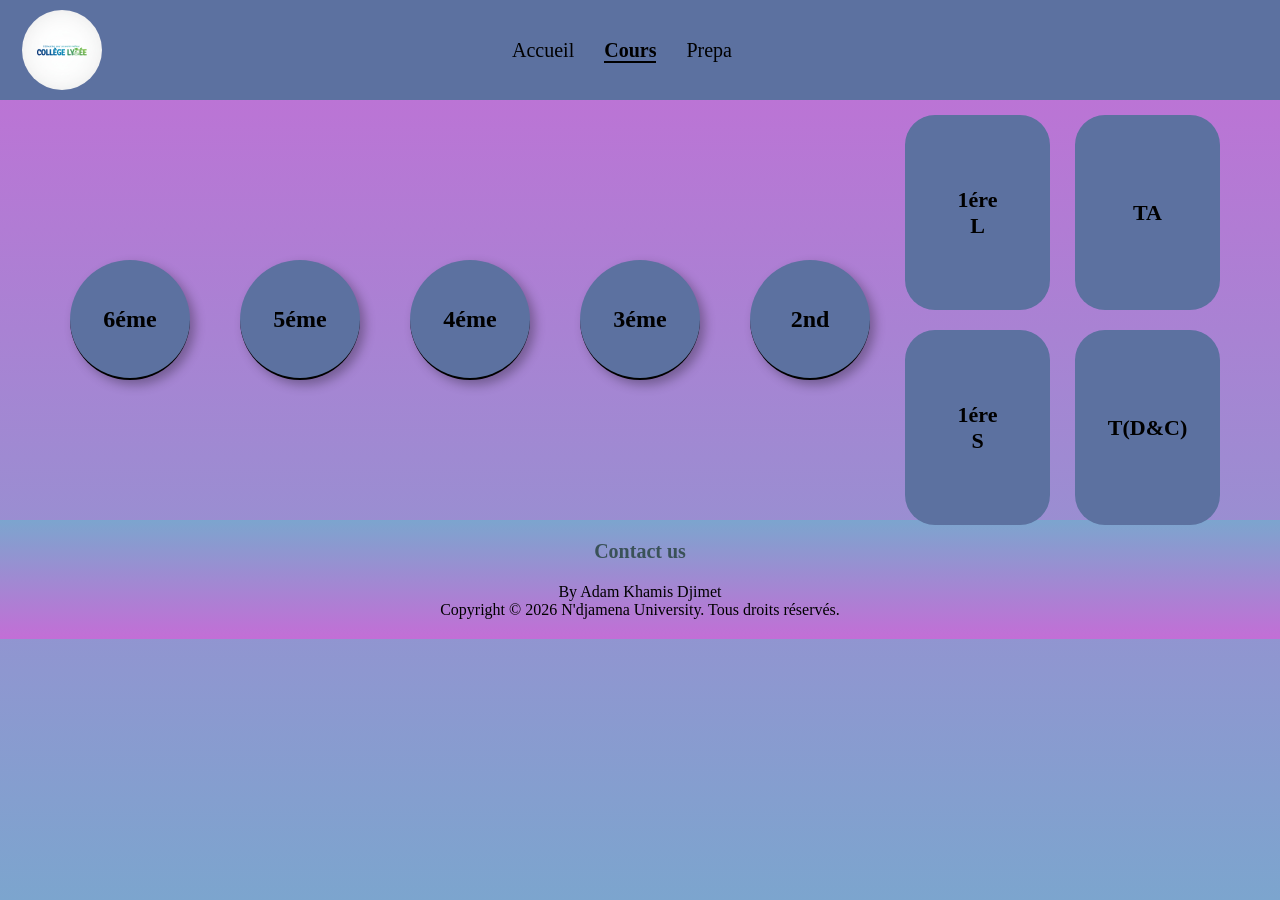
<file: cours.html>
<!DOCTYPE html>
<html lang="fr">
<head>
    <meta charset="UTF-8">
    <title>Document</title>
    <link rel="stylesheet" href="style.css"/>
    <meta name="viewport" content="width=device-width, initial-scale=1.0">
</head>
<body>
    <header>
        <a href="images/logo.jpeg"><img id="logo" src="images/logo.jpeg" alt="Erreur de chargement"  /></a>
        <nav>
            <ul id="top">
                <li class="topliste"><a href="index.html">Accueil</a></li>
                <li class="topliste"><a id="active" href="cours.html">Cours</a></li>
                <li class="topliste"><a href="prepa.html">Prepa</a></li>
            </ul>
        </nav>
    </header>
        <div class="container-licence">
            <div class="licence">
                <a href="https://drive.google.com/drive/folders/110b_bDhDWsl2E_wBkOXLW2j0eJE7vkTx" target="_blank"><h4 id="titre">6éme</h4></a>
            </div>
            <div class="licence">
                <a href="https://drive.google.com/drive/folders/1dXyLwWom_jJAfgvqno3IFfK24Y_eA6Vc" target="_blank"><h4 id="titre">5éme</h4></a>
            </div>
            <div class="licence">
                <a href="https://drive.google.com/drive/folders/16G9k5XErKwnDeDxwHq_Y8xp4Xe8HHNy8" target="_blank"><h4 id="titre">4éme</h4></a>
            </div>
            <div class="licence">
                <a href="https://drive.google.com/drive/folders/1P7I1EPmqEKAiTWFL7VehY2hUytuAkrBP" target="_blank"><h4 id="titre">3éme</h4></a>
            </div>
            <div class="licence">
                <a href="https://drive.google.com/drive/folders/19F7fjpLbJb3-9IUh-aDoPhh2deCNjaAh" target="_blank"><h4 id="titre">2nd</h4></a>
            </div>
            <div class="licence1">
                <a href="https://drive.google.com/drive/folders/1IAMOZkiTy1PEWtt6xJe__urztlajeT7a" target="_blank"><h4 id="titre1">1ére<br>L</h4></a>
                <a href="https://drive.google.com/drive/folders/1rOW77UaguzbHvHEBv11ClWBRkNYGOMUL" target="_blank"><h4 id="titre1">1ére<br>S</h4></a>
            </div>
            <div class="licence1">
                <a href="https://drive.google.com/drive/folders/1FXJ-RImEs5ZL7NufShbE9xuxKIlZP4pA" target="_blank"><h4 id="titre1">TA</h4></a>
                <a href="https://drive.google.com/drive/folders/1ScYgDuRUiwtvGG_c1Yn7fmu5as8rcCu8" target="_blank"><h4 id="titre1">T(D&C)</h4></a>
            </div>
        </div>
    <footer>
            <a href="https://wa.me/23563512047" >
                <p id="contact">Contact us</p></br>
            </a>
            <p class="cprght">By Adam Khamis Djimet</p>
            <p class="cprght">Copyright © 2026 N'djamena University. Tous droits réservés.</p>
    </footer>

</body>
</html>
</file>
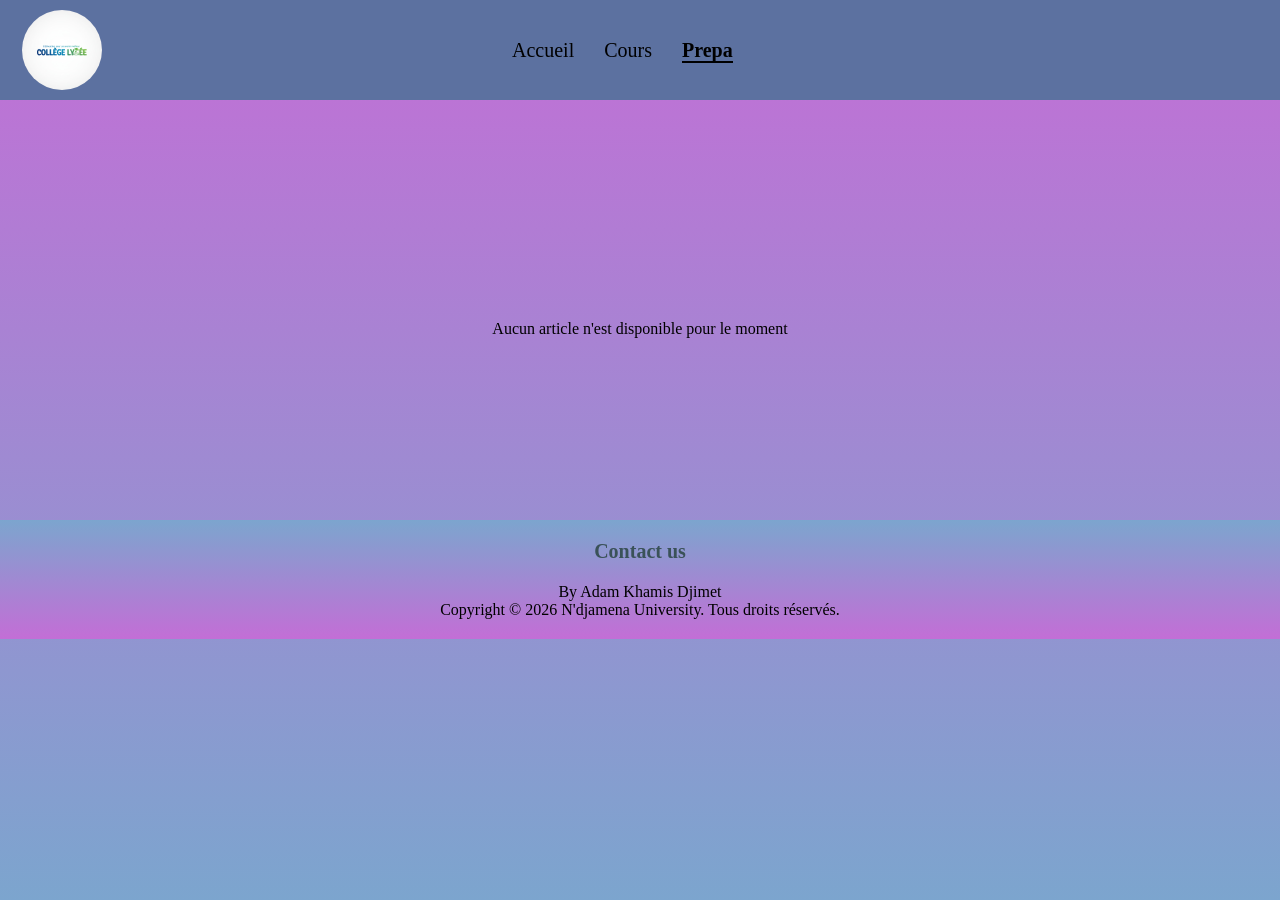
<file: prepa.html>
<!DOCTYPE html>
<html lang="fr">
<head>
    <meta charset="UTF-8">
    <title>Document</title>
    <link rel="stylesheet" href="style.css"/>
    <meta name="viewport" content="width=device-width, initial-scale=1.0">
</head>
<body>
    <header>
        <a href="images/logo.jpeg"><img id="logo" src="images/logo.jpeg" alt="Erreur de chargement"  /></a>
        <nav>
            <ul id="top">
                <li class="topliste"><a href="index.html">Accueil</a></li>
                <li class="topliste"><a href="cours.html">Cours</a></li>
                <li class="topliste"><a id="active" href="prepa.html">Prepa</a></li>
            </ul>
        </nav>
    </header>
    <div class="container-licence">
           <br><br>Aucun article n'est disponible pour le moment<br><br>
    </div>
    <footer>
            <a href="https://wa.me/23563512047" >
                <p id="contact">Contact us</p></br>
            </a>
            <p class="cprght">By Adam Khamis Djimet</p>
            <p class="cprght">Copyright © 2026 N'djamena University. Tous droits réservés.</p>
    </footer>
</body>
</html>
</file>
<file: style.css>
/*  HEADER*/

#logo{
    width: 100px;
    height: 100px;
    display: flex;
    justify-self: start;
    padding: 10px;
    border-radius: 50%;
}
header{
    display: flex;
    align-items: center;

    background-color: #5c71a0;
    color: white;
    padding: 12px;
    height: 100px;
    text-align: center;
    
    
}
#top{
    display: flex;
    margin-left: 400px;
    justify-content: center;
    align-items: center;
    list-style-type: none;
    gap: 30px;
    font-size: 20px;
    
}
.topliste a {
    color: black;
    text-decoration: none;
    transition: all 0.3s ease;
}
.topliste a:hover{
    font-size: 23px ;
    border-bottom: 2px solid black;
    transition: all 0.3s ease;
}
#active{
    list-style-type: none;
    font-weight: bold;
    border-bottom: 2px solid black;
}


/*  CENTER*/

body{
    margin: 0;
    padding: 0;
  
    background-image: linear-gradient(to bottom, #c36ed6, #7ca5ce);
    background-attachment: fixed;
}
*{
    margin: 0;
    padding: 0;
    box-sizing: border-box;
}
h1{
    font-size: 33px;
    text-shadow: 2px 2px 4px rgba(0, 0, 0, 0.5);
    position: center;
    text-align: center;
}
#img1{
    width: 100%;
    height: 500px;
    display: flex;
    justify-content: center;
    padding: 10px;
}
#div1{
    display: flex;
    justify-content: center;
    align-items: center;
    padding: 900px;
}
.container-licence{
    
    height: 400px;
    display: flex;
    justify-content: center;
    align-items: center;
    gap: 20px;
    margin-top: 20px;
}
.licence{
    width: 150px;
    height: 400px;
    border: #5c71a0 solid 0px;
    border-radius: 2px;
    transition: all 0.3s ease;
    text-align: center;
    display: flex;
    justify-content: center;
    
}
.licence1{
    width: 150px;
    height: 400px;
    border: #5c71a0 solid 0px;
    gap: 20px;
    transition: all 0.3s ease;
    text-align: center;
    display: flex;
    flex-direction: column;
    justify-content: center;
}
#titre {
    border-bottom: 2px solid black;
    width: 120px ;
    height: 120px;
    border-radius: 50%;
    margin-top: 140px;
    background-color: #5c71a0;
    display: flex;
    justify-content: center;
    align-items: center;
    box-shadow: 5px 5px 11px rgba(0, 0, 0, 0.3);
    cursor: pointer;
    transition: all 0.3s ease;
}
.licence a {
    color: black;
    text-decoration: none;
    font-size:24px;
}
.licence1 a {
    color: black;
    text-decoration: none;
    font-size:22px;
}
#titre1 {
    width: 145px ;
    height: 195px;
    border-radius: 30px;
    background-color: #5c71a0;
    display: flex;
    justify-content: center;
    align-items: center;
}
#titre1:hover { 
    width: 155px ;
    height: 205px;
    transition: all 0.3s ease;
    box-shadow: 12px 14px 16px rgba(0, 0, 0, 0.3);
}
#titre:hover{
    width: 130px ;
    height: 130px;
    margin-top: 140px;
    transition: all 0.3s ease;
    box-shadow: 12px 14px 16px rgba(0, 0, 0, 0.3);
}
#listefiliere{
    list-style-type: none;
    text-align: center;
    display: flex;
    justify-content: center;
    flex-direction: column;
    gap: 30px;
    font-size: 18px;
    height: 100px;
    margin-top: 100px;
    transition: all 0.3s ease;
}
#listefiliere:hover{
    font-size: 22px;
    transition: all 0.3s ease;
}
.filiere a {
    color: black;
    text-decoration: none;
    transition: all 0.3s ease;
    
}
.filiere a:hover{
    color: black;
    font-size: 24px;
    border-bottom: 2px solid black;
    background-color: lightgrey;
    transition: all 0.3s ease;
}

/*  FOOTER*/



footer {
    display: flex;
    flex-direction: column;
    align-items: center;
    justify-content: center;
    background-image: linear-gradient(to bottom, #7ca5ce, #c36ed6);
    color: black;
    padding: 20px;
    text-align: center;
    text-decoration: none;
}
footer a {
    text-decoration: none;
    text-align: center;
}
#contact{
    width: 125px;
    height: 25px;
    color: rgb(58, 82, 88);
    text-decoration: none;
    font-size: 20px;
    font-weight: bold;
    transition: all 0.3s ease;  
}
#contact:hover {
    width: 125px;
    height: 25px;
    border: 0px solid white;
    color: black;
    text-decoration: none;
    font-size: 22px;
    transition: all 0.3s ease;
}

/* --------- Responsive : règles non-intrusives pour tablettes / téléphones --------- */
@media (max-width: 1024px) {
    header{ padding: 12px 16px; height: auto; }
    #top{ margin-left: 0; gap: 20px; }
    #img1{ max-height: 420px; }
    #div1{ padding: 20px; }
    .container-licence{ gap: 14px; }
    .licence, .licence1{ width: 48%; height: auto; }
    #listefiliere{ margin-top: 50px; }
}

@media (max-width: 768px) {
    #logo{ width: 80px; height: 80px; }
    h1{ font-size: 26px; }
    #top{ gap: 14px; font-size: 16px; }
    #img1{ max-height: 360px; }
    #div1{ padding: 12px; }
    .container-licence{ flex-direction: column; align-items: center; height: auto; }
    .licence, .licence1{ width: 75%; max-width: 360px; }
    #titre{ margin-top: 40px; width: 100px; height: 100px; }
    #titre1{ width: 120px; height: 160px; }
}

@media (max-width: 480px) {
    body{ background-attachment: scroll; }
    #logo{ width: 64px; height: 64px; padding: 6px; }
    header{ padding: 8px; }
    h1{ font-size: 20px; }
    #top{ gap: 10px; font-size: 14px; flex-wrap: wrap; }
    #top li{ padding: 6px 8px; }
    #img1{ max-height: 240px; }
    #div1{ padding: 8px; }
    .container-licence{ gap: 12px; }
    .licence, .licence1{ width: 100%; max-width: 420px; height: auto; }
    #titre, #titre1{ width: 84px; height: 84px; margin-top: 12px; }
    #titre:hover, #titre1:hover{ box-shadow: none; transform: none; }
    #listefiliere{ margin-top: 30px; gap: 18px; }
    .topliste a, .filiere a{ white-space: nowrap; }
}

/* petites améliorations d'interaction pour écrans tactiles */
@media (hover: none) {
    .topliste a:hover, .filiere a:hover, #titre:hover, #titre1:hover { transform: none; box-shadow: none; }
}

/* Fin responsive */
</file>
